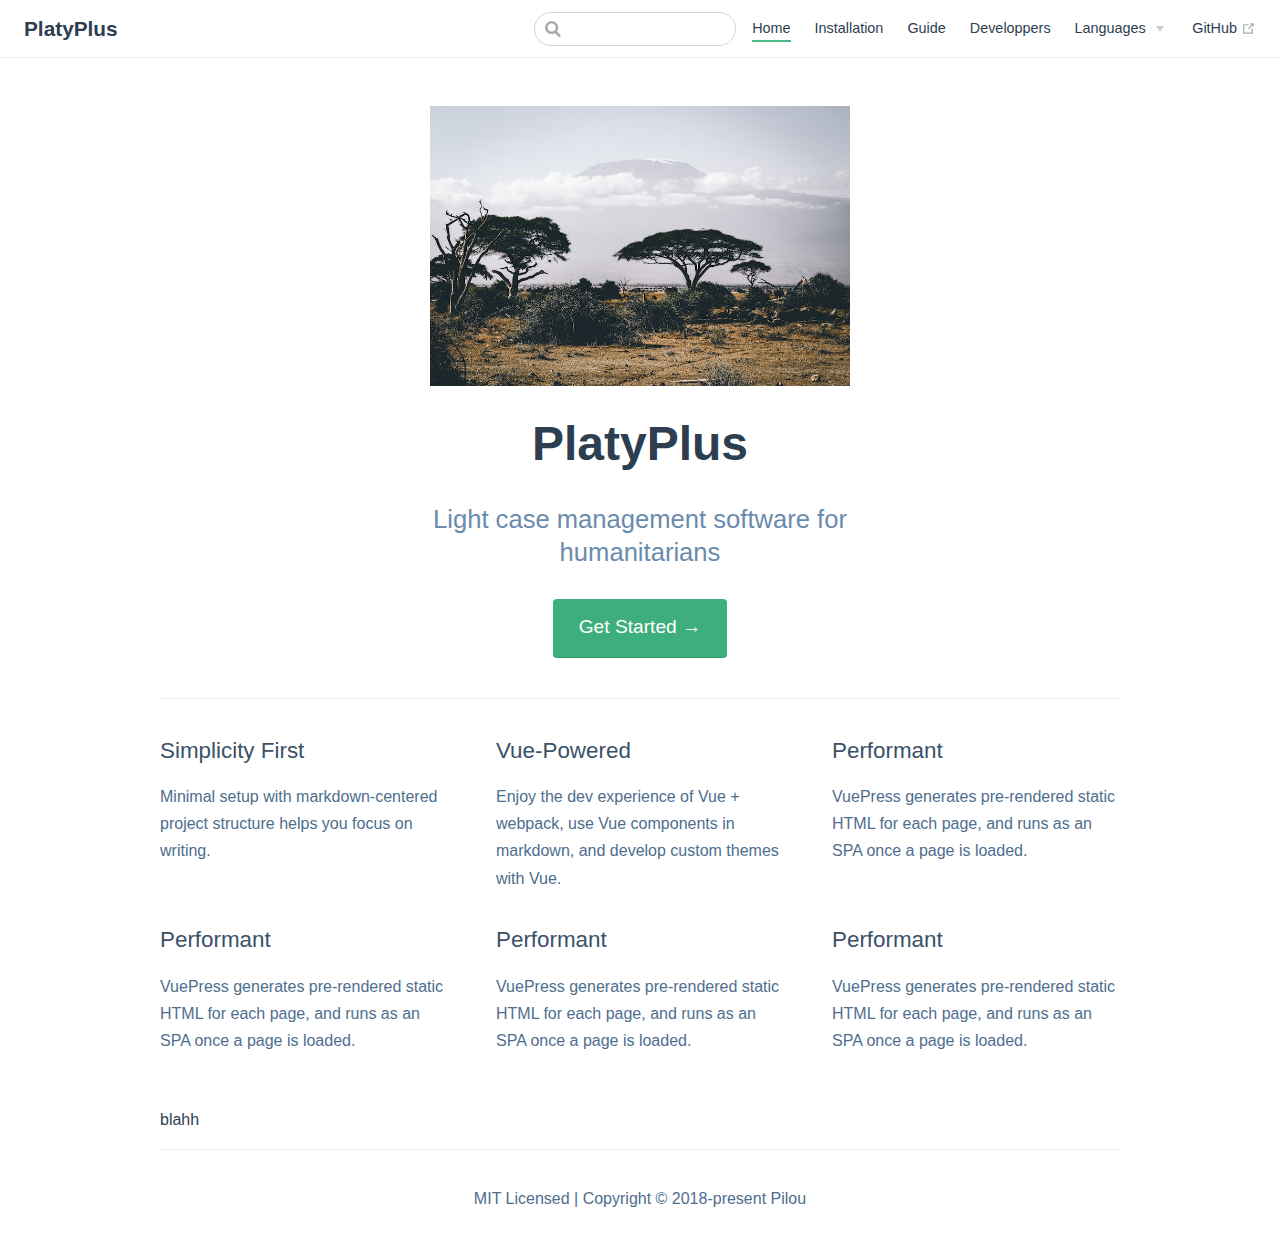
<file: index.html>
<!DOCTYPE html>
<html lang="en-US">
  <head>
    <meta charset="utf-8">
    <meta name="viewport" content="width=device-width,initial-scale=1">
    <title>PlatyPlus</title>
    <meta name="description" content="Platyplus documentation">
    
    <meta name="keywords"><meta content="my SEO keywords">
    <link rel="preload" href="/assets/css/0.styles.4b189ea6.css" as="style"><link rel="preload" href="/assets/js/app.182d53c4.js" as="script"><link rel="preload" href="/assets/js/3.6ce33c1e.js" as="script"><link rel="preload" href="/assets/js/6.6515a4de.js" as="script"><link rel="prefetch" href="/assets/js/10.962658ef.js"><link rel="prefetch" href="/assets/js/11.d2d63bf4.js"><link rel="prefetch" href="/assets/js/12.b4a25540.js"><link rel="prefetch" href="/assets/js/13.57060928.js"><link rel="prefetch" href="/assets/js/14.542d9903.js"><link rel="prefetch" href="/assets/js/15.75240c6d.js"><link rel="prefetch" href="/assets/js/16.a61ce536.js"><link rel="prefetch" href="/assets/js/4.11afba38.js"><link rel="prefetch" href="/assets/js/5.b9f835c3.js"><link rel="prefetch" href="/assets/js/7.262b1d03.js"><link rel="prefetch" href="/assets/js/8.c9618100.js"><link rel="prefetch" href="/assets/js/9.6a427941.js"><link rel="prefetch" href="/assets/js/vendors~docsearch.ecde484d.js">
    <link rel="stylesheet" href="/assets/css/0.styles.4b189ea6.css">
  </head>
  <body>
    <div id="app" data-server-rendered="true"><div class="theme-container no-sidebar"><header class="navbar"><div class="sidebar-button"><svg xmlns="http://www.w3.org/2000/svg" aria-hidden="true" role="img" viewBox="0 0 448 512" class="icon"><path fill="currentColor" d="M436 124H12c-6.627 0-12-5.373-12-12V80c0-6.627 5.373-12 12-12h424c6.627 0 12 5.373 12 12v32c0 6.627-5.373 12-12 12zm0 160H12c-6.627 0-12-5.373-12-12v-32c0-6.627 5.373-12 12-12h424c6.627 0 12 5.373 12 12v32c0 6.627-5.373 12-12 12zm0 160H12c-6.627 0-12-5.373-12-12v-32c0-6.627 5.373-12 12-12h424c6.627 0 12 5.373 12 12v32c0 6.627-5.373 12-12 12z"></path></svg></div> <a href="/" class="home-link router-link-exact-active router-link-active"><!----> <span class="site-name">PlatyPlus</span></a> <div class="links"><form id="search-form" role="search" class="algolia-search-wrapper search-box"><input id="algolia-search-input" class="search-query"></form> <nav class="nav-links can-hide"><div class="nav-item"><a href="/" class="nav-link router-link-exact-active router-link-active">Home</a></div><div class="nav-item"><a href="/installation/" class="nav-link">Installation</a></div><div class="nav-item"><a href="/guide/" class="nav-link">Guide</a></div><div class="nav-item"><a href="/dev/" class="nav-link">Developpers</a></div><div class="nav-item"><div class="dropdown-wrapper"><a class="dropdown-title"><span class="title">Languages</span> <span class="arrow right"></span></a> <ul class="nav-dropdown" style="display:none;"><li class="dropdown-item"><!----> <a href="/" class="nav-link router-link-exact-active router-link-active">English</a></li><li class="dropdown-item"><!----> <a href="/fr/" class="nav-link">Français</a></li></ul></div></div> <a href="https://github.com/platyplus/platyplus" target="_blank" rel="noopener noreferrer" class="repo-link">
    GitHub
    <svg xmlns="http://www.w3.org/2000/svg" aria-hidden="true" x="0px" y="0px" viewBox="0 0 100 100" width="15" height="15" class="icon outbound"><path fill="currentColor" d="M18.8,85.1h56l0,0c2.2,0,4-1.8,4-4v-32h-8v28h-48v-48h28v-8h-32l0,0c-2.2,0-4,1.8-4,4v56C14.8,83.3,16.6,85.1,18.8,85.1z"></path> <polygon fill="currentColor" points="45.7,48.7 51.3,54.3 77.2,28.5 77.2,37.2 85.2,37.2 85.2,14.9 62.8,14.9 62.8,22.9 71.5,22.9"></polygon></svg></a></nav></div></header> <div class="sidebar-mask"></div> <aside class="sidebar"><nav class="nav-links"><div class="nav-item"><a href="/" class="nav-link router-link-exact-active router-link-active">Home</a></div><div class="nav-item"><a href="/installation/" class="nav-link">Installation</a></div><div class="nav-item"><a href="/guide/" class="nav-link">Guide</a></div><div class="nav-item"><a href="/dev/" class="nav-link">Developpers</a></div><div class="nav-item"><div class="dropdown-wrapper"><a class="dropdown-title"><span class="title">Languages</span> <span class="arrow right"></span></a> <ul class="nav-dropdown" style="display:none;"><li class="dropdown-item"><!----> <a href="/" class="nav-link router-link-exact-active router-link-active">English</a></li><li class="dropdown-item"><!----> <a href="/fr/" class="nav-link">Français</a></li></ul></div></div> <a href="https://github.com/platyplus/platyplus" target="_blank" rel="noopener noreferrer" class="repo-link">
    GitHub
    <svg xmlns="http://www.w3.org/2000/svg" aria-hidden="true" x="0px" y="0px" viewBox="0 0 100 100" width="15" height="15" class="icon outbound"><path fill="currentColor" d="M18.8,85.1h56l0,0c2.2,0,4-1.8,4-4v-32h-8v28h-48v-48h28v-8h-32l0,0c-2.2,0-4,1.8-4,4v56C14.8,83.3,16.6,85.1,18.8,85.1z"></path> <polygon fill="currentColor" points="45.7,48.7 51.3,54.3 77.2,28.5 77.2,37.2 85.2,37.2 85.2,14.9 62.8,14.9 62.8,22.9 71.5,22.9"></polygon></svg></a></nav>  <ul class="sidebar-links"><li><a href="/" class="active sidebar-link">Home</a></li><li><a href="/installation/" class="sidebar-link">Installation</a></li><li><a href="/guide/" class="sidebar-link">User guide</a></li><li><section class="sidebar-group depth-0"><a href="/dev/" class="sidebar-heading clickable"><span>Developpers</span> <!----></a> <ul class="sidebar-links sidebar-group-items"><li><a href="/dev/installation.html" class="sidebar-link">Installation</a></li><li><a href="/dev/schema.html" class="sidebar-link">Database schema</a></li><li><a href="/dev/store.html" class="sidebar-link">Store</a></li></ul></section></li></ul> </aside> <main aria-labelledby="main-title" class="home"><header class="hero"><img src="hero.jpg" alt="hero"> <h1 id="main-title">PlatyPlus</h1> <p class="description">
      Light case management software for humanitarians
    </p> <p class="action"><a href="/installation/" class="nav-link action-button">Get Started →</a></p></header> <div class="features"><div class="feature"><h2>Simplicity First</h2> <p>Minimal setup with markdown-centered project structure helps you focus on writing.</p></div><div class="feature"><h2>Vue-Powered</h2> <p>Enjoy the dev experience of Vue + webpack, use Vue components in markdown, and develop custom themes with Vue.</p></div><div class="feature"><h2>Performant</h2> <p>VuePress generates pre-rendered static HTML for each page, and runs as an SPA once a page is loaded.</p></div><div class="feature"><h2>Performant</h2> <p>VuePress generates pre-rendered static HTML for each page, and runs as an SPA once a page is loaded.</p></div><div class="feature"><h2>Performant</h2> <p>VuePress generates pre-rendered static HTML for each page, and runs as an SPA once a page is loaded.</p></div><div class="feature"><h2>Performant</h2> <p>VuePress generates pre-rendered static HTML for each page, and runs as an SPA once a page is loaded.</p></div></div> <div class="theme-default-content custom content__default"><p>blahh</p></div> <div class="footer">
    MIT Licensed | Copyright © 2018-present Pilou
  </div></main></div><div class="global-ui"><SWUpdatePopup></SWUpdatePopup><!----></div></div>
    <script src="/assets/js/app.182d53c4.js" defer></script><script src="/assets/js/3.6ce33c1e.js" defer></script><script src="/assets/js/6.6515a4de.js" defer></script>
  </body>
</html>
</file>
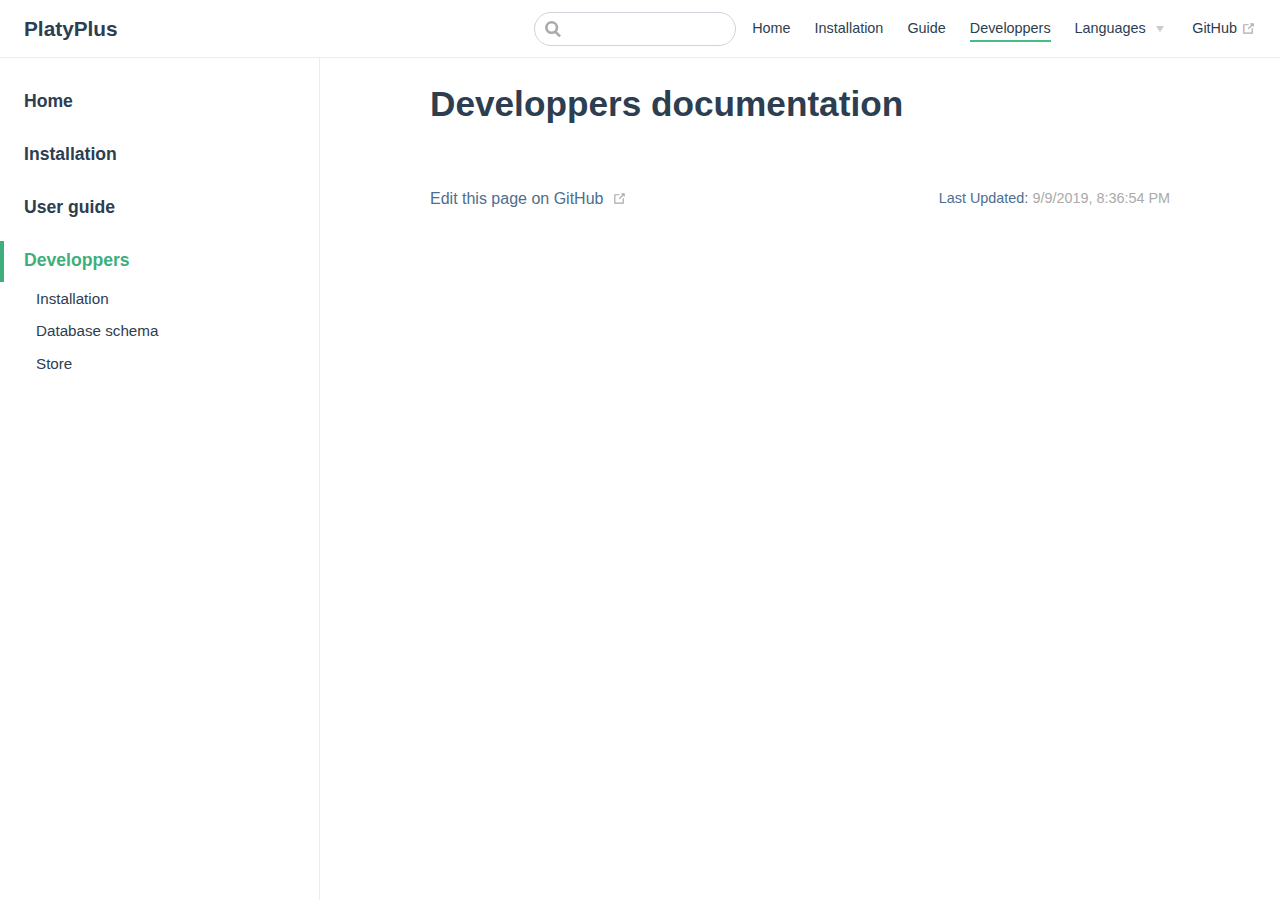
<file: dev/index.html>
<!DOCTYPE html>
<html lang="en-US">
  <head>
    <meta charset="utf-8">
    <meta name="viewport" content="width=device-width,initial-scale=1">
    <title>Developpers | PlatyPlus</title>
    <meta name="description" content="Platyplus documentation">
    
    
    <link rel="preload" href="/assets/css/0.styles.4b189ea6.css" as="style"><link rel="preload" href="/assets/js/app.182d53c4.js" as="script"><link rel="preload" href="/assets/js/3.6ce33c1e.js" as="script"><link rel="preload" href="/assets/js/7.262b1d03.js" as="script"><link rel="prefetch" href="/assets/js/10.962658ef.js"><link rel="prefetch" href="/assets/js/11.d2d63bf4.js"><link rel="prefetch" href="/assets/js/12.b4a25540.js"><link rel="prefetch" href="/assets/js/13.57060928.js"><link rel="prefetch" href="/assets/js/14.542d9903.js"><link rel="prefetch" href="/assets/js/15.75240c6d.js"><link rel="prefetch" href="/assets/js/16.a61ce536.js"><link rel="prefetch" href="/assets/js/4.11afba38.js"><link rel="prefetch" href="/assets/js/5.b9f835c3.js"><link rel="prefetch" href="/assets/js/6.6515a4de.js"><link rel="prefetch" href="/assets/js/8.c9618100.js"><link rel="prefetch" href="/assets/js/9.6a427941.js"><link rel="prefetch" href="/assets/js/vendors~docsearch.ecde484d.js">
    <link rel="stylesheet" href="/assets/css/0.styles.4b189ea6.css">
  </head>
  <body>
    <div id="app" data-server-rendered="true"><div class="theme-container"><header class="navbar"><div class="sidebar-button"><svg xmlns="http://www.w3.org/2000/svg" aria-hidden="true" role="img" viewBox="0 0 448 512" class="icon"><path fill="currentColor" d="M436 124H12c-6.627 0-12-5.373-12-12V80c0-6.627 5.373-12 12-12h424c6.627 0 12 5.373 12 12v32c0 6.627-5.373 12-12 12zm0 160H12c-6.627 0-12-5.373-12-12v-32c0-6.627 5.373-12 12-12h424c6.627 0 12 5.373 12 12v32c0 6.627-5.373 12-12 12zm0 160H12c-6.627 0-12-5.373-12-12v-32c0-6.627 5.373-12 12-12h424c6.627 0 12 5.373 12 12v32c0 6.627-5.373 12-12 12z"></path></svg></div> <a href="/" class="home-link router-link-active"><!----> <span class="site-name">PlatyPlus</span></a> <div class="links"><form id="search-form" role="search" class="algolia-search-wrapper search-box"><input id="algolia-search-input" class="search-query"></form> <nav class="nav-links can-hide"><div class="nav-item"><a href="/" class="nav-link">Home</a></div><div class="nav-item"><a href="/installation/" class="nav-link">Installation</a></div><div class="nav-item"><a href="/guide/" class="nav-link">Guide</a></div><div class="nav-item"><a href="/dev/" class="nav-link router-link-exact-active router-link-active">Developpers</a></div><div class="nav-item"><div class="dropdown-wrapper"><a class="dropdown-title"><span class="title">Languages</span> <span class="arrow right"></span></a> <ul class="nav-dropdown" style="display:none;"><li class="dropdown-item"><!----> <a href="/dev/" class="nav-link router-link-exact-active router-link-active">English</a></li><li class="dropdown-item"><!----> <a href="/fr/dev/" class="nav-link">Français</a></li></ul></div></div> <a href="https://github.com/platyplus/platyplus" target="_blank" rel="noopener noreferrer" class="repo-link">
    GitHub
    <svg xmlns="http://www.w3.org/2000/svg" aria-hidden="true" x="0px" y="0px" viewBox="0 0 100 100" width="15" height="15" class="icon outbound"><path fill="currentColor" d="M18.8,85.1h56l0,0c2.2,0,4-1.8,4-4v-32h-8v28h-48v-48h28v-8h-32l0,0c-2.2,0-4,1.8-4,4v56C14.8,83.3,16.6,85.1,18.8,85.1z"></path> <polygon fill="currentColor" points="45.7,48.7 51.3,54.3 77.2,28.5 77.2,37.2 85.2,37.2 85.2,14.9 62.8,14.9 62.8,22.9 71.5,22.9"></polygon></svg></a></nav></div></header> <div class="sidebar-mask"></div> <aside class="sidebar"><nav class="nav-links"><div class="nav-item"><a href="/" class="nav-link">Home</a></div><div class="nav-item"><a href="/installation/" class="nav-link">Installation</a></div><div class="nav-item"><a href="/guide/" class="nav-link">Guide</a></div><div class="nav-item"><a href="/dev/" class="nav-link router-link-exact-active router-link-active">Developpers</a></div><div class="nav-item"><div class="dropdown-wrapper"><a class="dropdown-title"><span class="title">Languages</span> <span class="arrow right"></span></a> <ul class="nav-dropdown" style="display:none;"><li class="dropdown-item"><!----> <a href="/dev/" class="nav-link router-link-exact-active router-link-active">English</a></li><li class="dropdown-item"><!----> <a href="/fr/dev/" class="nav-link">Français</a></li></ul></div></div> <a href="https://github.com/platyplus/platyplus" target="_blank" rel="noopener noreferrer" class="repo-link">
    GitHub
    <svg xmlns="http://www.w3.org/2000/svg" aria-hidden="true" x="0px" y="0px" viewBox="0 0 100 100" width="15" height="15" class="icon outbound"><path fill="currentColor" d="M18.8,85.1h56l0,0c2.2,0,4-1.8,4-4v-32h-8v28h-48v-48h28v-8h-32l0,0c-2.2,0-4,1.8-4,4v56C14.8,83.3,16.6,85.1,18.8,85.1z"></path> <polygon fill="currentColor" points="45.7,48.7 51.3,54.3 77.2,28.5 77.2,37.2 85.2,37.2 85.2,14.9 62.8,14.9 62.8,22.9 71.5,22.9"></polygon></svg></a></nav>  <ul class="sidebar-links"><li><a href="/" class="sidebar-link">Home</a></li><li><a href="/installation/" class="sidebar-link">Installation</a></li><li><a href="/guide/" class="sidebar-link">User guide</a></li><li><section class="sidebar-group depth-0"><a href="/dev/" class="sidebar-heading clickable router-link-exact-active router-link-active active"><span>Developpers</span> <!----></a> <ul class="sidebar-links sidebar-group-items"><li><a href="/dev/installation.html" class="sidebar-link">Installation</a></li><li><a href="/dev/schema.html" class="sidebar-link">Database schema</a></li><li><a href="/dev/store.html" class="sidebar-link">Store</a></li></ul></section></li></ul> </aside> <main class="page"> <div class="theme-default-content content__default"><h1 id="developpers-documentation"><a href="#developpers-documentation" aria-hidden="true" class="header-anchor">#</a> Developpers documentation</h1></div> <footer class="page-edit"><div class="edit-link"><a href="https://github.com/platyplus/platyplus/edit/master/docs/dev/README.md" target="_blank" rel="noopener noreferrer">Edit this page on GitHub</a> <svg xmlns="http://www.w3.org/2000/svg" aria-hidden="true" x="0px" y="0px" viewBox="0 0 100 100" width="15" height="15" class="icon outbound"><path fill="currentColor" d="M18.8,85.1h56l0,0c2.2,0,4-1.8,4-4v-32h-8v28h-48v-48h28v-8h-32l0,0c-2.2,0-4,1.8-4,4v56C14.8,83.3,16.6,85.1,18.8,85.1z"></path> <polygon fill="currentColor" points="45.7,48.7 51.3,54.3 77.2,28.5 77.2,37.2 85.2,37.2 85.2,14.9 62.8,14.9 62.8,22.9 71.5,22.9"></polygon></svg></div> <div class="last-updated"><span class="prefix">Last Updated: </span> <span class="time">9/9/2019, 8:36:54 PM</span></div></footer> <!----> </main></div><div class="global-ui"><SWUpdatePopup></SWUpdatePopup><!----></div></div>
    <script src="/assets/js/app.182d53c4.js" defer></script><script src="/assets/js/3.6ce33c1e.js" defer></script><script src="/assets/js/7.262b1d03.js" defer></script>
  </body>
</html>
</file>
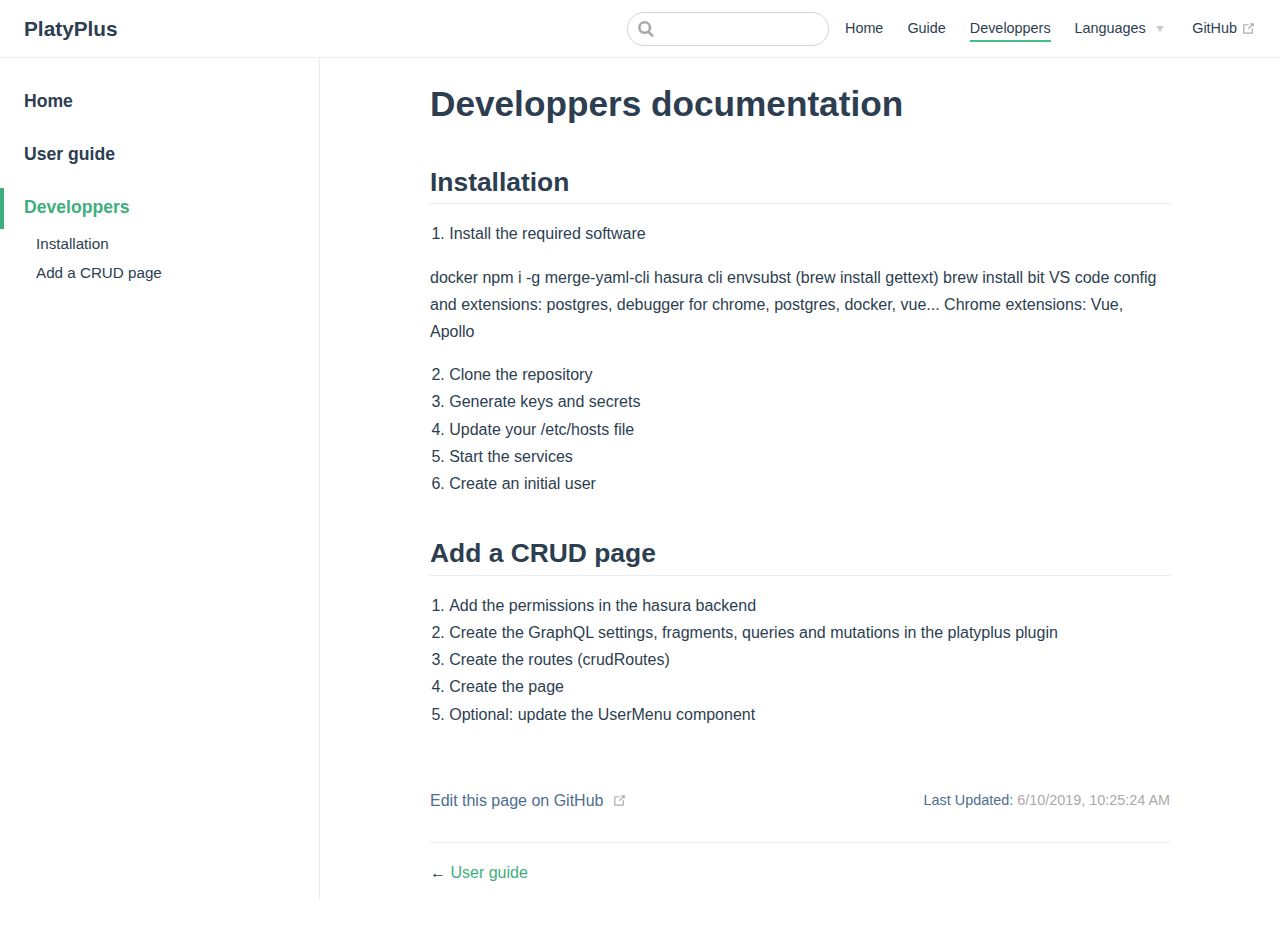
<file: developpers/index.html>
<!DOCTYPE html>
<html lang="en-US">
  <head>
    <meta charset="utf-8">
    <meta name="viewport" content="width=device-width,initial-scale=1">
    <title>Developpers | PlatyPlus</title>
    <meta name="description" content="Platyplus documentation">
    
    
    <link rel="preload" href="/assets/css/0.styles.9b1616df.css" as="style"><link rel="preload" href="/assets/js/app.f4e1cf6b.js" as="script"><link rel="preload" href="/assets/js/3.d8875d9e.js" as="script"><link rel="preload" href="/assets/js/7.95c368e9.js" as="script"><link rel="prefetch" href="/assets/js/10.ffbf8541.js"><link rel="prefetch" href="/assets/js/11.b8af6c1b.js"><link rel="prefetch" href="/assets/js/12.ef36da34.js"><link rel="prefetch" href="/assets/js/13.372e3d40.js"><link rel="prefetch" href="/assets/js/4.959b20b7.js"><link rel="prefetch" href="/assets/js/5.e12ce3e3.js"><link rel="prefetch" href="/assets/js/6.3548701e.js"><link rel="prefetch" href="/assets/js/8.7ee9b8b1.js"><link rel="prefetch" href="/assets/js/9.7263699d.js"><link rel="prefetch" href="/assets/js/vendors~docsearch.365e4674.js">
    <link rel="stylesheet" href="/assets/css/0.styles.9b1616df.css">
  </head>
  <body>
    <div id="app" data-server-rendered="true"><div class="theme-container"><header class="navbar"><div class="sidebar-button"><svg xmlns="http://www.w3.org/2000/svg" aria-hidden="true" role="img" viewBox="0 0 448 512" class="icon"><path fill="currentColor" d="M436 124H12c-6.627 0-12-5.373-12-12V80c0-6.627 5.373-12 12-12h424c6.627 0 12 5.373 12 12v32c0 6.627-5.373 12-12 12zm0 160H12c-6.627 0-12-5.373-12-12v-32c0-6.627 5.373-12 12-12h424c6.627 0 12 5.373 12 12v32c0 6.627-5.373 12-12 12zm0 160H12c-6.627 0-12-5.373-12-12v-32c0-6.627 5.373-12 12-12h424c6.627 0 12 5.373 12 12v32c0 6.627-5.373 12-12 12z"></path></svg></div> <a href="/" class="home-link router-link-active"><!----> <span class="site-name">PlatyPlus</span></a> <div class="links"><form id="search-form" role="search" class="algolia-search-wrapper search-box"><input id="algolia-search-input" class="search-query"></form> <nav class="nav-links can-hide"><div class="nav-item"><a href="/" class="nav-link">Home</a></div><div class="nav-item"><a href="/guide/" class="nav-link">Guide</a></div><div class="nav-item"><a href="/developpers/" class="nav-link router-link-exact-active router-link-active">Developpers</a></div><div class="nav-item"><div class="dropdown-wrapper"><a class="dropdown-title"><span class="title">Languages</span> <span class="arrow right"></span></a> <ul class="nav-dropdown" style="display:none;"><li class="dropdown-item"><!----> <a href="/developpers/" class="nav-link router-link-exact-active router-link-active">English</a></li><li class="dropdown-item"><!----> <a href="/fr/developpers/" class="nav-link">Français</a></li></ul></div></div> <a href="https://github.com/platyplus/platyplus" target="_blank" rel="noopener noreferrer" class="repo-link">
    GitHub
    <svg xmlns="http://www.w3.org/2000/svg" aria-hidden="true" x="0px" y="0px" viewBox="0 0 100 100" width="15" height="15" class="icon outbound"><path fill="currentColor" d="M18.8,85.1h56l0,0c2.2,0,4-1.8,4-4v-32h-8v28h-48v-48h28v-8h-32l0,0c-2.2,0-4,1.8-4,4v56C14.8,83.3,16.6,85.1,18.8,85.1z"></path> <polygon fill="currentColor" points="45.7,48.7 51.3,54.3 77.2,28.5 77.2,37.2 85.2,37.2 85.2,14.9 62.8,14.9 62.8,22.9 71.5,22.9"></polygon></svg></a></nav></div></header> <div class="sidebar-mask"></div> <aside class="sidebar"><nav class="nav-links"><div class="nav-item"><a href="/" class="nav-link">Home</a></div><div class="nav-item"><a href="/guide/" class="nav-link">Guide</a></div><div class="nav-item"><a href="/developpers/" class="nav-link router-link-exact-active router-link-active">Developpers</a></div><div class="nav-item"><div class="dropdown-wrapper"><a class="dropdown-title"><span class="title">Languages</span> <span class="arrow right"></span></a> <ul class="nav-dropdown" style="display:none;"><li class="dropdown-item"><!----> <a href="/developpers/" class="nav-link router-link-exact-active router-link-active">English</a></li><li class="dropdown-item"><!----> <a href="/fr/developpers/" class="nav-link">Français</a></li></ul></div></div> <a href="https://github.com/platyplus/platyplus" target="_blank" rel="noopener noreferrer" class="repo-link">
    GitHub
    <svg xmlns="http://www.w3.org/2000/svg" aria-hidden="true" x="0px" y="0px" viewBox="0 0 100 100" width="15" height="15" class="icon outbound"><path fill="currentColor" d="M18.8,85.1h56l0,0c2.2,0,4-1.8,4-4v-32h-8v28h-48v-48h28v-8h-32l0,0c-2.2,0-4,1.8-4,4v56C14.8,83.3,16.6,85.1,18.8,85.1z"></path> <polygon fill="currentColor" points="45.7,48.7 51.3,54.3 77.2,28.5 77.2,37.2 85.2,37.2 85.2,14.9 62.8,14.9 62.8,22.9 71.5,22.9"></polygon></svg></a></nav>  <ul class="sidebar-links"><li><a href="/" class="sidebar-link">Home</a></li><li><a href="/guide/" class="sidebar-link">User guide</a></li><li><a href="/developpers/" class="active sidebar-link">Developpers</a><ul class="sidebar-sub-headers"><li class="sidebar-sub-header"><a href="/developpers/#installation" class="sidebar-link">Installation</a></li><li class="sidebar-sub-header"><a href="/developpers/#add-a-crud-page" class="sidebar-link">Add a CRUD page</a></li></ul></li></ul> </aside> <main class="page"> <div class="theme-default-content content__default"><h1 id="developpers-documentation"><a href="#developpers-documentation" aria-hidden="true" class="header-anchor">#</a> Developpers documentation</h1> <h2 id="installation"><a href="#installation" aria-hidden="true" class="header-anchor">#</a> Installation</h2> <ol><li>Install the required software</li></ol> <p>docker
npm i -g merge-yaml-cli
hasura cli
envsubst (brew install gettext)
brew install bit
VS code config and extensions: postgres, debugger for chrome, postgres, docker, vue...
Chrome extensions: Vue, Apollo</p> <ol start="2"><li>Clone the repository</li> <li>Generate keys and secrets</li> <li>Update your /etc/hosts file</li> <li>Start the services</li> <li>Create an initial user</li></ol> <h2 id="add-a-crud-page"><a href="#add-a-crud-page" aria-hidden="true" class="header-anchor">#</a> Add a CRUD page</h2> <ol><li>Add the permissions in the hasura backend</li> <li>Create the GraphQL settings, fragments, queries and mutations in the platyplus plugin</li> <li>Create the routes (crudRoutes)</li> <li>Create the page</li> <li>Optional: update the UserMenu component</li></ol></div> <footer class="page-edit"><div class="edit-link"><a href="https://github.com/platyplus/platyplus/edit/master/docs/developpers/README.md" target="_blank" rel="noopener noreferrer">Edit this page on GitHub</a> <svg xmlns="http://www.w3.org/2000/svg" aria-hidden="true" x="0px" y="0px" viewBox="0 0 100 100" width="15" height="15" class="icon outbound"><path fill="currentColor" d="M18.8,85.1h56l0,0c2.2,0,4-1.8,4-4v-32h-8v28h-48v-48h28v-8h-32l0,0c-2.2,0-4,1.8-4,4v56C14.8,83.3,16.6,85.1,18.8,85.1z"></path> <polygon fill="currentColor" points="45.7,48.7 51.3,54.3 77.2,28.5 77.2,37.2 85.2,37.2 85.2,14.9 62.8,14.9 62.8,22.9 71.5,22.9"></polygon></svg></div> <div class="last-updated"><span class="prefix">Last Updated: </span> <span class="time">6/10/2019, 10:25:24 AM</span></div></footer> <div class="page-nav"><p class="inner"><span class="prev">
        ←
        <a href="/guide/" class="prev">
          User guide
        </a></span> <!----></p></div> </main></div><div class="global-ui"><SWUpdatePopup></SWUpdatePopup><!----></div></div>
    <script src="/assets/js/app.f4e1cf6b.js" defer></script><script src="/assets/js/3.d8875d9e.js" defer></script><script src="/assets/js/7.95c368e9.js" defer></script>
  </body>
</html>
</file>
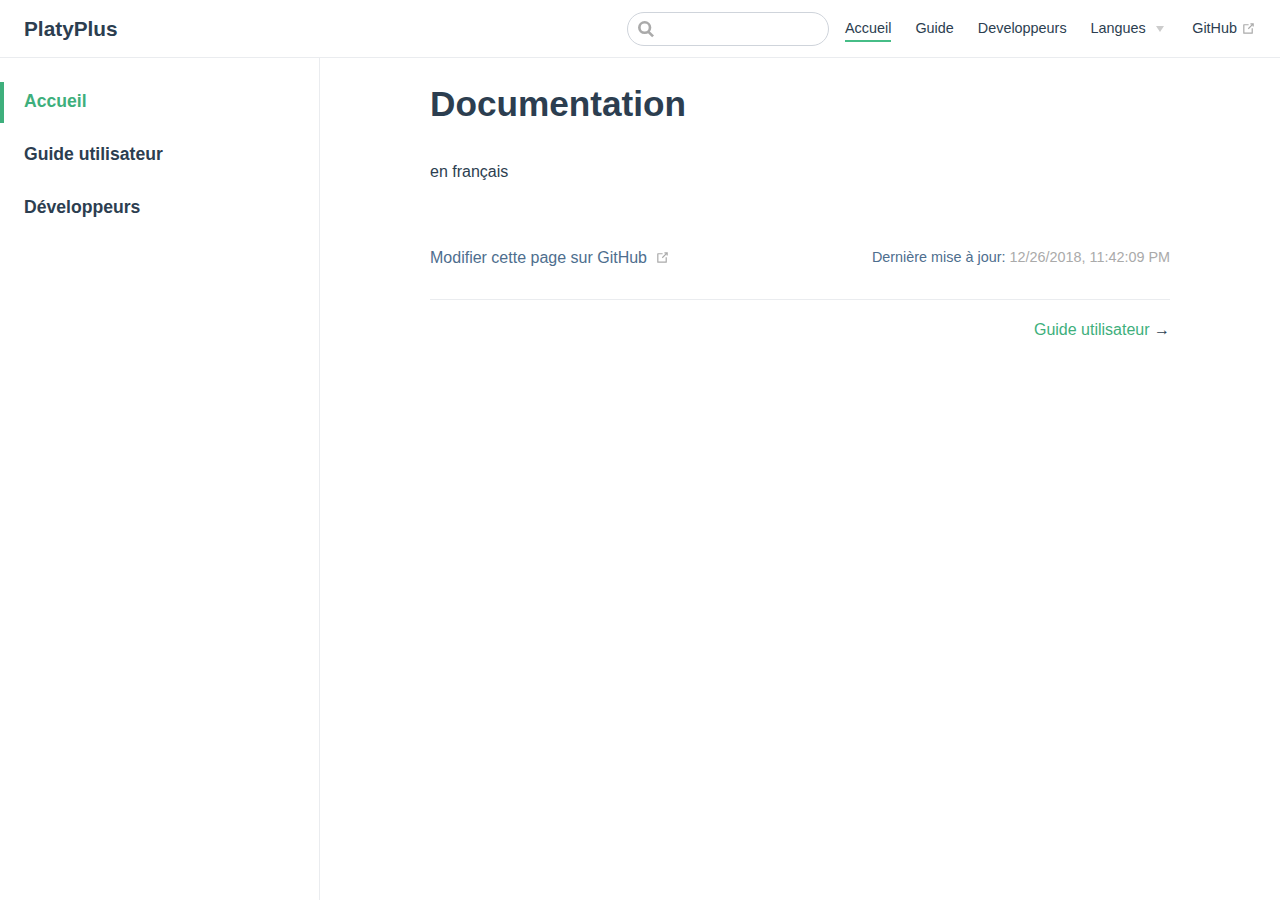
<file: fr/index.html>
<!DOCTYPE html>
<html lang="fr-FR">
  <head>
    <meta charset="utf-8">
    <meta name="viewport" content="width=device-width,initial-scale=1">
    <title>Accueil | PlatyPlus</title>
    <meta name="description" content="Documentation de Platyplu">
    
    
    <link rel="preload" href="/assets/css/0.styles.4b189ea6.css" as="style"><link rel="preload" href="/assets/js/app.182d53c4.js" as="script"><link rel="preload" href="/assets/js/3.6ce33c1e.js" as="script"><link rel="preload" href="/assets/js/11.d2d63bf4.js" as="script"><link rel="prefetch" href="/assets/js/10.962658ef.js"><link rel="prefetch" href="/assets/js/12.b4a25540.js"><link rel="prefetch" href="/assets/js/13.57060928.js"><link rel="prefetch" href="/assets/js/14.542d9903.js"><link rel="prefetch" href="/assets/js/15.75240c6d.js"><link rel="prefetch" href="/assets/js/16.a61ce536.js"><link rel="prefetch" href="/assets/js/4.11afba38.js"><link rel="prefetch" href="/assets/js/5.b9f835c3.js"><link rel="prefetch" href="/assets/js/6.6515a4de.js"><link rel="prefetch" href="/assets/js/7.262b1d03.js"><link rel="prefetch" href="/assets/js/8.c9618100.js"><link rel="prefetch" href="/assets/js/9.6a427941.js"><link rel="prefetch" href="/assets/js/vendors~docsearch.ecde484d.js">
    <link rel="stylesheet" href="/assets/css/0.styles.4b189ea6.css">
  </head>
  <body>
    <div id="app" data-server-rendered="true"><div class="theme-container"><header class="navbar"><div class="sidebar-button"><svg xmlns="http://www.w3.org/2000/svg" aria-hidden="true" role="img" viewBox="0 0 448 512" class="icon"><path fill="currentColor" d="M436 124H12c-6.627 0-12-5.373-12-12V80c0-6.627 5.373-12 12-12h424c6.627 0 12 5.373 12 12v32c0 6.627-5.373 12-12 12zm0 160H12c-6.627 0-12-5.373-12-12v-32c0-6.627 5.373-12 12-12h424c6.627 0 12 5.373 12 12v32c0 6.627-5.373 12-12 12zm0 160H12c-6.627 0-12-5.373-12-12v-32c0-6.627 5.373-12 12-12h424c6.627 0 12 5.373 12 12v32c0 6.627-5.373 12-12 12z"></path></svg></div> <a href="/fr/" class="home-link router-link-exact-active router-link-active"><!----> <span class="site-name">PlatyPlus</span></a> <div class="links"><form id="search-form" role="search" class="algolia-search-wrapper search-box"><input id="algolia-search-input" class="search-query"></form> <nav class="nav-links can-hide"><div class="nav-item"><a href="/fr/" class="nav-link router-link-exact-active router-link-active">Accueil</a></div><div class="nav-item"><a href="/fr/guide/" class="nav-link">Guide</a></div><div class="nav-item"><a href="/fr/dev/" class="nav-link">Developpeurs</a></div><div class="nav-item"><div class="dropdown-wrapper"><a class="dropdown-title"><span class="title">Langues</span> <span class="arrow right"></span></a> <ul class="nav-dropdown" style="display:none;"><li class="dropdown-item"><!----> <a href="/" class="nav-link">English</a></li><li class="dropdown-item"><!----> <a href="/fr/" class="nav-link router-link-exact-active router-link-active">Français</a></li></ul></div></div> <a href="https://github.com/platyplus/platyplus" target="_blank" rel="noopener noreferrer" class="repo-link">
    GitHub
    <svg xmlns="http://www.w3.org/2000/svg" aria-hidden="true" x="0px" y="0px" viewBox="0 0 100 100" width="15" height="15" class="icon outbound"><path fill="currentColor" d="M18.8,85.1h56l0,0c2.2,0,4-1.8,4-4v-32h-8v28h-48v-48h28v-8h-32l0,0c-2.2,0-4,1.8-4,4v56C14.8,83.3,16.6,85.1,18.8,85.1z"></path> <polygon fill="currentColor" points="45.7,48.7 51.3,54.3 77.2,28.5 77.2,37.2 85.2,37.2 85.2,14.9 62.8,14.9 62.8,22.9 71.5,22.9"></polygon></svg></a></nav></div></header> <div class="sidebar-mask"></div> <aside class="sidebar"><nav class="nav-links"><div class="nav-item"><a href="/fr/" class="nav-link router-link-exact-active router-link-active">Accueil</a></div><div class="nav-item"><a href="/fr/guide/" class="nav-link">Guide</a></div><div class="nav-item"><a href="/fr/dev/" class="nav-link">Developpeurs</a></div><div class="nav-item"><div class="dropdown-wrapper"><a class="dropdown-title"><span class="title">Langues</span> <span class="arrow right"></span></a> <ul class="nav-dropdown" style="display:none;"><li class="dropdown-item"><!----> <a href="/" class="nav-link">English</a></li><li class="dropdown-item"><!----> <a href="/fr/" class="nav-link router-link-exact-active router-link-active">Français</a></li></ul></div></div> <a href="https://github.com/platyplus/platyplus" target="_blank" rel="noopener noreferrer" class="repo-link">
    GitHub
    <svg xmlns="http://www.w3.org/2000/svg" aria-hidden="true" x="0px" y="0px" viewBox="0 0 100 100" width="15" height="15" class="icon outbound"><path fill="currentColor" d="M18.8,85.1h56l0,0c2.2,0,4-1.8,4-4v-32h-8v28h-48v-48h28v-8h-32l0,0c-2.2,0-4,1.8-4,4v56C14.8,83.3,16.6,85.1,18.8,85.1z"></path> <polygon fill="currentColor" points="45.7,48.7 51.3,54.3 77.2,28.5 77.2,37.2 85.2,37.2 85.2,14.9 62.8,14.9 62.8,22.9 71.5,22.9"></polygon></svg></a></nav>  <ul class="sidebar-links"><li><a href="/fr/" class="active sidebar-link">Accueil</a></li><li><a href="/fr/guide/" class="sidebar-link">Guide utilisateur</a></li><li><a href="/fr/dev/" class="sidebar-link">Développeurs</a></li></ul> </aside> <main class="page"> <div class="theme-default-content content__default"><h1 id="documentation"><a href="#documentation" aria-hidden="true" class="header-anchor">#</a> Documentation</h1> <p>en français</p></div> <footer class="page-edit"><div class="edit-link"><a href="https://github.com/platyplus/platyplus/edit/master/docs/fr/README.md" target="_blank" rel="noopener noreferrer">Modifier cette page sur GitHub</a> <svg xmlns="http://www.w3.org/2000/svg" aria-hidden="true" x="0px" y="0px" viewBox="0 0 100 100" width="15" height="15" class="icon outbound"><path fill="currentColor" d="M18.8,85.1h56l0,0c2.2,0,4-1.8,4-4v-32h-8v28h-48v-48h28v-8h-32l0,0c-2.2,0-4,1.8-4,4v56C14.8,83.3,16.6,85.1,18.8,85.1z"></path> <polygon fill="currentColor" points="45.7,48.7 51.3,54.3 77.2,28.5 77.2,37.2 85.2,37.2 85.2,14.9 62.8,14.9 62.8,22.9 71.5,22.9"></polygon></svg></div> <div class="last-updated"><span class="prefix">Dernière mise à jour: </span> <span class="time">12/26/2018, 11:42:09 PM</span></div></footer> <div class="page-nav"><p class="inner"><!----> <span class="next"><a href="/fr/guide/">
          Guide utilisateur
        </a>
        →
      </span></p></div> </main></div><div class="global-ui"><SWUpdatePopup></SWUpdatePopup><!----></div></div>
    <script src="/assets/js/app.182d53c4.js" defer></script><script src="/assets/js/3.6ce33c1e.js" defer></script><script src="/assets/js/11.d2d63bf4.js" defer></script>
  </body>
</html>
</file>
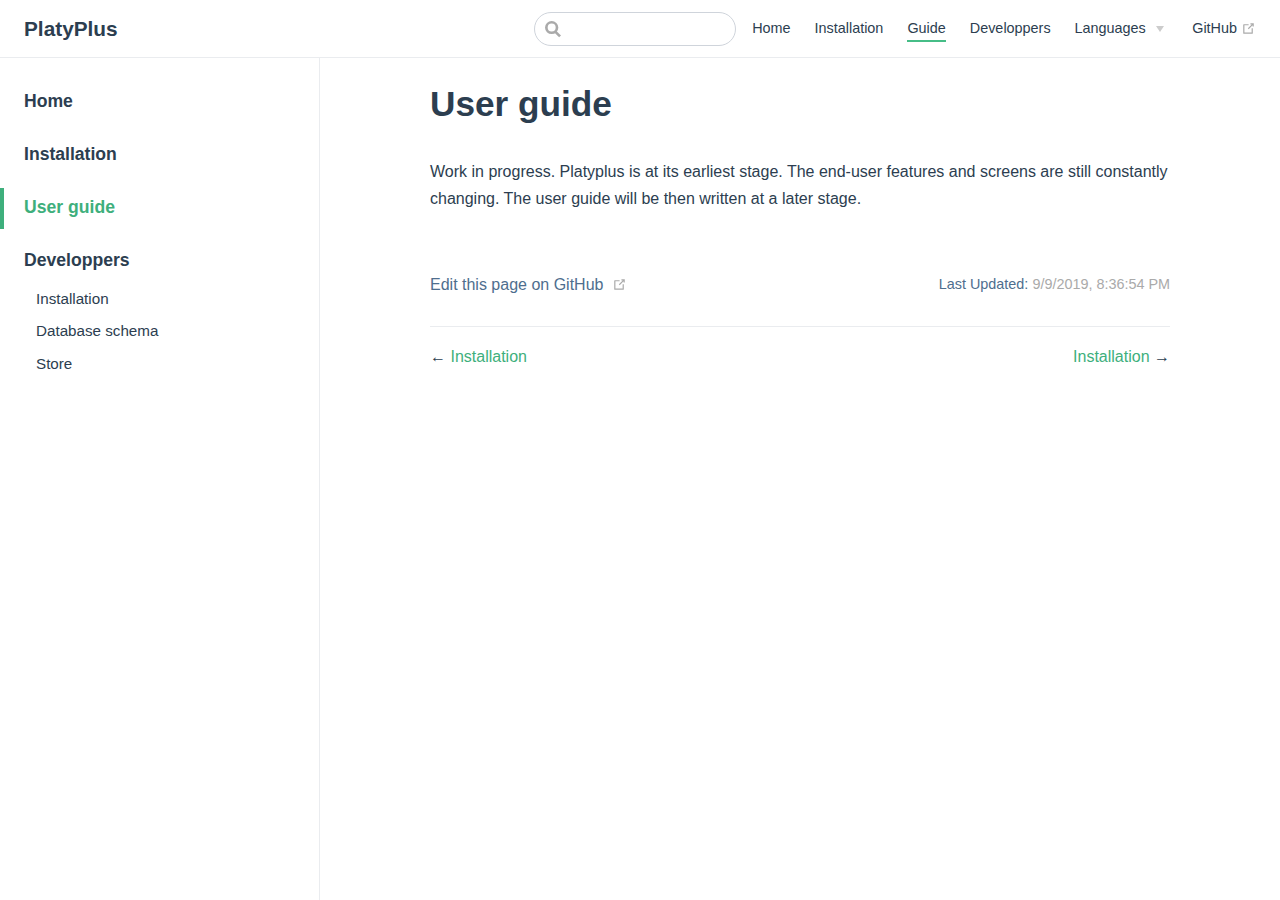
<file: guide/index.html>
<!DOCTYPE html>
<html lang="en-US">
  <head>
    <meta charset="utf-8">
    <meta name="viewport" content="width=device-width,initial-scale=1">
    <title>User guide | PlatyPlus</title>
    <meta name="description" content="Platyplus documentation">
    
    
    <link rel="preload" href="/assets/css/0.styles.4b189ea6.css" as="style"><link rel="preload" href="/assets/js/app.182d53c4.js" as="script"><link rel="preload" href="/assets/js/3.6ce33c1e.js" as="script"><link rel="preload" href="/assets/js/14.542d9903.js" as="script"><link rel="prefetch" href="/assets/js/10.962658ef.js"><link rel="prefetch" href="/assets/js/11.d2d63bf4.js"><link rel="prefetch" href="/assets/js/12.b4a25540.js"><link rel="prefetch" href="/assets/js/13.57060928.js"><link rel="prefetch" href="/assets/js/15.75240c6d.js"><link rel="prefetch" href="/assets/js/16.a61ce536.js"><link rel="prefetch" href="/assets/js/4.11afba38.js"><link rel="prefetch" href="/assets/js/5.b9f835c3.js"><link rel="prefetch" href="/assets/js/6.6515a4de.js"><link rel="prefetch" href="/assets/js/7.262b1d03.js"><link rel="prefetch" href="/assets/js/8.c9618100.js"><link rel="prefetch" href="/assets/js/9.6a427941.js"><link rel="prefetch" href="/assets/js/vendors~docsearch.ecde484d.js">
    <link rel="stylesheet" href="/assets/css/0.styles.4b189ea6.css">
  </head>
  <body>
    <div id="app" data-server-rendered="true"><div class="theme-container"><header class="navbar"><div class="sidebar-button"><svg xmlns="http://www.w3.org/2000/svg" aria-hidden="true" role="img" viewBox="0 0 448 512" class="icon"><path fill="currentColor" d="M436 124H12c-6.627 0-12-5.373-12-12V80c0-6.627 5.373-12 12-12h424c6.627 0 12 5.373 12 12v32c0 6.627-5.373 12-12 12zm0 160H12c-6.627 0-12-5.373-12-12v-32c0-6.627 5.373-12 12-12h424c6.627 0 12 5.373 12 12v32c0 6.627-5.373 12-12 12zm0 160H12c-6.627 0-12-5.373-12-12v-32c0-6.627 5.373-12 12-12h424c6.627 0 12 5.373 12 12v32c0 6.627-5.373 12-12 12z"></path></svg></div> <a href="/" class="home-link router-link-active"><!----> <span class="site-name">PlatyPlus</span></a> <div class="links"><form id="search-form" role="search" class="algolia-search-wrapper search-box"><input id="algolia-search-input" class="search-query"></form> <nav class="nav-links can-hide"><div class="nav-item"><a href="/" class="nav-link">Home</a></div><div class="nav-item"><a href="/installation/" class="nav-link">Installation</a></div><div class="nav-item"><a href="/guide/" class="nav-link router-link-exact-active router-link-active">Guide</a></div><div class="nav-item"><a href="/dev/" class="nav-link">Developpers</a></div><div class="nav-item"><div class="dropdown-wrapper"><a class="dropdown-title"><span class="title">Languages</span> <span class="arrow right"></span></a> <ul class="nav-dropdown" style="display:none;"><li class="dropdown-item"><!----> <a href="/guide/" class="nav-link router-link-exact-active router-link-active">English</a></li><li class="dropdown-item"><!----> <a href="/fr/guide/" class="nav-link">Français</a></li></ul></div></div> <a href="https://github.com/platyplus/platyplus" target="_blank" rel="noopener noreferrer" class="repo-link">
    GitHub
    <svg xmlns="http://www.w3.org/2000/svg" aria-hidden="true" x="0px" y="0px" viewBox="0 0 100 100" width="15" height="15" class="icon outbound"><path fill="currentColor" d="M18.8,85.1h56l0,0c2.2,0,4-1.8,4-4v-32h-8v28h-48v-48h28v-8h-32l0,0c-2.2,0-4,1.8-4,4v56C14.8,83.3,16.6,85.1,18.8,85.1z"></path> <polygon fill="currentColor" points="45.7,48.7 51.3,54.3 77.2,28.5 77.2,37.2 85.2,37.2 85.2,14.9 62.8,14.9 62.8,22.9 71.5,22.9"></polygon></svg></a></nav></div></header> <div class="sidebar-mask"></div> <aside class="sidebar"><nav class="nav-links"><div class="nav-item"><a href="/" class="nav-link">Home</a></div><div class="nav-item"><a href="/installation/" class="nav-link">Installation</a></div><div class="nav-item"><a href="/guide/" class="nav-link router-link-exact-active router-link-active">Guide</a></div><div class="nav-item"><a href="/dev/" class="nav-link">Developpers</a></div><div class="nav-item"><div class="dropdown-wrapper"><a class="dropdown-title"><span class="title">Languages</span> <span class="arrow right"></span></a> <ul class="nav-dropdown" style="display:none;"><li class="dropdown-item"><!----> <a href="/guide/" class="nav-link router-link-exact-active router-link-active">English</a></li><li class="dropdown-item"><!----> <a href="/fr/guide/" class="nav-link">Français</a></li></ul></div></div> <a href="https://github.com/platyplus/platyplus" target="_blank" rel="noopener noreferrer" class="repo-link">
    GitHub
    <svg xmlns="http://www.w3.org/2000/svg" aria-hidden="true" x="0px" y="0px" viewBox="0 0 100 100" width="15" height="15" class="icon outbound"><path fill="currentColor" d="M18.8,85.1h56l0,0c2.2,0,4-1.8,4-4v-32h-8v28h-48v-48h28v-8h-32l0,0c-2.2,0-4,1.8-4,4v56C14.8,83.3,16.6,85.1,18.8,85.1z"></path> <polygon fill="currentColor" points="45.7,48.7 51.3,54.3 77.2,28.5 77.2,37.2 85.2,37.2 85.2,14.9 62.8,14.9 62.8,22.9 71.5,22.9"></polygon></svg></a></nav>  <ul class="sidebar-links"><li><a href="/" class="sidebar-link">Home</a></li><li><a href="/installation/" class="sidebar-link">Installation</a></li><li><a href="/guide/" class="active sidebar-link">User guide</a></li><li><section class="sidebar-group depth-0"><a href="/dev/" class="sidebar-heading clickable"><span>Developpers</span> <!----></a> <ul class="sidebar-links sidebar-group-items"><li><a href="/dev/installation.html" class="sidebar-link">Installation</a></li><li><a href="/dev/schema.html" class="sidebar-link">Database schema</a></li><li><a href="/dev/store.html" class="sidebar-link">Store</a></li></ul></section></li></ul> </aside> <main class="page"> <div class="theme-default-content content__default"><h1 id="user-guide"><a href="#user-guide" aria-hidden="true" class="header-anchor">#</a> User guide</h1> <p>Work in progress. Platyplus is at its earliest stage. The end-user features and screens are still constantly changing. The user guide will be then written at a later stage.</p></div> <footer class="page-edit"><div class="edit-link"><a href="https://github.com/platyplus/platyplus/edit/master/docs/guide/README.md" target="_blank" rel="noopener noreferrer">Edit this page on GitHub</a> <svg xmlns="http://www.w3.org/2000/svg" aria-hidden="true" x="0px" y="0px" viewBox="0 0 100 100" width="15" height="15" class="icon outbound"><path fill="currentColor" d="M18.8,85.1h56l0,0c2.2,0,4-1.8,4-4v-32h-8v28h-48v-48h28v-8h-32l0,0c-2.2,0-4,1.8-4,4v56C14.8,83.3,16.6,85.1,18.8,85.1z"></path> <polygon fill="currentColor" points="45.7,48.7 51.3,54.3 77.2,28.5 77.2,37.2 85.2,37.2 85.2,14.9 62.8,14.9 62.8,22.9 71.5,22.9"></polygon></svg></div> <div class="last-updated"><span class="prefix">Last Updated: </span> <span class="time">9/9/2019, 8:36:54 PM</span></div></footer> <div class="page-nav"><p class="inner"><span class="prev">
        ←
        <a href="/installation/" class="prev">
          Installation
        </a></span> <span class="next"><a href="/dev/installation.html">
          Installation
        </a>
        →
      </span></p></div> </main></div><div class="global-ui"><SWUpdatePopup></SWUpdatePopup><!----></div></div>
    <script src="/assets/js/app.182d53c4.js" defer></script><script src="/assets/js/3.6ce33c1e.js" defer></script><script src="/assets/js/14.542d9903.js" defer></script>
  </body>
</html>
</file>
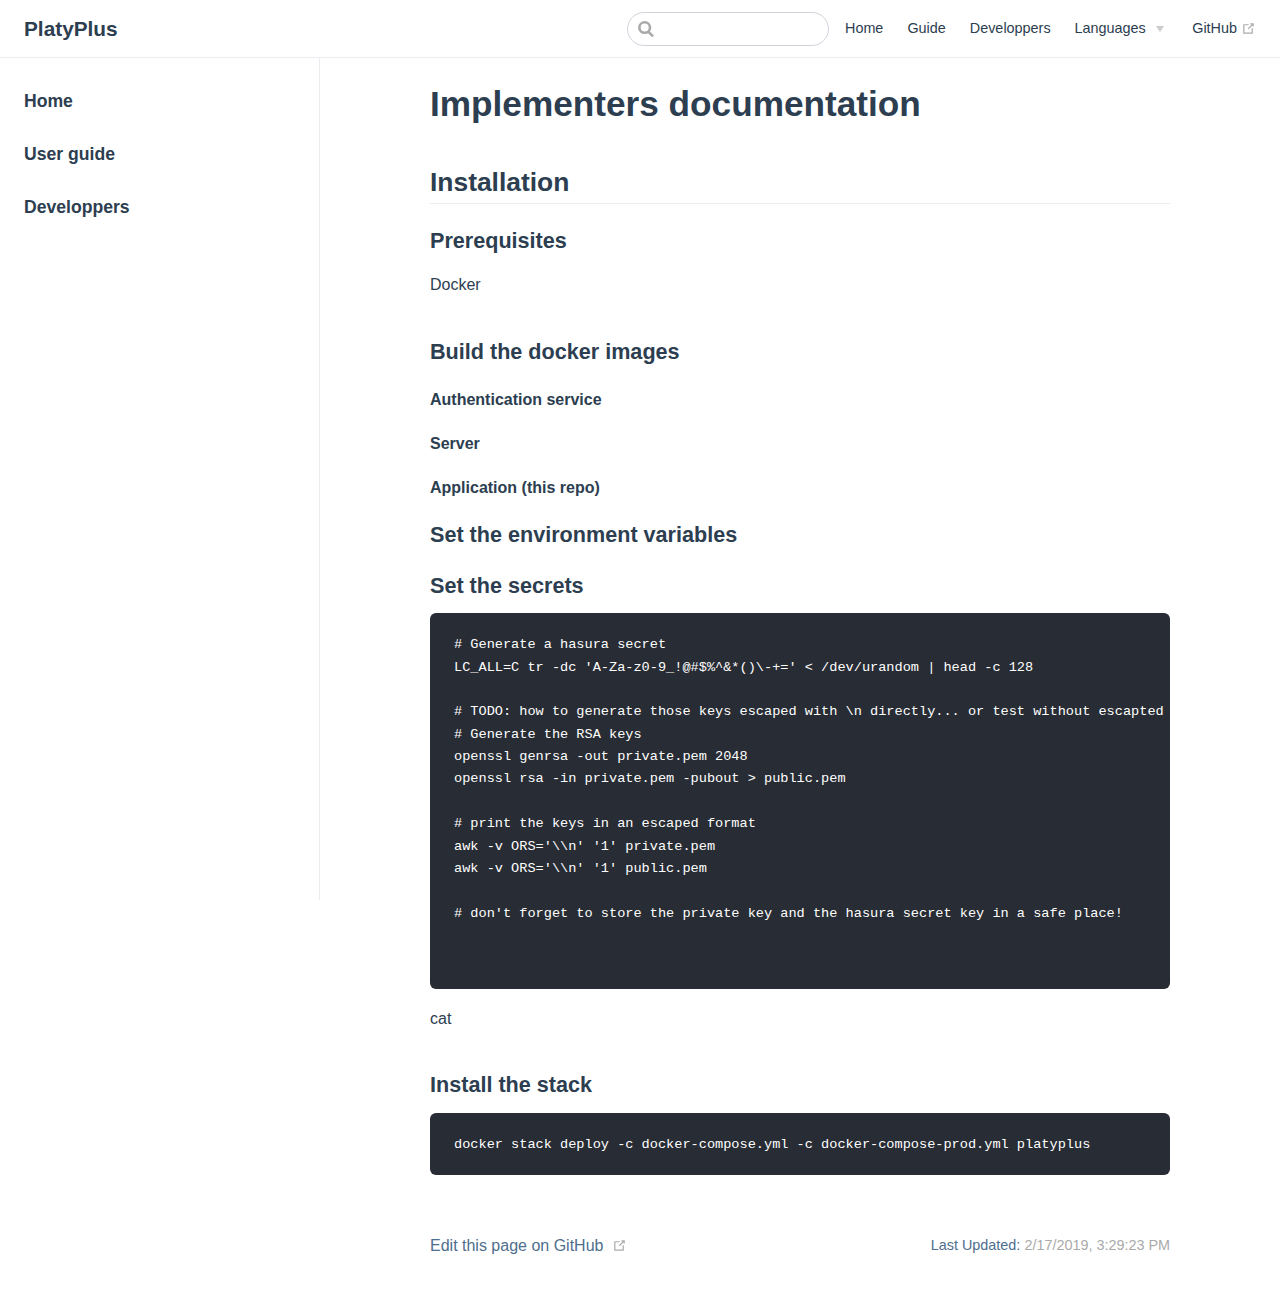
<file: implementers/index.html>
<!DOCTYPE html>
<html lang="en-US">
  <head>
    <meta charset="utf-8">
    <meta name="viewport" content="width=device-width,initial-scale=1">
    <title>Implementers | PlatyPlus</title>
    <meta name="description" content="Platyplus documentation">
    
    
    <link rel="preload" href="/assets/css/0.styles.9b1616df.css" as="style"><link rel="preload" href="/assets/js/app.f4e1cf6b.js" as="script"><link rel="preload" href="/assets/js/3.d8875d9e.js" as="script"><link rel="preload" href="/assets/js/12.ef36da34.js" as="script"><link rel="prefetch" href="/assets/js/10.ffbf8541.js"><link rel="prefetch" href="/assets/js/11.b8af6c1b.js"><link rel="prefetch" href="/assets/js/13.372e3d40.js"><link rel="prefetch" href="/assets/js/4.959b20b7.js"><link rel="prefetch" href="/assets/js/5.e12ce3e3.js"><link rel="prefetch" href="/assets/js/6.3548701e.js"><link rel="prefetch" href="/assets/js/7.95c368e9.js"><link rel="prefetch" href="/assets/js/8.7ee9b8b1.js"><link rel="prefetch" href="/assets/js/9.7263699d.js"><link rel="prefetch" href="/assets/js/vendors~docsearch.365e4674.js">
    <link rel="stylesheet" href="/assets/css/0.styles.9b1616df.css">
  </head>
  <body>
    <div id="app" data-server-rendered="true"><div class="theme-container"><header class="navbar"><div class="sidebar-button"><svg xmlns="http://www.w3.org/2000/svg" aria-hidden="true" role="img" viewBox="0 0 448 512" class="icon"><path fill="currentColor" d="M436 124H12c-6.627 0-12-5.373-12-12V80c0-6.627 5.373-12 12-12h424c6.627 0 12 5.373 12 12v32c0 6.627-5.373 12-12 12zm0 160H12c-6.627 0-12-5.373-12-12v-32c0-6.627 5.373-12 12-12h424c6.627 0 12 5.373 12 12v32c0 6.627-5.373 12-12 12zm0 160H12c-6.627 0-12-5.373-12-12v-32c0-6.627 5.373-12 12-12h424c6.627 0 12 5.373 12 12v32c0 6.627-5.373 12-12 12z"></path></svg></div> <a href="/" class="home-link router-link-active"><!----> <span class="site-name">PlatyPlus</span></a> <div class="links"><form id="search-form" role="search" class="algolia-search-wrapper search-box"><input id="algolia-search-input" class="search-query"></form> <nav class="nav-links can-hide"><div class="nav-item"><a href="/" class="nav-link">Home</a></div><div class="nav-item"><a href="/guide/" class="nav-link">Guide</a></div><div class="nav-item"><a href="/developpers/" class="nav-link">Developpers</a></div><div class="nav-item"><div class="dropdown-wrapper"><a class="dropdown-title"><span class="title">Languages</span> <span class="arrow right"></span></a> <ul class="nav-dropdown" style="display:none;"><li class="dropdown-item"><!----> <a href="/implementers/" class="nav-link router-link-exact-active router-link-active">English</a></li><li class="dropdown-item"><!----> <a href="/fr/" class="nav-link">Français</a></li></ul></div></div> <a href="https://github.com/platyplus/platyplus" target="_blank" rel="noopener noreferrer" class="repo-link">
    GitHub
    <svg xmlns="http://www.w3.org/2000/svg" aria-hidden="true" x="0px" y="0px" viewBox="0 0 100 100" width="15" height="15" class="icon outbound"><path fill="currentColor" d="M18.8,85.1h56l0,0c2.2,0,4-1.8,4-4v-32h-8v28h-48v-48h28v-8h-32l0,0c-2.2,0-4,1.8-4,4v56C14.8,83.3,16.6,85.1,18.8,85.1z"></path> <polygon fill="currentColor" points="45.7,48.7 51.3,54.3 77.2,28.5 77.2,37.2 85.2,37.2 85.2,14.9 62.8,14.9 62.8,22.9 71.5,22.9"></polygon></svg></a></nav></div></header> <div class="sidebar-mask"></div> <aside class="sidebar"><nav class="nav-links"><div class="nav-item"><a href="/" class="nav-link">Home</a></div><div class="nav-item"><a href="/guide/" class="nav-link">Guide</a></div><div class="nav-item"><a href="/developpers/" class="nav-link">Developpers</a></div><div class="nav-item"><div class="dropdown-wrapper"><a class="dropdown-title"><span class="title">Languages</span> <span class="arrow right"></span></a> <ul class="nav-dropdown" style="display:none;"><li class="dropdown-item"><!----> <a href="/implementers/" class="nav-link router-link-exact-active router-link-active">English</a></li><li class="dropdown-item"><!----> <a href="/fr/" class="nav-link">Français</a></li></ul></div></div> <a href="https://github.com/platyplus/platyplus" target="_blank" rel="noopener noreferrer" class="repo-link">
    GitHub
    <svg xmlns="http://www.w3.org/2000/svg" aria-hidden="true" x="0px" y="0px" viewBox="0 0 100 100" width="15" height="15" class="icon outbound"><path fill="currentColor" d="M18.8,85.1h56l0,0c2.2,0,4-1.8,4-4v-32h-8v28h-48v-48h28v-8h-32l0,0c-2.2,0-4,1.8-4,4v56C14.8,83.3,16.6,85.1,18.8,85.1z"></path> <polygon fill="currentColor" points="45.7,48.7 51.3,54.3 77.2,28.5 77.2,37.2 85.2,37.2 85.2,14.9 62.8,14.9 62.8,22.9 71.5,22.9"></polygon></svg></a></nav>  <ul class="sidebar-links"><li><a href="/" class="sidebar-link">Home</a></li><li><a href="/guide/" class="sidebar-link">User guide</a></li><li><a href="/developpers/" class="sidebar-link">Developpers</a></li></ul> </aside> <main class="page"> <div class="theme-default-content content__default"><h1 id="implementers-documentation"><a href="#implementers-documentation" aria-hidden="true" class="header-anchor">#</a> Implementers documentation</h1> <h2 id="installation"><a href="#installation" aria-hidden="true" class="header-anchor">#</a> Installation</h2> <h3 id="prerequisites"><a href="#prerequisites" aria-hidden="true" class="header-anchor">#</a> Prerequisites</h3> <p>Docker</p> <h3 id="build-the-docker-images"><a href="#build-the-docker-images" aria-hidden="true" class="header-anchor">#</a> Build the docker images</h3> <h4 id="authentication-service"><a href="#authentication-service" aria-hidden="true" class="header-anchor">#</a> Authentication service</h4> <h4 id="server"><a href="#server" aria-hidden="true" class="header-anchor">#</a> Server</h4> <h4 id="application-this-repo"><a href="#application-this-repo" aria-hidden="true" class="header-anchor">#</a> Application (this repo)</h4> <h3 id="set-the-environment-variables"><a href="#set-the-environment-variables" aria-hidden="true" class="header-anchor">#</a> Set the environment variables</h3> <h3 id="set-the-secrets"><a href="#set-the-secrets" aria-hidden="true" class="header-anchor">#</a> Set the secrets</h3> <div class="language- extra-class"><pre class="language-text"><code># Generate a hasura secret
LC_ALL=C tr -dc 'A-Za-z0-9_!@#$%^&amp;*()\-+=' &lt; /dev/urandom | head -c 128

# TODO: how to generate those keys escaped with \n directly... or test without escapted in hasura
# Generate the RSA keys
openssl genrsa -out private.pem 2048
openssl rsa -in private.pem -pubout &gt; public.pem

# print the keys in an escaped format
awk -v ORS='\\n' '1' private.pem
awk -v ORS='\\n' '1' public.pem

# don't forget to store the private key and the hasura secret key in a safe place!


</code></pre></div><p>cat</p> <h3 id="install-the-stack"><a href="#install-the-stack" aria-hidden="true" class="header-anchor">#</a> Install the stack</h3> <div class="language- extra-class"><pre class="language-text"><code>docker stack deploy -c docker-compose.yml -c docker-compose-prod.yml platyplus
</code></pre></div></div> <footer class="page-edit"><div class="edit-link"><a href="https://github.com/platyplus/platyplus/edit/master/docs/implementers/README.md" target="_blank" rel="noopener noreferrer">Edit this page on GitHub</a> <svg xmlns="http://www.w3.org/2000/svg" aria-hidden="true" x="0px" y="0px" viewBox="0 0 100 100" width="15" height="15" class="icon outbound"><path fill="currentColor" d="M18.8,85.1h56l0,0c2.2,0,4-1.8,4-4v-32h-8v28h-48v-48h28v-8h-32l0,0c-2.2,0-4,1.8-4,4v56C14.8,83.3,16.6,85.1,18.8,85.1z"></path> <polygon fill="currentColor" points="45.7,48.7 51.3,54.3 77.2,28.5 77.2,37.2 85.2,37.2 85.2,14.9 62.8,14.9 62.8,22.9 71.5,22.9"></polygon></svg></div> <div class="last-updated"><span class="prefix">Last Updated: </span> <span class="time">2/17/2019, 3:29:23 PM</span></div></footer> <!----> </main></div><div class="global-ui"><SWUpdatePopup></SWUpdatePopup><!----></div></div>
    <script src="/assets/js/app.f4e1cf6b.js" defer></script><script src="/assets/js/3.d8875d9e.js" defer></script><script src="/assets/js/12.ef36da34.js" defer></script>
  </body>
</html>
</file>
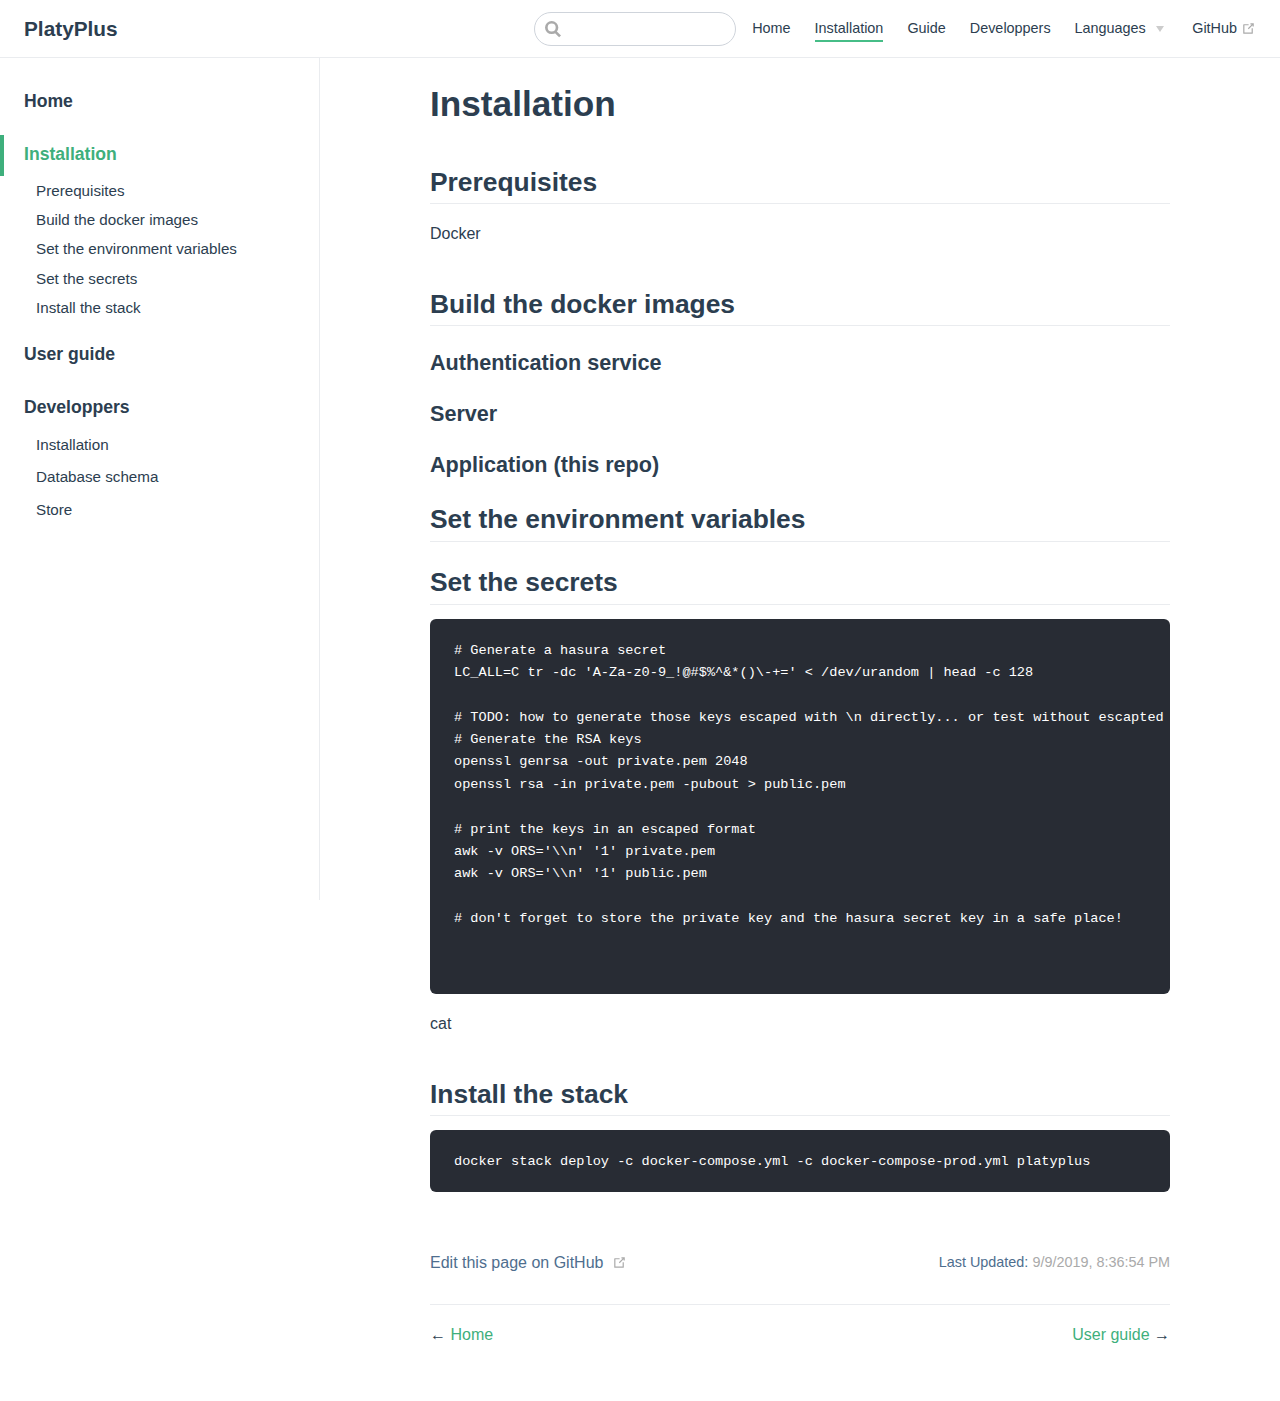
<file: installation/index.html>
<!DOCTYPE html>
<html lang="en-US">
  <head>
    <meta charset="utf-8">
    <meta name="viewport" content="width=device-width,initial-scale=1">
    <title>Installation | PlatyPlus</title>
    <meta name="description" content="Platyplus documentation">
    
    
    <link rel="preload" href="/assets/css/0.styles.4b189ea6.css" as="style"><link rel="preload" href="/assets/js/app.182d53c4.js" as="script"><link rel="preload" href="/assets/js/3.6ce33c1e.js" as="script"><link rel="preload" href="/assets/js/15.75240c6d.js" as="script"><link rel="prefetch" href="/assets/js/10.962658ef.js"><link rel="prefetch" href="/assets/js/11.d2d63bf4.js"><link rel="prefetch" href="/assets/js/12.b4a25540.js"><link rel="prefetch" href="/assets/js/13.57060928.js"><link rel="prefetch" href="/assets/js/14.542d9903.js"><link rel="prefetch" href="/assets/js/16.a61ce536.js"><link rel="prefetch" href="/assets/js/4.11afba38.js"><link rel="prefetch" href="/assets/js/5.b9f835c3.js"><link rel="prefetch" href="/assets/js/6.6515a4de.js"><link rel="prefetch" href="/assets/js/7.262b1d03.js"><link rel="prefetch" href="/assets/js/8.c9618100.js"><link rel="prefetch" href="/assets/js/9.6a427941.js"><link rel="prefetch" href="/assets/js/vendors~docsearch.ecde484d.js">
    <link rel="stylesheet" href="/assets/css/0.styles.4b189ea6.css">
  </head>
  <body>
    <div id="app" data-server-rendered="true"><div class="theme-container"><header class="navbar"><div class="sidebar-button"><svg xmlns="http://www.w3.org/2000/svg" aria-hidden="true" role="img" viewBox="0 0 448 512" class="icon"><path fill="currentColor" d="M436 124H12c-6.627 0-12-5.373-12-12V80c0-6.627 5.373-12 12-12h424c6.627 0 12 5.373 12 12v32c0 6.627-5.373 12-12 12zm0 160H12c-6.627 0-12-5.373-12-12v-32c0-6.627 5.373-12 12-12h424c6.627 0 12 5.373 12 12v32c0 6.627-5.373 12-12 12zm0 160H12c-6.627 0-12-5.373-12-12v-32c0-6.627 5.373-12 12-12h424c6.627 0 12 5.373 12 12v32c0 6.627-5.373 12-12 12z"></path></svg></div> <a href="/" class="home-link router-link-active"><!----> <span class="site-name">PlatyPlus</span></a> <div class="links"><form id="search-form" role="search" class="algolia-search-wrapper search-box"><input id="algolia-search-input" class="search-query"></form> <nav class="nav-links can-hide"><div class="nav-item"><a href="/" class="nav-link">Home</a></div><div class="nav-item"><a href="/installation/" class="nav-link router-link-exact-active router-link-active">Installation</a></div><div class="nav-item"><a href="/guide/" class="nav-link">Guide</a></div><div class="nav-item"><a href="/dev/" class="nav-link">Developpers</a></div><div class="nav-item"><div class="dropdown-wrapper"><a class="dropdown-title"><span class="title">Languages</span> <span class="arrow right"></span></a> <ul class="nav-dropdown" style="display:none;"><li class="dropdown-item"><!----> <a href="/installation/" class="nav-link router-link-exact-active router-link-active">English</a></li><li class="dropdown-item"><!----> <a href="/fr/" class="nav-link">Français</a></li></ul></div></div> <a href="https://github.com/platyplus/platyplus" target="_blank" rel="noopener noreferrer" class="repo-link">
    GitHub
    <svg xmlns="http://www.w3.org/2000/svg" aria-hidden="true" x="0px" y="0px" viewBox="0 0 100 100" width="15" height="15" class="icon outbound"><path fill="currentColor" d="M18.8,85.1h56l0,0c2.2,0,4-1.8,4-4v-32h-8v28h-48v-48h28v-8h-32l0,0c-2.2,0-4,1.8-4,4v56C14.8,83.3,16.6,85.1,18.8,85.1z"></path> <polygon fill="currentColor" points="45.7,48.7 51.3,54.3 77.2,28.5 77.2,37.2 85.2,37.2 85.2,14.9 62.8,14.9 62.8,22.9 71.5,22.9"></polygon></svg></a></nav></div></header> <div class="sidebar-mask"></div> <aside class="sidebar"><nav class="nav-links"><div class="nav-item"><a href="/" class="nav-link">Home</a></div><div class="nav-item"><a href="/installation/" class="nav-link router-link-exact-active router-link-active">Installation</a></div><div class="nav-item"><a href="/guide/" class="nav-link">Guide</a></div><div class="nav-item"><a href="/dev/" class="nav-link">Developpers</a></div><div class="nav-item"><div class="dropdown-wrapper"><a class="dropdown-title"><span class="title">Languages</span> <span class="arrow right"></span></a> <ul class="nav-dropdown" style="display:none;"><li class="dropdown-item"><!----> <a href="/installation/" class="nav-link router-link-exact-active router-link-active">English</a></li><li class="dropdown-item"><!----> <a href="/fr/" class="nav-link">Français</a></li></ul></div></div> <a href="https://github.com/platyplus/platyplus" target="_blank" rel="noopener noreferrer" class="repo-link">
    GitHub
    <svg xmlns="http://www.w3.org/2000/svg" aria-hidden="true" x="0px" y="0px" viewBox="0 0 100 100" width="15" height="15" class="icon outbound"><path fill="currentColor" d="M18.8,85.1h56l0,0c2.2,0,4-1.8,4-4v-32h-8v28h-48v-48h28v-8h-32l0,0c-2.2,0-4,1.8-4,4v56C14.8,83.3,16.6,85.1,18.8,85.1z"></path> <polygon fill="currentColor" points="45.7,48.7 51.3,54.3 77.2,28.5 77.2,37.2 85.2,37.2 85.2,14.9 62.8,14.9 62.8,22.9 71.5,22.9"></polygon></svg></a></nav>  <ul class="sidebar-links"><li><a href="/" class="sidebar-link">Home</a></li><li><a href="/installation/" class="active sidebar-link">Installation</a><ul class="sidebar-sub-headers"><li class="sidebar-sub-header"><a href="/installation/#prerequisites" class="sidebar-link">Prerequisites</a></li><li class="sidebar-sub-header"><a href="/installation/#build-the-docker-images" class="sidebar-link">Build the docker images</a></li><li class="sidebar-sub-header"><a href="/installation/#set-the-environment-variables" class="sidebar-link">Set the environment variables</a></li><li class="sidebar-sub-header"><a href="/installation/#set-the-secrets" class="sidebar-link">Set the secrets</a></li><li class="sidebar-sub-header"><a href="/installation/#install-the-stack" class="sidebar-link">Install the stack</a></li></ul></li><li><a href="/guide/" class="sidebar-link">User guide</a></li><li><section class="sidebar-group depth-0"><a href="/dev/" class="sidebar-heading clickable"><span>Developpers</span> <!----></a> <ul class="sidebar-links sidebar-group-items"><li><a href="/dev/installation.html" class="sidebar-link">Installation</a></li><li><a href="/dev/schema.html" class="sidebar-link">Database schema</a></li><li><a href="/dev/store.html" class="sidebar-link">Store</a></li></ul></section></li></ul> </aside> <main class="page"> <div class="theme-default-content content__default"><h1 id="installation"><a href="#installation" aria-hidden="true" class="header-anchor">#</a> Installation</h1> <h2 id="prerequisites"><a href="#prerequisites" aria-hidden="true" class="header-anchor">#</a> Prerequisites</h2> <p>Docker</p> <h2 id="build-the-docker-images"><a href="#build-the-docker-images" aria-hidden="true" class="header-anchor">#</a> Build the docker images</h2> <h3 id="authentication-service"><a href="#authentication-service" aria-hidden="true" class="header-anchor">#</a> Authentication service</h3> <h3 id="server"><a href="#server" aria-hidden="true" class="header-anchor">#</a> Server</h3> <h3 id="application-this-repo"><a href="#application-this-repo" aria-hidden="true" class="header-anchor">#</a> Application (this repo)</h3> <h2 id="set-the-environment-variables"><a href="#set-the-environment-variables" aria-hidden="true" class="header-anchor">#</a> Set the environment variables</h2> <h2 id="set-the-secrets"><a href="#set-the-secrets" aria-hidden="true" class="header-anchor">#</a> Set the secrets</h2> <div class="language- extra-class"><pre class="language-text"><code># Generate a hasura secret
LC_ALL=C tr -dc 'A-Za-z0-9_!@#$%^&amp;*()\-+=' &lt; /dev/urandom | head -c 128

# TODO: how to generate those keys escaped with \n directly... or test without escapted in hasura
# Generate the RSA keys
openssl genrsa -out private.pem 2048
openssl rsa -in private.pem -pubout &gt; public.pem

# print the keys in an escaped format
awk -v ORS='\\n' '1' private.pem
awk -v ORS='\\n' '1' public.pem

# don't forget to store the private key and the hasura secret key in a safe place!


</code></pre></div><p>cat</p> <h2 id="install-the-stack"><a href="#install-the-stack" aria-hidden="true" class="header-anchor">#</a> Install the stack</h2> <div class="language- extra-class"><pre class="language-text"><code>docker stack deploy -c docker-compose.yml -c docker-compose-prod.yml platyplus
</code></pre></div></div> <footer class="page-edit"><div class="edit-link"><a href="https://github.com/platyplus/platyplus/edit/master/docs/installation/README.md" target="_blank" rel="noopener noreferrer">Edit this page on GitHub</a> <svg xmlns="http://www.w3.org/2000/svg" aria-hidden="true" x="0px" y="0px" viewBox="0 0 100 100" width="15" height="15" class="icon outbound"><path fill="currentColor" d="M18.8,85.1h56l0,0c2.2,0,4-1.8,4-4v-32h-8v28h-48v-48h28v-8h-32l0,0c-2.2,0-4,1.8-4,4v56C14.8,83.3,16.6,85.1,18.8,85.1z"></path> <polygon fill="currentColor" points="45.7,48.7 51.3,54.3 77.2,28.5 77.2,37.2 85.2,37.2 85.2,14.9 62.8,14.9 62.8,22.9 71.5,22.9"></polygon></svg></div> <div class="last-updated"><span class="prefix">Last Updated: </span> <span class="time">9/9/2019, 8:36:54 PM</span></div></footer> <div class="page-nav"><p class="inner"><span class="prev">
        ←
        <a href="/" class="prev router-link-active">
          Home
        </a></span> <span class="next"><a href="/guide/">
          User guide
        </a>
        →
      </span></p></div> </main></div><div class="global-ui"><SWUpdatePopup></SWUpdatePopup><!----></div></div>
    <script src="/assets/js/app.182d53c4.js" defer></script><script src="/assets/js/3.6ce33c1e.js" defer></script><script src="/assets/js/15.75240c6d.js" defer></script>
  </body>
</html>
</file>
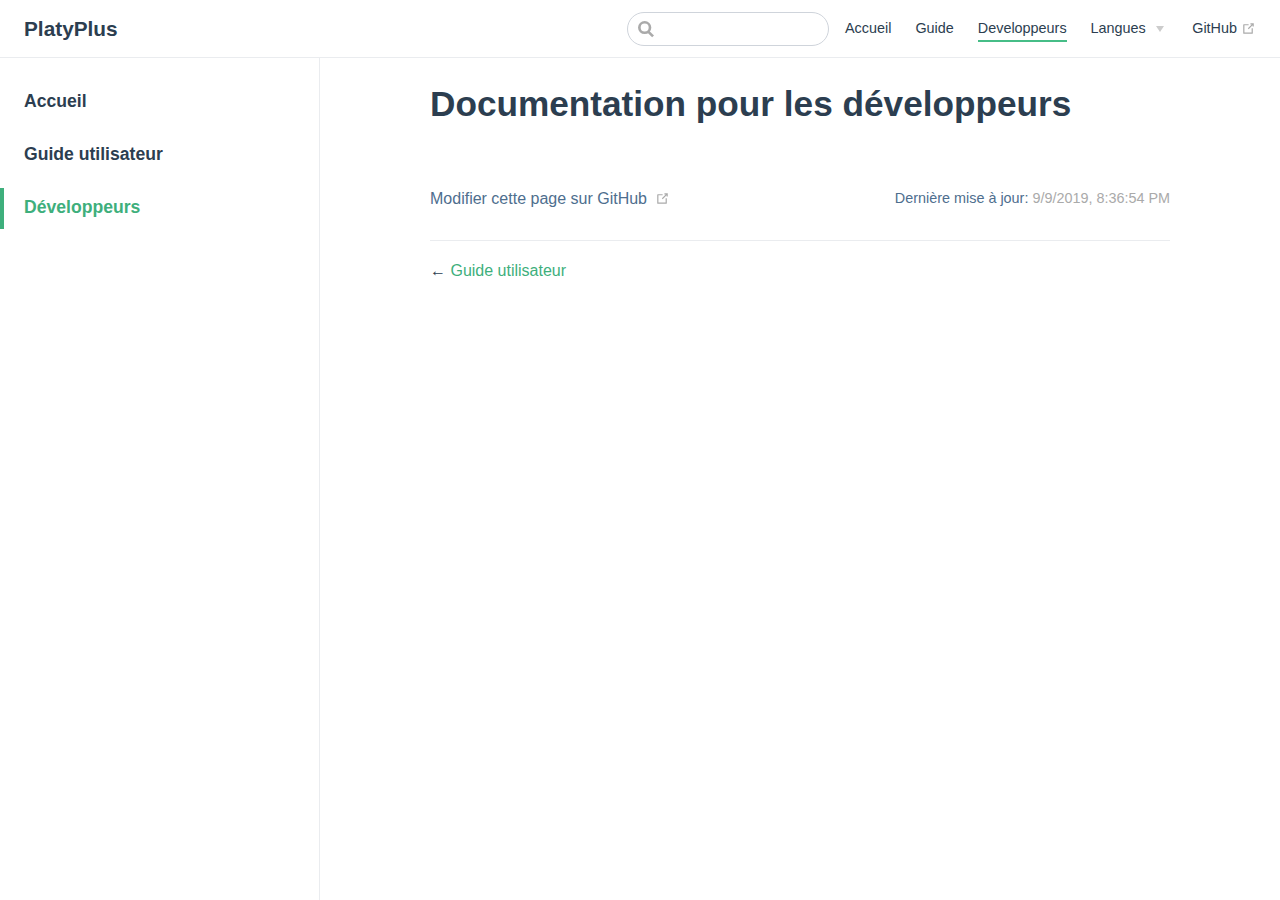
<file: fr/dev/index.html>
<!DOCTYPE html>
<html lang="fr-FR">
  <head>
    <meta charset="utf-8">
    <meta name="viewport" content="width=device-width,initial-scale=1">
    <title>Développeurs | PlatyPlus</title>
    <meta name="description" content="Documentation de Platyplu">
    
    
    <link rel="preload" href="/assets/css/0.styles.4b189ea6.css" as="style"><link rel="preload" href="/assets/js/app.182d53c4.js" as="script"><link rel="preload" href="/assets/js/3.6ce33c1e.js" as="script"><link rel="preload" href="/assets/js/12.b4a25540.js" as="script"><link rel="prefetch" href="/assets/js/10.962658ef.js"><link rel="prefetch" href="/assets/js/11.d2d63bf4.js"><link rel="prefetch" href="/assets/js/13.57060928.js"><link rel="prefetch" href="/assets/js/14.542d9903.js"><link rel="prefetch" href="/assets/js/15.75240c6d.js"><link rel="prefetch" href="/assets/js/16.a61ce536.js"><link rel="prefetch" href="/assets/js/4.11afba38.js"><link rel="prefetch" href="/assets/js/5.b9f835c3.js"><link rel="prefetch" href="/assets/js/6.6515a4de.js"><link rel="prefetch" href="/assets/js/7.262b1d03.js"><link rel="prefetch" href="/assets/js/8.c9618100.js"><link rel="prefetch" href="/assets/js/9.6a427941.js"><link rel="prefetch" href="/assets/js/vendors~docsearch.ecde484d.js">
    <link rel="stylesheet" href="/assets/css/0.styles.4b189ea6.css">
  </head>
  <body>
    <div id="app" data-server-rendered="true"><div class="theme-container"><header class="navbar"><div class="sidebar-button"><svg xmlns="http://www.w3.org/2000/svg" aria-hidden="true" role="img" viewBox="0 0 448 512" class="icon"><path fill="currentColor" d="M436 124H12c-6.627 0-12-5.373-12-12V80c0-6.627 5.373-12 12-12h424c6.627 0 12 5.373 12 12v32c0 6.627-5.373 12-12 12zm0 160H12c-6.627 0-12-5.373-12-12v-32c0-6.627 5.373-12 12-12h424c6.627 0 12 5.373 12 12v32c0 6.627-5.373 12-12 12zm0 160H12c-6.627 0-12-5.373-12-12v-32c0-6.627 5.373-12 12-12h424c6.627 0 12 5.373 12 12v32c0 6.627-5.373 12-12 12z"></path></svg></div> <a href="/fr/" class="home-link router-link-active"><!----> <span class="site-name">PlatyPlus</span></a> <div class="links"><form id="search-form" role="search" class="algolia-search-wrapper search-box"><input id="algolia-search-input" class="search-query"></form> <nav class="nav-links can-hide"><div class="nav-item"><a href="/fr/" class="nav-link">Accueil</a></div><div class="nav-item"><a href="/fr/guide/" class="nav-link">Guide</a></div><div class="nav-item"><a href="/fr/dev/" class="nav-link router-link-exact-active router-link-active">Developpeurs</a></div><div class="nav-item"><div class="dropdown-wrapper"><a class="dropdown-title"><span class="title">Langues</span> <span class="arrow right"></span></a> <ul class="nav-dropdown" style="display:none;"><li class="dropdown-item"><!----> <a href="/dev/" class="nav-link">English</a></li><li class="dropdown-item"><!----> <a href="/fr/dev/" class="nav-link router-link-exact-active router-link-active">Français</a></li></ul></div></div> <a href="https://github.com/platyplus/platyplus" target="_blank" rel="noopener noreferrer" class="repo-link">
    GitHub
    <svg xmlns="http://www.w3.org/2000/svg" aria-hidden="true" x="0px" y="0px" viewBox="0 0 100 100" width="15" height="15" class="icon outbound"><path fill="currentColor" d="M18.8,85.1h56l0,0c2.2,0,4-1.8,4-4v-32h-8v28h-48v-48h28v-8h-32l0,0c-2.2,0-4,1.8-4,4v56C14.8,83.3,16.6,85.1,18.8,85.1z"></path> <polygon fill="currentColor" points="45.7,48.7 51.3,54.3 77.2,28.5 77.2,37.2 85.2,37.2 85.2,14.9 62.8,14.9 62.8,22.9 71.5,22.9"></polygon></svg></a></nav></div></header> <div class="sidebar-mask"></div> <aside class="sidebar"><nav class="nav-links"><div class="nav-item"><a href="/fr/" class="nav-link">Accueil</a></div><div class="nav-item"><a href="/fr/guide/" class="nav-link">Guide</a></div><div class="nav-item"><a href="/fr/dev/" class="nav-link router-link-exact-active router-link-active">Developpeurs</a></div><div class="nav-item"><div class="dropdown-wrapper"><a class="dropdown-title"><span class="title">Langues</span> <span class="arrow right"></span></a> <ul class="nav-dropdown" style="display:none;"><li class="dropdown-item"><!----> <a href="/dev/" class="nav-link">English</a></li><li class="dropdown-item"><!----> <a href="/fr/dev/" class="nav-link router-link-exact-active router-link-active">Français</a></li></ul></div></div> <a href="https://github.com/platyplus/platyplus" target="_blank" rel="noopener noreferrer" class="repo-link">
    GitHub
    <svg xmlns="http://www.w3.org/2000/svg" aria-hidden="true" x="0px" y="0px" viewBox="0 0 100 100" width="15" height="15" class="icon outbound"><path fill="currentColor" d="M18.8,85.1h56l0,0c2.2,0,4-1.8,4-4v-32h-8v28h-48v-48h28v-8h-32l0,0c-2.2,0-4,1.8-4,4v56C14.8,83.3,16.6,85.1,18.8,85.1z"></path> <polygon fill="currentColor" points="45.7,48.7 51.3,54.3 77.2,28.5 77.2,37.2 85.2,37.2 85.2,14.9 62.8,14.9 62.8,22.9 71.5,22.9"></polygon></svg></a></nav>  <ul class="sidebar-links"><li><a href="/fr/" class="sidebar-link">Accueil</a></li><li><a href="/fr/guide/" class="sidebar-link">Guide utilisateur</a></li><li><a href="/fr/dev/" class="active sidebar-link">Développeurs</a></li></ul> </aside> <main class="page"> <div class="theme-default-content content__default"><h1 id="documentation-pour-les-developpeurs"><a href="#documentation-pour-les-developpeurs" aria-hidden="true" class="header-anchor">#</a> Documentation pour les développeurs</h1></div> <footer class="page-edit"><div class="edit-link"><a href="https://github.com/platyplus/platyplus/edit/master/docs/fr/dev/README.md" target="_blank" rel="noopener noreferrer">Modifier cette page sur GitHub</a> <svg xmlns="http://www.w3.org/2000/svg" aria-hidden="true" x="0px" y="0px" viewBox="0 0 100 100" width="15" height="15" class="icon outbound"><path fill="currentColor" d="M18.8,85.1h56l0,0c2.2,0,4-1.8,4-4v-32h-8v28h-48v-48h28v-8h-32l0,0c-2.2,0-4,1.8-4,4v56C14.8,83.3,16.6,85.1,18.8,85.1z"></path> <polygon fill="currentColor" points="45.7,48.7 51.3,54.3 77.2,28.5 77.2,37.2 85.2,37.2 85.2,14.9 62.8,14.9 62.8,22.9 71.5,22.9"></polygon></svg></div> <div class="last-updated"><span class="prefix">Dernière mise à jour: </span> <span class="time">9/9/2019, 8:36:54 PM</span></div></footer> <div class="page-nav"><p class="inner"><span class="prev">
        ←
        <a href="/fr/guide/" class="prev">
          Guide utilisateur
        </a></span> <!----></p></div> </main></div><div class="global-ui"><SWUpdatePopup></SWUpdatePopup><!----></div></div>
    <script src="/assets/js/app.182d53c4.js" defer></script><script src="/assets/js/3.6ce33c1e.js" defer></script><script src="/assets/js/12.b4a25540.js" defer></script>
  </body>
</html>
</file>
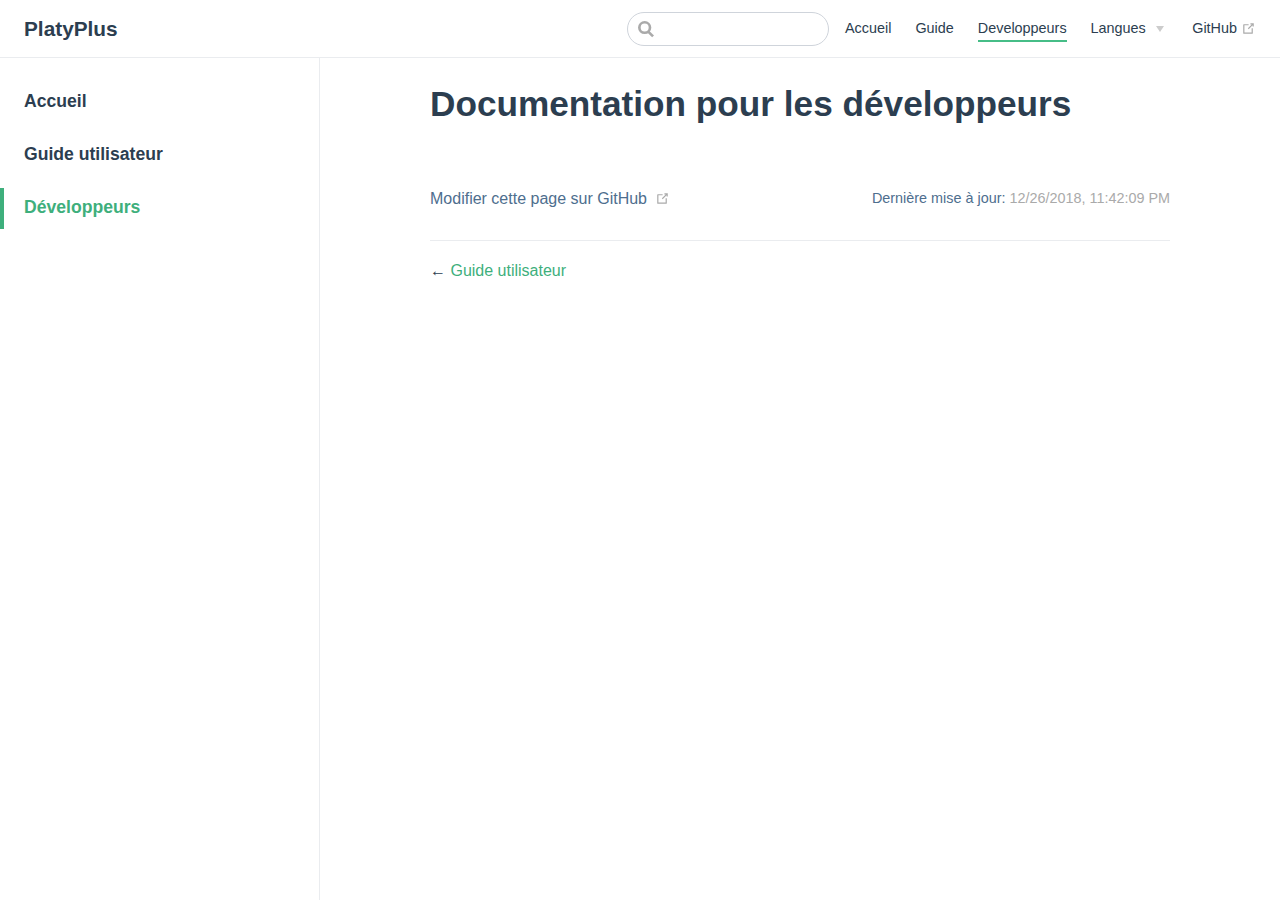
<file: fr/developpers/index.html>
<!DOCTYPE html>
<html lang="fr-FR">
  <head>
    <meta charset="utf-8">
    <meta name="viewport" content="width=device-width,initial-scale=1">
    <title>Développeurs | PlatyPlus</title>
    <meta name="description" content="Documentation de Platyplu">
    
    
    <link rel="preload" href="/assets/css/0.styles.9b1616df.css" as="style"><link rel="preload" href="/assets/js/app.f4e1cf6b.js" as="script"><link rel="preload" href="/assets/js/3.d8875d9e.js" as="script"><link rel="preload" href="/assets/js/9.7263699d.js" as="script"><link rel="prefetch" href="/assets/js/10.ffbf8541.js"><link rel="prefetch" href="/assets/js/11.b8af6c1b.js"><link rel="prefetch" href="/assets/js/12.ef36da34.js"><link rel="prefetch" href="/assets/js/13.372e3d40.js"><link rel="prefetch" href="/assets/js/4.959b20b7.js"><link rel="prefetch" href="/assets/js/5.e12ce3e3.js"><link rel="prefetch" href="/assets/js/6.3548701e.js"><link rel="prefetch" href="/assets/js/7.95c368e9.js"><link rel="prefetch" href="/assets/js/8.7ee9b8b1.js"><link rel="prefetch" href="/assets/js/vendors~docsearch.365e4674.js">
    <link rel="stylesheet" href="/assets/css/0.styles.9b1616df.css">
  </head>
  <body>
    <div id="app" data-server-rendered="true"><div class="theme-container"><header class="navbar"><div class="sidebar-button"><svg xmlns="http://www.w3.org/2000/svg" aria-hidden="true" role="img" viewBox="0 0 448 512" class="icon"><path fill="currentColor" d="M436 124H12c-6.627 0-12-5.373-12-12V80c0-6.627 5.373-12 12-12h424c6.627 0 12 5.373 12 12v32c0 6.627-5.373 12-12 12zm0 160H12c-6.627 0-12-5.373-12-12v-32c0-6.627 5.373-12 12-12h424c6.627 0 12 5.373 12 12v32c0 6.627-5.373 12-12 12zm0 160H12c-6.627 0-12-5.373-12-12v-32c0-6.627 5.373-12 12-12h424c6.627 0 12 5.373 12 12v32c0 6.627-5.373 12-12 12z"></path></svg></div> <a href="/fr/" class="home-link router-link-active"><!----> <span class="site-name">PlatyPlus</span></a> <div class="links"><form id="search-form" role="search" class="algolia-search-wrapper search-box"><input id="algolia-search-input" class="search-query"></form> <nav class="nav-links can-hide"><div class="nav-item"><a href="/fr/" class="nav-link">Accueil</a></div><div class="nav-item"><a href="/fr/guide/" class="nav-link">Guide</a></div><div class="nav-item"><a href="/fr/developpers/" class="nav-link router-link-exact-active router-link-active">Developpeurs</a></div><div class="nav-item"><div class="dropdown-wrapper"><a class="dropdown-title"><span class="title">Langues</span> <span class="arrow right"></span></a> <ul class="nav-dropdown" style="display:none;"><li class="dropdown-item"><!----> <a href="/developpers/" class="nav-link">English</a></li><li class="dropdown-item"><!----> <a href="/fr/developpers/" class="nav-link router-link-exact-active router-link-active">Français</a></li></ul></div></div> <a href="https://github.com/platyplus/platyplus" target="_blank" rel="noopener noreferrer" class="repo-link">
    GitHub
    <svg xmlns="http://www.w3.org/2000/svg" aria-hidden="true" x="0px" y="0px" viewBox="0 0 100 100" width="15" height="15" class="icon outbound"><path fill="currentColor" d="M18.8,85.1h56l0,0c2.2,0,4-1.8,4-4v-32h-8v28h-48v-48h28v-8h-32l0,0c-2.2,0-4,1.8-4,4v56C14.8,83.3,16.6,85.1,18.8,85.1z"></path> <polygon fill="currentColor" points="45.7,48.7 51.3,54.3 77.2,28.5 77.2,37.2 85.2,37.2 85.2,14.9 62.8,14.9 62.8,22.9 71.5,22.9"></polygon></svg></a></nav></div></header> <div class="sidebar-mask"></div> <aside class="sidebar"><nav class="nav-links"><div class="nav-item"><a href="/fr/" class="nav-link">Accueil</a></div><div class="nav-item"><a href="/fr/guide/" class="nav-link">Guide</a></div><div class="nav-item"><a href="/fr/developpers/" class="nav-link router-link-exact-active router-link-active">Developpeurs</a></div><div class="nav-item"><div class="dropdown-wrapper"><a class="dropdown-title"><span class="title">Langues</span> <span class="arrow right"></span></a> <ul class="nav-dropdown" style="display:none;"><li class="dropdown-item"><!----> <a href="/developpers/" class="nav-link">English</a></li><li class="dropdown-item"><!----> <a href="/fr/developpers/" class="nav-link router-link-exact-active router-link-active">Français</a></li></ul></div></div> <a href="https://github.com/platyplus/platyplus" target="_blank" rel="noopener noreferrer" class="repo-link">
    GitHub
    <svg xmlns="http://www.w3.org/2000/svg" aria-hidden="true" x="0px" y="0px" viewBox="0 0 100 100" width="15" height="15" class="icon outbound"><path fill="currentColor" d="M18.8,85.1h56l0,0c2.2,0,4-1.8,4-4v-32h-8v28h-48v-48h28v-8h-32l0,0c-2.2,0-4,1.8-4,4v56C14.8,83.3,16.6,85.1,18.8,85.1z"></path> <polygon fill="currentColor" points="45.7,48.7 51.3,54.3 77.2,28.5 77.2,37.2 85.2,37.2 85.2,14.9 62.8,14.9 62.8,22.9 71.5,22.9"></polygon></svg></a></nav>  <ul class="sidebar-links"><li><a href="/fr/" class="sidebar-link">Accueil</a></li><li><a href="/fr/guide/" class="sidebar-link">Guide utilisateur</a></li><li><a href="/fr/developpers/" class="active sidebar-link">Développeurs</a></li></ul> </aside> <main class="page"> <div class="theme-default-content content__default"><h1 id="documentation-pour-les-developpeurs"><a href="#documentation-pour-les-developpeurs" aria-hidden="true" class="header-anchor">#</a> Documentation pour les développeurs</h1></div> <footer class="page-edit"><div class="edit-link"><a href="https://github.com/platyplus/platyplus/edit/master/docs/fr/developpers/README.md" target="_blank" rel="noopener noreferrer">Modifier cette page sur GitHub</a> <svg xmlns="http://www.w3.org/2000/svg" aria-hidden="true" x="0px" y="0px" viewBox="0 0 100 100" width="15" height="15" class="icon outbound"><path fill="currentColor" d="M18.8,85.1h56l0,0c2.2,0,4-1.8,4-4v-32h-8v28h-48v-48h28v-8h-32l0,0c-2.2,0-4,1.8-4,4v56C14.8,83.3,16.6,85.1,18.8,85.1z"></path> <polygon fill="currentColor" points="45.7,48.7 51.3,54.3 77.2,28.5 77.2,37.2 85.2,37.2 85.2,14.9 62.8,14.9 62.8,22.9 71.5,22.9"></polygon></svg></div> <div class="last-updated"><span class="prefix">Dernière mise à jour: </span> <span class="time">12/26/2018, 11:42:09 PM</span></div></footer> <div class="page-nav"><p class="inner"><span class="prev">
        ←
        <a href="/fr/guide/" class="prev">
          Guide utilisateur
        </a></span> <!----></p></div> </main></div><div class="global-ui"><SWUpdatePopup></SWUpdatePopup><!----></div></div>
    <script src="/assets/js/app.f4e1cf6b.js" defer></script><script src="/assets/js/3.d8875d9e.js" defer></script><script src="/assets/js/9.7263699d.js" defer></script>
  </body>
</html>
</file>
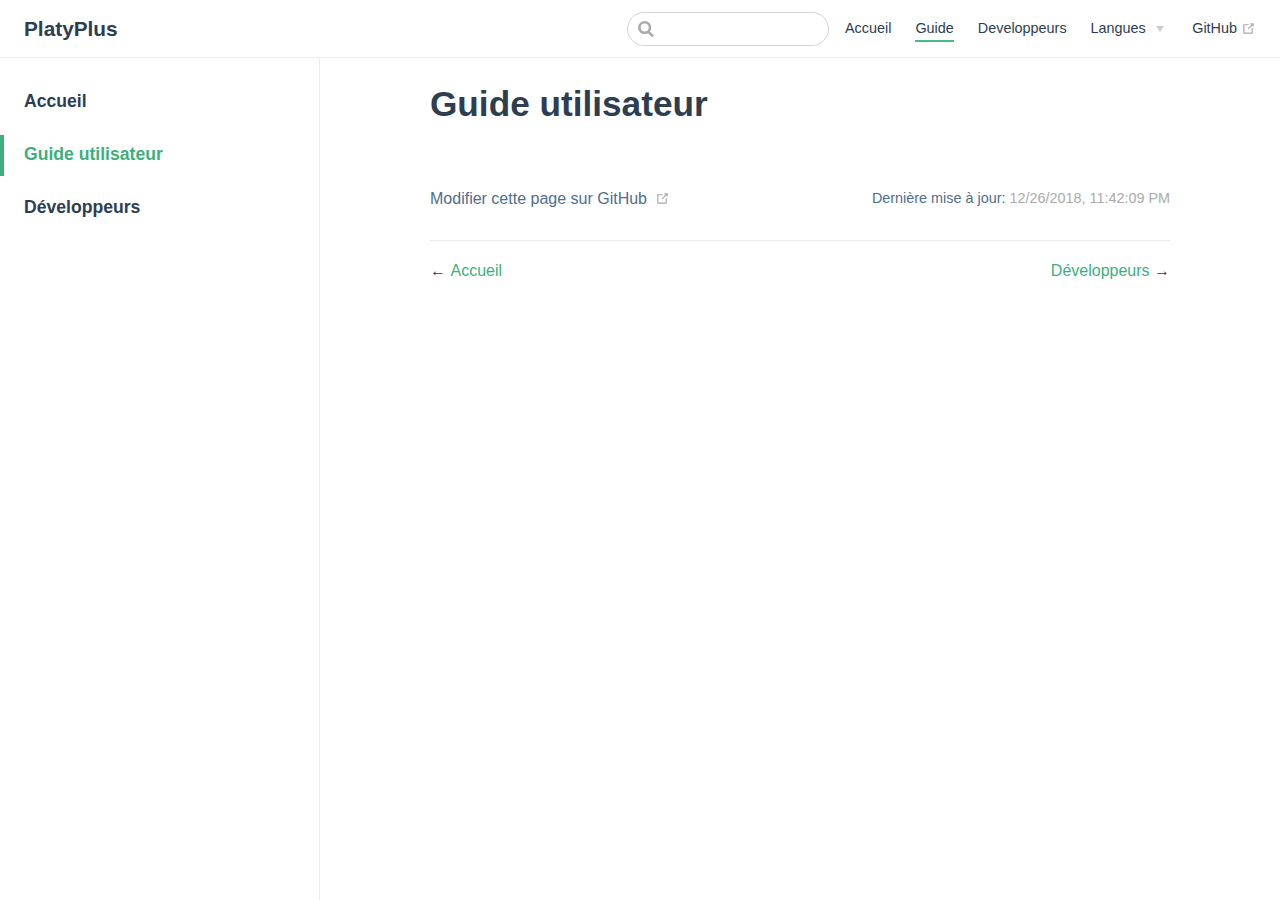
<file: fr/guide/index.html>
<!DOCTYPE html>
<html lang="fr-FR">
  <head>
    <meta charset="utf-8">
    <meta name="viewport" content="width=device-width,initial-scale=1">
    <title>Guide utilisateur | PlatyPlus</title>
    <meta name="description" content="Documentation de Platyplu">
    
    
    <link rel="preload" href="/assets/css/0.styles.4b189ea6.css" as="style"><link rel="preload" href="/assets/js/app.182d53c4.js" as="script"><link rel="preload" href="/assets/js/3.6ce33c1e.js" as="script"><link rel="preload" href="/assets/js/13.57060928.js" as="script"><link rel="prefetch" href="/assets/js/10.962658ef.js"><link rel="prefetch" href="/assets/js/11.d2d63bf4.js"><link rel="prefetch" href="/assets/js/12.b4a25540.js"><link rel="prefetch" href="/assets/js/14.542d9903.js"><link rel="prefetch" href="/assets/js/15.75240c6d.js"><link rel="prefetch" href="/assets/js/16.a61ce536.js"><link rel="prefetch" href="/assets/js/4.11afba38.js"><link rel="prefetch" href="/assets/js/5.b9f835c3.js"><link rel="prefetch" href="/assets/js/6.6515a4de.js"><link rel="prefetch" href="/assets/js/7.262b1d03.js"><link rel="prefetch" href="/assets/js/8.c9618100.js"><link rel="prefetch" href="/assets/js/9.6a427941.js"><link rel="prefetch" href="/assets/js/vendors~docsearch.ecde484d.js">
    <link rel="stylesheet" href="/assets/css/0.styles.4b189ea6.css">
  </head>
  <body>
    <div id="app" data-server-rendered="true"><div class="theme-container"><header class="navbar"><div class="sidebar-button"><svg xmlns="http://www.w3.org/2000/svg" aria-hidden="true" role="img" viewBox="0 0 448 512" class="icon"><path fill="currentColor" d="M436 124H12c-6.627 0-12-5.373-12-12V80c0-6.627 5.373-12 12-12h424c6.627 0 12 5.373 12 12v32c0 6.627-5.373 12-12 12zm0 160H12c-6.627 0-12-5.373-12-12v-32c0-6.627 5.373-12 12-12h424c6.627 0 12 5.373 12 12v32c0 6.627-5.373 12-12 12zm0 160H12c-6.627 0-12-5.373-12-12v-32c0-6.627 5.373-12 12-12h424c6.627 0 12 5.373 12 12v32c0 6.627-5.373 12-12 12z"></path></svg></div> <a href="/fr/" class="home-link router-link-active"><!----> <span class="site-name">PlatyPlus</span></a> <div class="links"><form id="search-form" role="search" class="algolia-search-wrapper search-box"><input id="algolia-search-input" class="search-query"></form> <nav class="nav-links can-hide"><div class="nav-item"><a href="/fr/" class="nav-link">Accueil</a></div><div class="nav-item"><a href="/fr/guide/" class="nav-link router-link-exact-active router-link-active">Guide</a></div><div class="nav-item"><a href="/fr/dev/" class="nav-link">Developpeurs</a></div><div class="nav-item"><div class="dropdown-wrapper"><a class="dropdown-title"><span class="title">Langues</span> <span class="arrow right"></span></a> <ul class="nav-dropdown" style="display:none;"><li class="dropdown-item"><!----> <a href="/guide/" class="nav-link">English</a></li><li class="dropdown-item"><!----> <a href="/fr/guide/" class="nav-link router-link-exact-active router-link-active">Français</a></li></ul></div></div> <a href="https://github.com/platyplus/platyplus" target="_blank" rel="noopener noreferrer" class="repo-link">
    GitHub
    <svg xmlns="http://www.w3.org/2000/svg" aria-hidden="true" x="0px" y="0px" viewBox="0 0 100 100" width="15" height="15" class="icon outbound"><path fill="currentColor" d="M18.8,85.1h56l0,0c2.2,0,4-1.8,4-4v-32h-8v28h-48v-48h28v-8h-32l0,0c-2.2,0-4,1.8-4,4v56C14.8,83.3,16.6,85.1,18.8,85.1z"></path> <polygon fill="currentColor" points="45.7,48.7 51.3,54.3 77.2,28.5 77.2,37.2 85.2,37.2 85.2,14.9 62.8,14.9 62.8,22.9 71.5,22.9"></polygon></svg></a></nav></div></header> <div class="sidebar-mask"></div> <aside class="sidebar"><nav class="nav-links"><div class="nav-item"><a href="/fr/" class="nav-link">Accueil</a></div><div class="nav-item"><a href="/fr/guide/" class="nav-link router-link-exact-active router-link-active">Guide</a></div><div class="nav-item"><a href="/fr/dev/" class="nav-link">Developpeurs</a></div><div class="nav-item"><div class="dropdown-wrapper"><a class="dropdown-title"><span class="title">Langues</span> <span class="arrow right"></span></a> <ul class="nav-dropdown" style="display:none;"><li class="dropdown-item"><!----> <a href="/guide/" class="nav-link">English</a></li><li class="dropdown-item"><!----> <a href="/fr/guide/" class="nav-link router-link-exact-active router-link-active">Français</a></li></ul></div></div> <a href="https://github.com/platyplus/platyplus" target="_blank" rel="noopener noreferrer" class="repo-link">
    GitHub
    <svg xmlns="http://www.w3.org/2000/svg" aria-hidden="true" x="0px" y="0px" viewBox="0 0 100 100" width="15" height="15" class="icon outbound"><path fill="currentColor" d="M18.8,85.1h56l0,0c2.2,0,4-1.8,4-4v-32h-8v28h-48v-48h28v-8h-32l0,0c-2.2,0-4,1.8-4,4v56C14.8,83.3,16.6,85.1,18.8,85.1z"></path> <polygon fill="currentColor" points="45.7,48.7 51.3,54.3 77.2,28.5 77.2,37.2 85.2,37.2 85.2,14.9 62.8,14.9 62.8,22.9 71.5,22.9"></polygon></svg></a></nav>  <ul class="sidebar-links"><li><a href="/fr/" class="sidebar-link">Accueil</a></li><li><a href="/fr/guide/" class="active sidebar-link">Guide utilisateur</a></li><li><a href="/fr/dev/" class="sidebar-link">Développeurs</a></li></ul> </aside> <main class="page"> <div class="theme-default-content content__default"><h1 id="guide-utilisateur"><a href="#guide-utilisateur" aria-hidden="true" class="header-anchor">#</a> Guide utilisateur</h1></div> <footer class="page-edit"><div class="edit-link"><a href="https://github.com/platyplus/platyplus/edit/master/docs/fr/guide/README.md" target="_blank" rel="noopener noreferrer">Modifier cette page sur GitHub</a> <svg xmlns="http://www.w3.org/2000/svg" aria-hidden="true" x="0px" y="0px" viewBox="0 0 100 100" width="15" height="15" class="icon outbound"><path fill="currentColor" d="M18.8,85.1h56l0,0c2.2,0,4-1.8,4-4v-32h-8v28h-48v-48h28v-8h-32l0,0c-2.2,0-4,1.8-4,4v56C14.8,83.3,16.6,85.1,18.8,85.1z"></path> <polygon fill="currentColor" points="45.7,48.7 51.3,54.3 77.2,28.5 77.2,37.2 85.2,37.2 85.2,14.9 62.8,14.9 62.8,22.9 71.5,22.9"></polygon></svg></div> <div class="last-updated"><span class="prefix">Dernière mise à jour: </span> <span class="time">12/26/2018, 11:42:09 PM</span></div></footer> <div class="page-nav"><p class="inner"><span class="prev">
        ←
        <a href="/fr/" class="prev router-link-active">
          Accueil
        </a></span> <span class="next"><a href="/fr/dev/">
          Développeurs
        </a>
        →
      </span></p></div> </main></div><div class="global-ui"><SWUpdatePopup></SWUpdatePopup><!----></div></div>
    <script src="/assets/js/app.182d53c4.js" defer></script><script src="/assets/js/3.6ce33c1e.js" defer></script><script src="/assets/js/13.57060928.js" defer></script>
  </body>
</html>
</file>
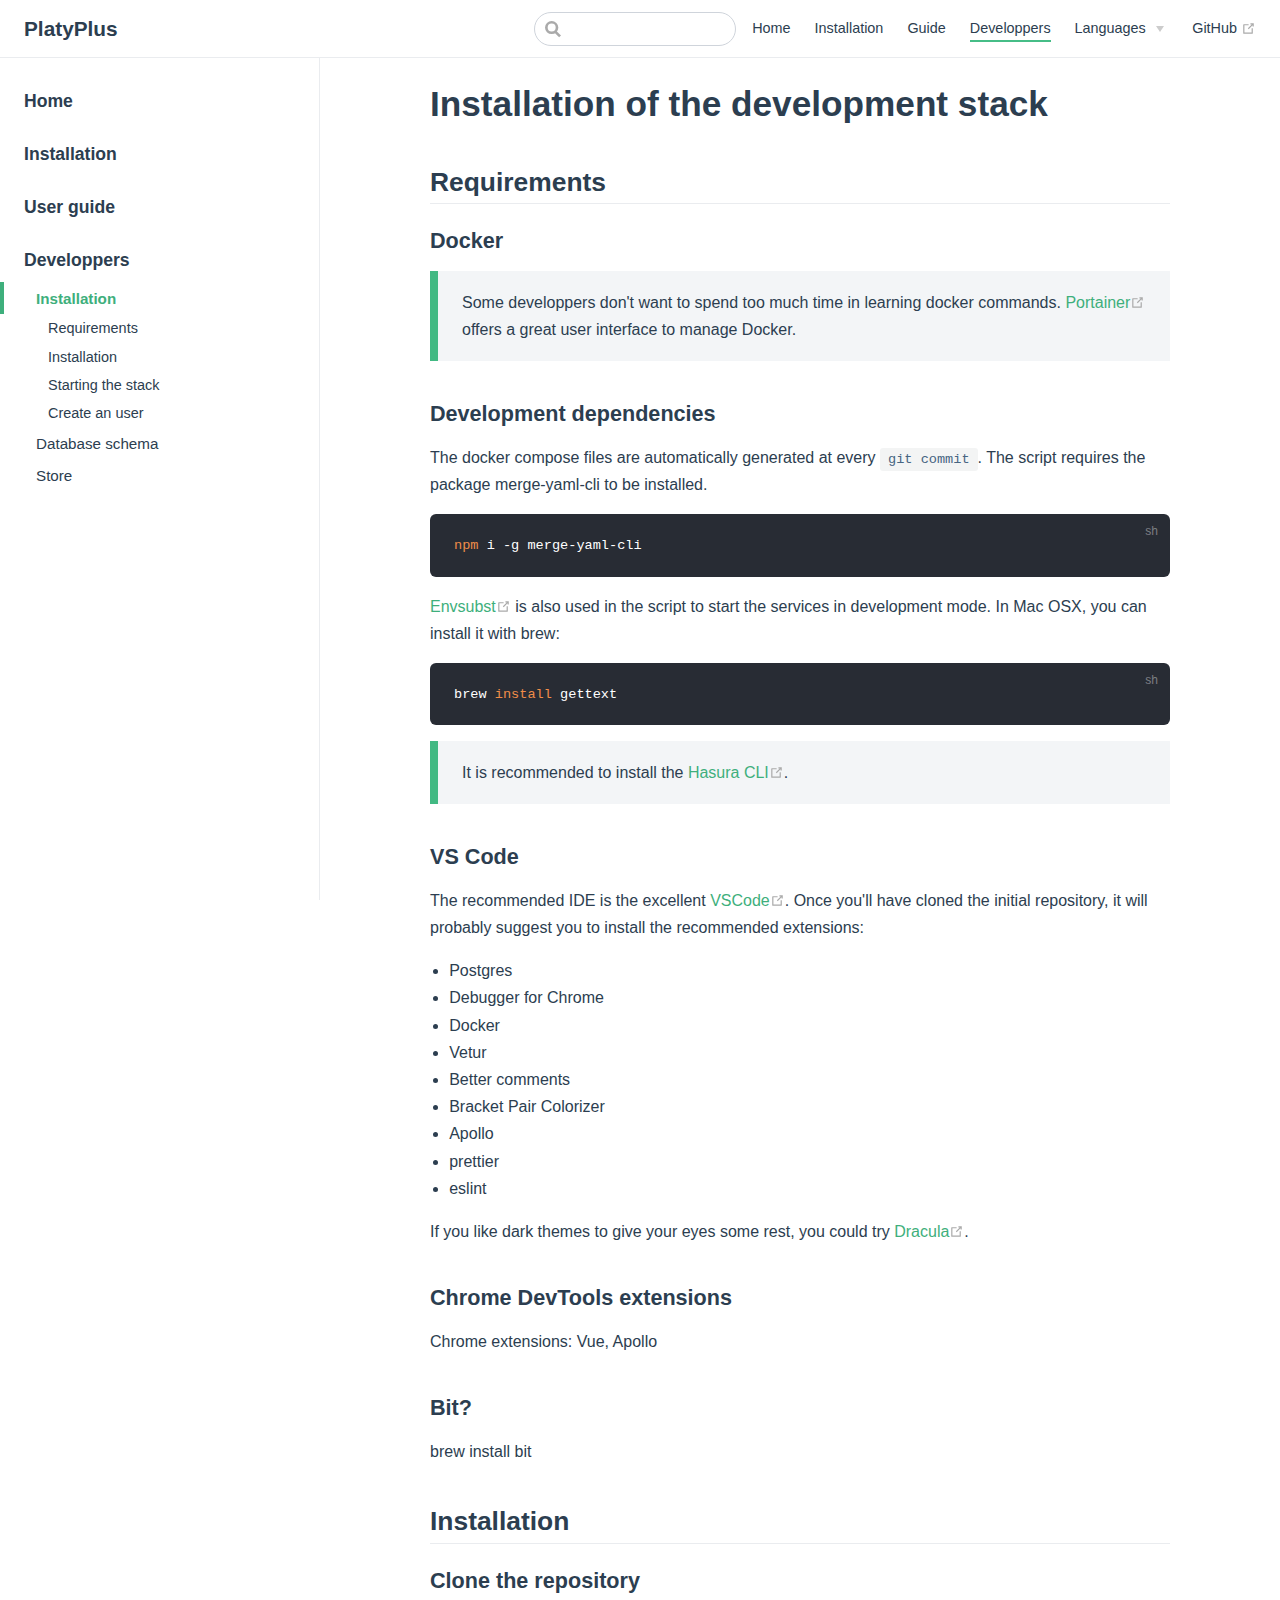
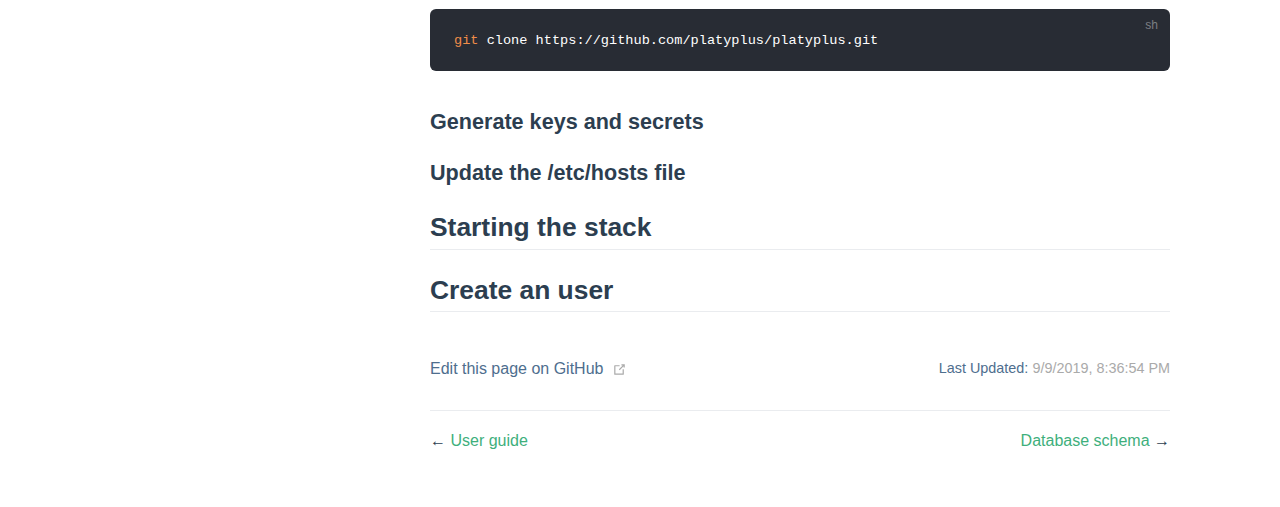
<file: dev/installation.html>
<!DOCTYPE html>
<html lang="en-US">
  <head>
    <meta charset="utf-8">
    <meta name="viewport" content="width=device-width,initial-scale=1">
    <title>Installation | PlatyPlus</title>
    <meta name="description" content="Platyplus documentation">
    
    
    <link rel="preload" href="/assets/css/0.styles.4b189ea6.css" as="style"><link rel="preload" href="/assets/js/app.182d53c4.js" as="script"><link rel="preload" href="/assets/js/3.6ce33c1e.js" as="script"><link rel="preload" href="/assets/js/8.c9618100.js" as="script"><link rel="prefetch" href="/assets/js/10.962658ef.js"><link rel="prefetch" href="/assets/js/11.d2d63bf4.js"><link rel="prefetch" href="/assets/js/12.b4a25540.js"><link rel="prefetch" href="/assets/js/13.57060928.js"><link rel="prefetch" href="/assets/js/14.542d9903.js"><link rel="prefetch" href="/assets/js/15.75240c6d.js"><link rel="prefetch" href="/assets/js/16.a61ce536.js"><link rel="prefetch" href="/assets/js/4.11afba38.js"><link rel="prefetch" href="/assets/js/5.b9f835c3.js"><link rel="prefetch" href="/assets/js/6.6515a4de.js"><link rel="prefetch" href="/assets/js/7.262b1d03.js"><link rel="prefetch" href="/assets/js/9.6a427941.js"><link rel="prefetch" href="/assets/js/vendors~docsearch.ecde484d.js">
    <link rel="stylesheet" href="/assets/css/0.styles.4b189ea6.css">
  </head>
  <body>
    <div id="app" data-server-rendered="true"><div class="theme-container"><header class="navbar"><div class="sidebar-button"><svg xmlns="http://www.w3.org/2000/svg" aria-hidden="true" role="img" viewBox="0 0 448 512" class="icon"><path fill="currentColor" d="M436 124H12c-6.627 0-12-5.373-12-12V80c0-6.627 5.373-12 12-12h424c6.627 0 12 5.373 12 12v32c0 6.627-5.373 12-12 12zm0 160H12c-6.627 0-12-5.373-12-12v-32c0-6.627 5.373-12 12-12h424c6.627 0 12 5.373 12 12v32c0 6.627-5.373 12-12 12zm0 160H12c-6.627 0-12-5.373-12-12v-32c0-6.627 5.373-12 12-12h424c6.627 0 12 5.373 12 12v32c0 6.627-5.373 12-12 12z"></path></svg></div> <a href="/" class="home-link router-link-active"><!----> <span class="site-name">PlatyPlus</span></a> <div class="links"><form id="search-form" role="search" class="algolia-search-wrapper search-box"><input id="algolia-search-input" class="search-query"></form> <nav class="nav-links can-hide"><div class="nav-item"><a href="/" class="nav-link">Home</a></div><div class="nav-item"><a href="/installation/" class="nav-link">Installation</a></div><div class="nav-item"><a href="/guide/" class="nav-link">Guide</a></div><div class="nav-item"><a href="/dev/" class="nav-link router-link-active">Developpers</a></div><div class="nav-item"><div class="dropdown-wrapper"><a class="dropdown-title"><span class="title">Languages</span> <span class="arrow right"></span></a> <ul class="nav-dropdown" style="display:none;"><li class="dropdown-item"><!----> <a href="/dev/installation.html" class="nav-link router-link-exact-active router-link-active">English</a></li><li class="dropdown-item"><!----> <a href="/fr/" class="nav-link">Français</a></li></ul></div></div> <a href="https://github.com/platyplus/platyplus" target="_blank" rel="noopener noreferrer" class="repo-link">
    GitHub
    <svg xmlns="http://www.w3.org/2000/svg" aria-hidden="true" x="0px" y="0px" viewBox="0 0 100 100" width="15" height="15" class="icon outbound"><path fill="currentColor" d="M18.8,85.1h56l0,0c2.2,0,4-1.8,4-4v-32h-8v28h-48v-48h28v-8h-32l0,0c-2.2,0-4,1.8-4,4v56C14.8,83.3,16.6,85.1,18.8,85.1z"></path> <polygon fill="currentColor" points="45.7,48.7 51.3,54.3 77.2,28.5 77.2,37.2 85.2,37.2 85.2,14.9 62.8,14.9 62.8,22.9 71.5,22.9"></polygon></svg></a></nav></div></header> <div class="sidebar-mask"></div> <aside class="sidebar"><nav class="nav-links"><div class="nav-item"><a href="/" class="nav-link">Home</a></div><div class="nav-item"><a href="/installation/" class="nav-link">Installation</a></div><div class="nav-item"><a href="/guide/" class="nav-link">Guide</a></div><div class="nav-item"><a href="/dev/" class="nav-link router-link-active">Developpers</a></div><div class="nav-item"><div class="dropdown-wrapper"><a class="dropdown-title"><span class="title">Languages</span> <span class="arrow right"></span></a> <ul class="nav-dropdown" style="display:none;"><li class="dropdown-item"><!----> <a href="/dev/installation.html" class="nav-link router-link-exact-active router-link-active">English</a></li><li class="dropdown-item"><!----> <a href="/fr/" class="nav-link">Français</a></li></ul></div></div> <a href="https://github.com/platyplus/platyplus" target="_blank" rel="noopener noreferrer" class="repo-link">
    GitHub
    <svg xmlns="http://www.w3.org/2000/svg" aria-hidden="true" x="0px" y="0px" viewBox="0 0 100 100" width="15" height="15" class="icon outbound"><path fill="currentColor" d="M18.8,85.1h56l0,0c2.2,0,4-1.8,4-4v-32h-8v28h-48v-48h28v-8h-32l0,0c-2.2,0-4,1.8-4,4v56C14.8,83.3,16.6,85.1,18.8,85.1z"></path> <polygon fill="currentColor" points="45.7,48.7 51.3,54.3 77.2,28.5 77.2,37.2 85.2,37.2 85.2,14.9 62.8,14.9 62.8,22.9 71.5,22.9"></polygon></svg></a></nav>  <ul class="sidebar-links"><li><a href="/" class="sidebar-link">Home</a></li><li><a href="/installation/" class="sidebar-link">Installation</a></li><li><a href="/guide/" class="sidebar-link">User guide</a></li><li><section class="sidebar-group depth-0"><a href="/dev/" class="sidebar-heading clickable router-link-active open"><span>Developpers</span> <!----></a> <ul class="sidebar-links sidebar-group-items"><li><a href="/dev/installation.html" class="active sidebar-link">Installation</a><ul class="sidebar-sub-headers"><li class="sidebar-sub-header"><a href="/dev/installation.html#requirements" class="sidebar-link">Requirements</a></li><li class="sidebar-sub-header"><a href="/dev/installation.html#installation" class="sidebar-link">Installation</a></li><li class="sidebar-sub-header"><a href="/dev/installation.html#starting-the-stack" class="sidebar-link">Starting the stack</a></li><li class="sidebar-sub-header"><a href="/dev/installation.html#create-an-user" class="sidebar-link">Create an user</a></li></ul></li><li><a href="/dev/schema.html" class="sidebar-link">Database schema</a></li><li><a href="/dev/store.html" class="sidebar-link">Store</a></li></ul></section></li></ul> </aside> <main class="page"> <div class="theme-default-content content__default"><h1 id="installation-of-the-development-stack"><a href="#installation-of-the-development-stack" aria-hidden="true" class="header-anchor">#</a> Installation of the development stack</h1> <h2 id="requirements"><a href="#requirements" aria-hidden="true" class="header-anchor">#</a> Requirements</h2> <h3 id="docker"><a href="#docker" aria-hidden="true" class="header-anchor">#</a> Docker</h3> <div class="tip custom-block"><p>Some developpers don't want to spend too much time in learning docker commands. <a href="https://www.portainer.io/" target="_blank" rel="noopener noreferrer">Portainer<svg xmlns="http://www.w3.org/2000/svg" aria-hidden="true" x="0px" y="0px" viewBox="0 0 100 100" width="15" height="15" class="icon outbound"><path fill="currentColor" d="M18.8,85.1h56l0,0c2.2,0,4-1.8,4-4v-32h-8v28h-48v-48h28v-8h-32l0,0c-2.2,0-4,1.8-4,4v56C14.8,83.3,16.6,85.1,18.8,85.1z"></path> <polygon fill="currentColor" points="45.7,48.7 51.3,54.3 77.2,28.5 77.2,37.2 85.2,37.2 85.2,14.9 62.8,14.9 62.8,22.9 71.5,22.9"></polygon></svg></a> offers a great user interface to manage Docker.</p></div> <h3 id="development-dependencies"><a href="#development-dependencies" aria-hidden="true" class="header-anchor">#</a> Development dependencies</h3> <p>The docker compose files are automatically generated at every <code>git commit</code>. The script requires the package merge-yaml-cli to be installed.</p> <div class="language-sh extra-class"><pre class="language-sh"><code><span class="token function">npm</span> i -g merge-yaml-cli
</code></pre></div><p><a href="https://www.gnu.org/software/gettext/manual/html_node/envsubst-Invocation.html" target="_blank" rel="noopener noreferrer">Envsubst<svg xmlns="http://www.w3.org/2000/svg" aria-hidden="true" x="0px" y="0px" viewBox="0 0 100 100" width="15" height="15" class="icon outbound"><path fill="currentColor" d="M18.8,85.1h56l0,0c2.2,0,4-1.8,4-4v-32h-8v28h-48v-48h28v-8h-32l0,0c-2.2,0-4,1.8-4,4v56C14.8,83.3,16.6,85.1,18.8,85.1z"></path> <polygon fill="currentColor" points="45.7,48.7 51.3,54.3 77.2,28.5 77.2,37.2 85.2,37.2 85.2,14.9 62.8,14.9 62.8,22.9 71.5,22.9"></polygon></svg></a> is also used in the script to start the services in development mode.
In Mac OSX, you can install it with brew:</p> <div class="language-sh extra-class"><pre class="language-sh"><code>brew <span class="token function">install</span> gettext
</code></pre></div><div class="tip custom-block"><p>It is recommended to install the <a href="https://docs.hasura.io/1.0/graphql/manual/hasura-cli/install-hasura-cli.html" target="_blank" rel="noopener noreferrer">Hasura CLI<svg xmlns="http://www.w3.org/2000/svg" aria-hidden="true" x="0px" y="0px" viewBox="0 0 100 100" width="15" height="15" class="icon outbound"><path fill="currentColor" d="M18.8,85.1h56l0,0c2.2,0,4-1.8,4-4v-32h-8v28h-48v-48h28v-8h-32l0,0c-2.2,0-4,1.8-4,4v56C14.8,83.3,16.6,85.1,18.8,85.1z"></path> <polygon fill="currentColor" points="45.7,48.7 51.3,54.3 77.2,28.5 77.2,37.2 85.2,37.2 85.2,14.9 62.8,14.9 62.8,22.9 71.5,22.9"></polygon></svg></a>.</p></div> <h3 id="vs-code"><a href="#vs-code" aria-hidden="true" class="header-anchor">#</a> VS Code</h3> <p>The recommended IDE is the excellent <a href="https://code.visualstudio.com" target="_blank" rel="noopener noreferrer">VSCode<svg xmlns="http://www.w3.org/2000/svg" aria-hidden="true" x="0px" y="0px" viewBox="0 0 100 100" width="15" height="15" class="icon outbound"><path fill="currentColor" d="M18.8,85.1h56l0,0c2.2,0,4-1.8,4-4v-32h-8v28h-48v-48h28v-8h-32l0,0c-2.2,0-4,1.8-4,4v56C14.8,83.3,16.6,85.1,18.8,85.1z"></path> <polygon fill="currentColor" points="45.7,48.7 51.3,54.3 77.2,28.5 77.2,37.2 85.2,37.2 85.2,14.9 62.8,14.9 62.8,22.9 71.5,22.9"></polygon></svg></a>. Once you'll have cloned the initial repository, it will probably suggest you to install the recommended extensions:</p> <ul><li>Postgres</li> <li>Debugger for Chrome</li> <li>Docker</li> <li>Vetur</li> <li>Better comments</li> <li>Bracket Pair Colorizer</li> <li>Apollo</li> <li>prettier</li> <li>eslint</li></ul> <p>If you like dark themes to give your eyes some rest, you could try <a href="https://marketplace.visualstudio.com/items?itemName=dracula-theme.theme-dracula" target="_blank" rel="noopener noreferrer">Dracula<svg xmlns="http://www.w3.org/2000/svg" aria-hidden="true" x="0px" y="0px" viewBox="0 0 100 100" width="15" height="15" class="icon outbound"><path fill="currentColor" d="M18.8,85.1h56l0,0c2.2,0,4-1.8,4-4v-32h-8v28h-48v-48h28v-8h-32l0,0c-2.2,0-4,1.8-4,4v56C14.8,83.3,16.6,85.1,18.8,85.1z"></path> <polygon fill="currentColor" points="45.7,48.7 51.3,54.3 77.2,28.5 77.2,37.2 85.2,37.2 85.2,14.9 62.8,14.9 62.8,22.9 71.5,22.9"></polygon></svg></a>.</p> <h3 id="chrome-devtools-extensions"><a href="#chrome-devtools-extensions" aria-hidden="true" class="header-anchor">#</a> Chrome DevTools extensions</h3> <p>Chrome extensions: Vue, Apollo</p> <h3 id="bit"><a href="#bit" aria-hidden="true" class="header-anchor">#</a> Bit?</h3> <p>brew install bit</p> <h2 id="installation"><a href="#installation" aria-hidden="true" class="header-anchor">#</a> Installation</h2> <h3 id="clone-the-repository"><a href="#clone-the-repository" aria-hidden="true" class="header-anchor">#</a> Clone the repository</h3> <div class="language-sh extra-class"><pre class="language-sh"><code><span class="token function">git</span> clone https://github.com/platyplus/platyplus.git
</code></pre></div><h3 id="generate-keys-and-secrets"><a href="#generate-keys-and-secrets" aria-hidden="true" class="header-anchor">#</a> Generate keys and secrets</h3> <h3 id="update-the-etc-hosts-file"><a href="#update-the-etc-hosts-file" aria-hidden="true" class="header-anchor">#</a> Update the /etc/hosts file</h3> <h2 id="starting-the-stack"><a href="#starting-the-stack" aria-hidden="true" class="header-anchor">#</a> Starting the stack</h2> <h2 id="create-an-user"><a href="#create-an-user" aria-hidden="true" class="header-anchor">#</a> Create an user</h2></div> <footer class="page-edit"><div class="edit-link"><a href="https://github.com/platyplus/platyplus/edit/master/docs/dev/installation.md" target="_blank" rel="noopener noreferrer">Edit this page on GitHub</a> <svg xmlns="http://www.w3.org/2000/svg" aria-hidden="true" x="0px" y="0px" viewBox="0 0 100 100" width="15" height="15" class="icon outbound"><path fill="currentColor" d="M18.8,85.1h56l0,0c2.2,0,4-1.8,4-4v-32h-8v28h-48v-48h28v-8h-32l0,0c-2.2,0-4,1.8-4,4v56C14.8,83.3,16.6,85.1,18.8,85.1z"></path> <polygon fill="currentColor" points="45.7,48.7 51.3,54.3 77.2,28.5 77.2,37.2 85.2,37.2 85.2,14.9 62.8,14.9 62.8,22.9 71.5,22.9"></polygon></svg></div> <div class="last-updated"><span class="prefix">Last Updated: </span> <span class="time">9/9/2019, 8:36:54 PM</span></div></footer> <div class="page-nav"><p class="inner"><span class="prev">
        ←
        <a href="/guide/" class="prev">
          User guide
        </a></span> <span class="next"><a href="/dev/schema.html">
          Database schema
        </a>
        →
      </span></p></div> </main></div><div class="global-ui"><SWUpdatePopup></SWUpdatePopup><!----></div></div>
    <script src="/assets/js/app.182d53c4.js" defer></script><script src="/assets/js/3.6ce33c1e.js" defer></script><script src="/assets/js/8.c9618100.js" defer></script>
  </body>
</html>
</file>
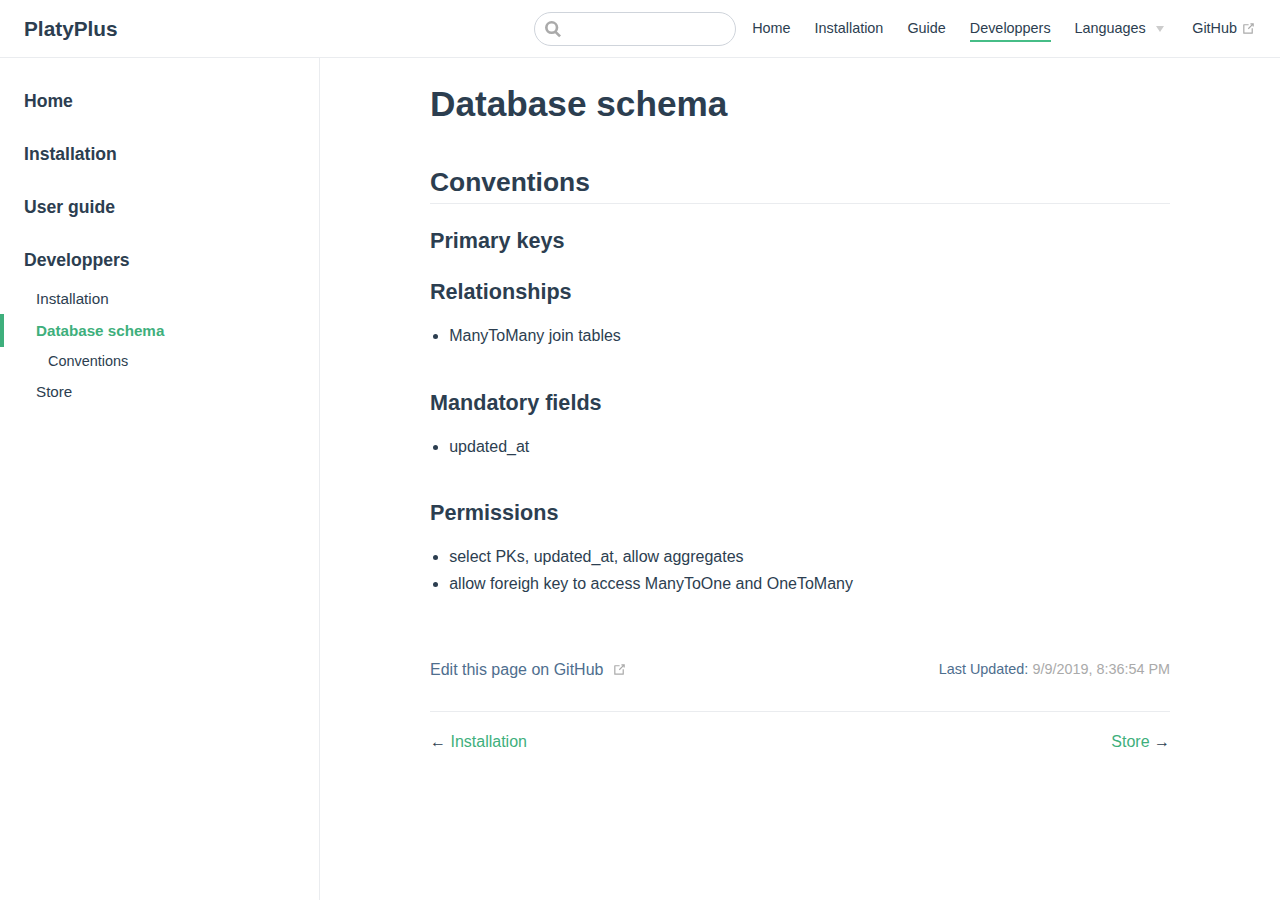
<file: dev/schema.html>
<!DOCTYPE html>
<html lang="en-US">
  <head>
    <meta charset="utf-8">
    <meta name="viewport" content="width=device-width,initial-scale=1">
    <title>Database schema | PlatyPlus</title>
    <meta name="description" content="Platyplus documentation">
    
    
    <link rel="preload" href="/assets/css/0.styles.4b189ea6.css" as="style"><link rel="preload" href="/assets/js/app.182d53c4.js" as="script"><link rel="preload" href="/assets/js/3.6ce33c1e.js" as="script"><link rel="preload" href="/assets/js/9.6a427941.js" as="script"><link rel="prefetch" href="/assets/js/10.962658ef.js"><link rel="prefetch" href="/assets/js/11.d2d63bf4.js"><link rel="prefetch" href="/assets/js/12.b4a25540.js"><link rel="prefetch" href="/assets/js/13.57060928.js"><link rel="prefetch" href="/assets/js/14.542d9903.js"><link rel="prefetch" href="/assets/js/15.75240c6d.js"><link rel="prefetch" href="/assets/js/16.a61ce536.js"><link rel="prefetch" href="/assets/js/4.11afba38.js"><link rel="prefetch" href="/assets/js/5.b9f835c3.js"><link rel="prefetch" href="/assets/js/6.6515a4de.js"><link rel="prefetch" href="/assets/js/7.262b1d03.js"><link rel="prefetch" href="/assets/js/8.c9618100.js"><link rel="prefetch" href="/assets/js/vendors~docsearch.ecde484d.js">
    <link rel="stylesheet" href="/assets/css/0.styles.4b189ea6.css">
  </head>
  <body>
    <div id="app" data-server-rendered="true"><div class="theme-container"><header class="navbar"><div class="sidebar-button"><svg xmlns="http://www.w3.org/2000/svg" aria-hidden="true" role="img" viewBox="0 0 448 512" class="icon"><path fill="currentColor" d="M436 124H12c-6.627 0-12-5.373-12-12V80c0-6.627 5.373-12 12-12h424c6.627 0 12 5.373 12 12v32c0 6.627-5.373 12-12 12zm0 160H12c-6.627 0-12-5.373-12-12v-32c0-6.627 5.373-12 12-12h424c6.627 0 12 5.373 12 12v32c0 6.627-5.373 12-12 12zm0 160H12c-6.627 0-12-5.373-12-12v-32c0-6.627 5.373-12 12-12h424c6.627 0 12 5.373 12 12v32c0 6.627-5.373 12-12 12z"></path></svg></div> <a href="/" class="home-link router-link-active"><!----> <span class="site-name">PlatyPlus</span></a> <div class="links"><form id="search-form" role="search" class="algolia-search-wrapper search-box"><input id="algolia-search-input" class="search-query"></form> <nav class="nav-links can-hide"><div class="nav-item"><a href="/" class="nav-link">Home</a></div><div class="nav-item"><a href="/installation/" class="nav-link">Installation</a></div><div class="nav-item"><a href="/guide/" class="nav-link">Guide</a></div><div class="nav-item"><a href="/dev/" class="nav-link router-link-active">Developpers</a></div><div class="nav-item"><div class="dropdown-wrapper"><a class="dropdown-title"><span class="title">Languages</span> <span class="arrow right"></span></a> <ul class="nav-dropdown" style="display:none;"><li class="dropdown-item"><!----> <a href="/dev/schema.html" class="nav-link router-link-exact-active router-link-active">English</a></li><li class="dropdown-item"><!----> <a href="/fr/" class="nav-link">Français</a></li></ul></div></div> <a href="https://github.com/platyplus/platyplus" target="_blank" rel="noopener noreferrer" class="repo-link">
    GitHub
    <svg xmlns="http://www.w3.org/2000/svg" aria-hidden="true" x="0px" y="0px" viewBox="0 0 100 100" width="15" height="15" class="icon outbound"><path fill="currentColor" d="M18.8,85.1h56l0,0c2.2,0,4-1.8,4-4v-32h-8v28h-48v-48h28v-8h-32l0,0c-2.2,0-4,1.8-4,4v56C14.8,83.3,16.6,85.1,18.8,85.1z"></path> <polygon fill="currentColor" points="45.7,48.7 51.3,54.3 77.2,28.5 77.2,37.2 85.2,37.2 85.2,14.9 62.8,14.9 62.8,22.9 71.5,22.9"></polygon></svg></a></nav></div></header> <div class="sidebar-mask"></div> <aside class="sidebar"><nav class="nav-links"><div class="nav-item"><a href="/" class="nav-link">Home</a></div><div class="nav-item"><a href="/installation/" class="nav-link">Installation</a></div><div class="nav-item"><a href="/guide/" class="nav-link">Guide</a></div><div class="nav-item"><a href="/dev/" class="nav-link router-link-active">Developpers</a></div><div class="nav-item"><div class="dropdown-wrapper"><a class="dropdown-title"><span class="title">Languages</span> <span class="arrow right"></span></a> <ul class="nav-dropdown" style="display:none;"><li class="dropdown-item"><!----> <a href="/dev/schema.html" class="nav-link router-link-exact-active router-link-active">English</a></li><li class="dropdown-item"><!----> <a href="/fr/" class="nav-link">Français</a></li></ul></div></div> <a href="https://github.com/platyplus/platyplus" target="_blank" rel="noopener noreferrer" class="repo-link">
    GitHub
    <svg xmlns="http://www.w3.org/2000/svg" aria-hidden="true" x="0px" y="0px" viewBox="0 0 100 100" width="15" height="15" class="icon outbound"><path fill="currentColor" d="M18.8,85.1h56l0,0c2.2,0,4-1.8,4-4v-32h-8v28h-48v-48h28v-8h-32l0,0c-2.2,0-4,1.8-4,4v56C14.8,83.3,16.6,85.1,18.8,85.1z"></path> <polygon fill="currentColor" points="45.7,48.7 51.3,54.3 77.2,28.5 77.2,37.2 85.2,37.2 85.2,14.9 62.8,14.9 62.8,22.9 71.5,22.9"></polygon></svg></a></nav>  <ul class="sidebar-links"><li><a href="/" class="sidebar-link">Home</a></li><li><a href="/installation/" class="sidebar-link">Installation</a></li><li><a href="/guide/" class="sidebar-link">User guide</a></li><li><section class="sidebar-group depth-0"><a href="/dev/" class="sidebar-heading clickable router-link-active open"><span>Developpers</span> <!----></a> <ul class="sidebar-links sidebar-group-items"><li><a href="/dev/installation.html" class="sidebar-link">Installation</a></li><li><a href="/dev/schema.html" class="active sidebar-link">Database schema</a><ul class="sidebar-sub-headers"><li class="sidebar-sub-header"><a href="/dev/schema.html#conventions" class="sidebar-link">Conventions</a></li></ul></li><li><a href="/dev/store.html" class="sidebar-link">Store</a></li></ul></section></li></ul> </aside> <main class="page"> <div class="theme-default-content content__default"><h1 id="database-schema"><a href="#database-schema" aria-hidden="true" class="header-anchor">#</a> Database schema</h1> <h2 id="conventions"><a href="#conventions" aria-hidden="true" class="header-anchor">#</a> Conventions</h2> <h3 id="primary-keys"><a href="#primary-keys" aria-hidden="true" class="header-anchor">#</a> Primary keys</h3> <h3 id="relationships"><a href="#relationships" aria-hidden="true" class="header-anchor">#</a> Relationships</h3> <ul><li>ManyToMany join tables</li></ul> <h3 id="mandatory-fields"><a href="#mandatory-fields" aria-hidden="true" class="header-anchor">#</a> Mandatory fields</h3> <ul><li>updated_at</li></ul> <h3 id="permissions"><a href="#permissions" aria-hidden="true" class="header-anchor">#</a> Permissions</h3> <ul><li>select PKs, updated_at, allow aggregates</li> <li>allow foreigh key to access ManyToOne and OneToMany</li></ul></div> <footer class="page-edit"><div class="edit-link"><a href="https://github.com/platyplus/platyplus/edit/master/docs/dev/schema.md" target="_blank" rel="noopener noreferrer">Edit this page on GitHub</a> <svg xmlns="http://www.w3.org/2000/svg" aria-hidden="true" x="0px" y="0px" viewBox="0 0 100 100" width="15" height="15" class="icon outbound"><path fill="currentColor" d="M18.8,85.1h56l0,0c2.2,0,4-1.8,4-4v-32h-8v28h-48v-48h28v-8h-32l0,0c-2.2,0-4,1.8-4,4v56C14.8,83.3,16.6,85.1,18.8,85.1z"></path> <polygon fill="currentColor" points="45.7,48.7 51.3,54.3 77.2,28.5 77.2,37.2 85.2,37.2 85.2,14.9 62.8,14.9 62.8,22.9 71.5,22.9"></polygon></svg></div> <div class="last-updated"><span class="prefix">Last Updated: </span> <span class="time">9/9/2019, 8:36:54 PM</span></div></footer> <div class="page-nav"><p class="inner"><span class="prev">
        ←
        <a href="/dev/installation.html" class="prev">
          Installation
        </a></span> <span class="next"><a href="/dev/store.html">
          Store
        </a>
        →
      </span></p></div> </main></div><div class="global-ui"><SWUpdatePopup></SWUpdatePopup><!----></div></div>
    <script src="/assets/js/app.182d53c4.js" defer></script><script src="/assets/js/3.6ce33c1e.js" defer></script><script src="/assets/js/9.6a427941.js" defer></script>
  </body>
</html>
</file>
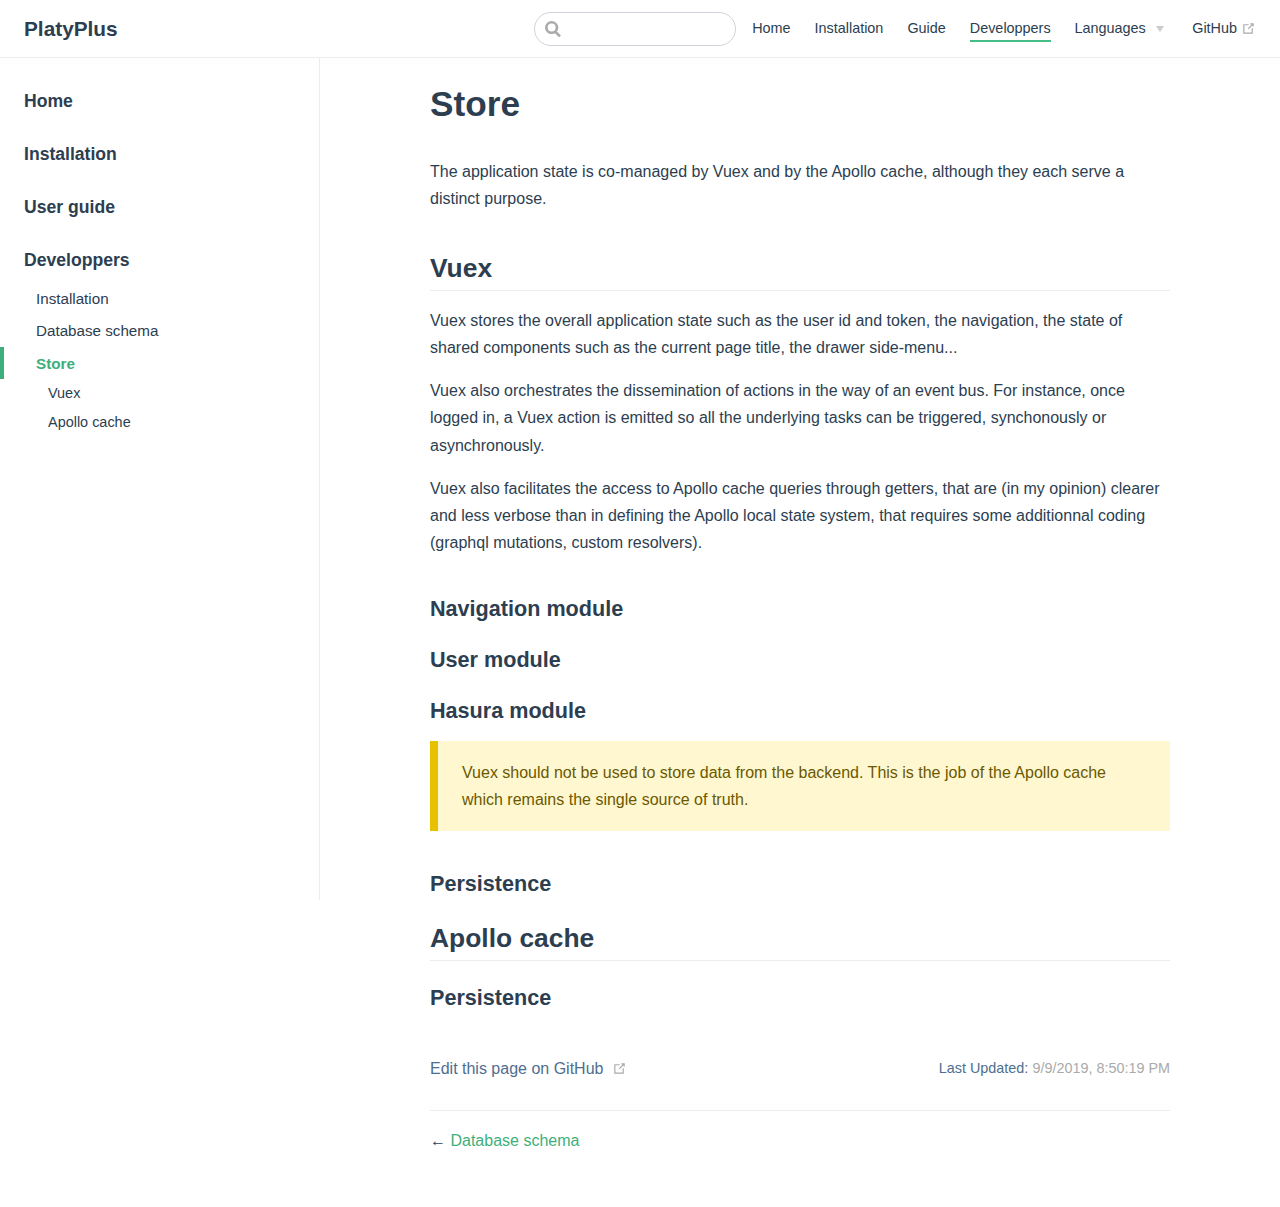
<file: dev/store.html>
<!DOCTYPE html>
<html lang="en-US">
  <head>
    <meta charset="utf-8">
    <meta name="viewport" content="width=device-width,initial-scale=1">
    <title>Store | PlatyPlus</title>
    <meta name="description" content="Platyplus documentation">
    
    
    <link rel="preload" href="/assets/css/0.styles.4b189ea6.css" as="style"><link rel="preload" href="/assets/js/app.182d53c4.js" as="script"><link rel="preload" href="/assets/js/3.6ce33c1e.js" as="script"><link rel="preload" href="/assets/js/10.962658ef.js" as="script"><link rel="prefetch" href="/assets/js/11.d2d63bf4.js"><link rel="prefetch" href="/assets/js/12.b4a25540.js"><link rel="prefetch" href="/assets/js/13.57060928.js"><link rel="prefetch" href="/assets/js/14.542d9903.js"><link rel="prefetch" href="/assets/js/15.75240c6d.js"><link rel="prefetch" href="/assets/js/16.a61ce536.js"><link rel="prefetch" href="/assets/js/4.11afba38.js"><link rel="prefetch" href="/assets/js/5.b9f835c3.js"><link rel="prefetch" href="/assets/js/6.6515a4de.js"><link rel="prefetch" href="/assets/js/7.262b1d03.js"><link rel="prefetch" href="/assets/js/8.c9618100.js"><link rel="prefetch" href="/assets/js/9.6a427941.js"><link rel="prefetch" href="/assets/js/vendors~docsearch.ecde484d.js">
    <link rel="stylesheet" href="/assets/css/0.styles.4b189ea6.css">
  </head>
  <body>
    <div id="app" data-server-rendered="true"><div class="theme-container"><header class="navbar"><div class="sidebar-button"><svg xmlns="http://www.w3.org/2000/svg" aria-hidden="true" role="img" viewBox="0 0 448 512" class="icon"><path fill="currentColor" d="M436 124H12c-6.627 0-12-5.373-12-12V80c0-6.627 5.373-12 12-12h424c6.627 0 12 5.373 12 12v32c0 6.627-5.373 12-12 12zm0 160H12c-6.627 0-12-5.373-12-12v-32c0-6.627 5.373-12 12-12h424c6.627 0 12 5.373 12 12v32c0 6.627-5.373 12-12 12zm0 160H12c-6.627 0-12-5.373-12-12v-32c0-6.627 5.373-12 12-12h424c6.627 0 12 5.373 12 12v32c0 6.627-5.373 12-12 12z"></path></svg></div> <a href="/" class="home-link router-link-active"><!----> <span class="site-name">PlatyPlus</span></a> <div class="links"><form id="search-form" role="search" class="algolia-search-wrapper search-box"><input id="algolia-search-input" class="search-query"></form> <nav class="nav-links can-hide"><div class="nav-item"><a href="/" class="nav-link">Home</a></div><div class="nav-item"><a href="/installation/" class="nav-link">Installation</a></div><div class="nav-item"><a href="/guide/" class="nav-link">Guide</a></div><div class="nav-item"><a href="/dev/" class="nav-link router-link-active">Developpers</a></div><div class="nav-item"><div class="dropdown-wrapper"><a class="dropdown-title"><span class="title">Languages</span> <span class="arrow right"></span></a> <ul class="nav-dropdown" style="display:none;"><li class="dropdown-item"><!----> <a href="/dev/store.html" class="nav-link router-link-exact-active router-link-active">English</a></li><li class="dropdown-item"><!----> <a href="/fr/" class="nav-link">Français</a></li></ul></div></div> <a href="https://github.com/platyplus/platyplus" target="_blank" rel="noopener noreferrer" class="repo-link">
    GitHub
    <svg xmlns="http://www.w3.org/2000/svg" aria-hidden="true" x="0px" y="0px" viewBox="0 0 100 100" width="15" height="15" class="icon outbound"><path fill="currentColor" d="M18.8,85.1h56l0,0c2.2,0,4-1.8,4-4v-32h-8v28h-48v-48h28v-8h-32l0,0c-2.2,0-4,1.8-4,4v56C14.8,83.3,16.6,85.1,18.8,85.1z"></path> <polygon fill="currentColor" points="45.7,48.7 51.3,54.3 77.2,28.5 77.2,37.2 85.2,37.2 85.2,14.9 62.8,14.9 62.8,22.9 71.5,22.9"></polygon></svg></a></nav></div></header> <div class="sidebar-mask"></div> <aside class="sidebar"><nav class="nav-links"><div class="nav-item"><a href="/" class="nav-link">Home</a></div><div class="nav-item"><a href="/installation/" class="nav-link">Installation</a></div><div class="nav-item"><a href="/guide/" class="nav-link">Guide</a></div><div class="nav-item"><a href="/dev/" class="nav-link router-link-active">Developpers</a></div><div class="nav-item"><div class="dropdown-wrapper"><a class="dropdown-title"><span class="title">Languages</span> <span class="arrow right"></span></a> <ul class="nav-dropdown" style="display:none;"><li class="dropdown-item"><!----> <a href="/dev/store.html" class="nav-link router-link-exact-active router-link-active">English</a></li><li class="dropdown-item"><!----> <a href="/fr/" class="nav-link">Français</a></li></ul></div></div> <a href="https://github.com/platyplus/platyplus" target="_blank" rel="noopener noreferrer" class="repo-link">
    GitHub
    <svg xmlns="http://www.w3.org/2000/svg" aria-hidden="true" x="0px" y="0px" viewBox="0 0 100 100" width="15" height="15" class="icon outbound"><path fill="currentColor" d="M18.8,85.1h56l0,0c2.2,0,4-1.8,4-4v-32h-8v28h-48v-48h28v-8h-32l0,0c-2.2,0-4,1.8-4,4v56C14.8,83.3,16.6,85.1,18.8,85.1z"></path> <polygon fill="currentColor" points="45.7,48.7 51.3,54.3 77.2,28.5 77.2,37.2 85.2,37.2 85.2,14.9 62.8,14.9 62.8,22.9 71.5,22.9"></polygon></svg></a></nav>  <ul class="sidebar-links"><li><a href="/" class="sidebar-link">Home</a></li><li><a href="/installation/" class="sidebar-link">Installation</a></li><li><a href="/guide/" class="sidebar-link">User guide</a></li><li><section class="sidebar-group depth-0"><a href="/dev/" class="sidebar-heading clickable router-link-active open"><span>Developpers</span> <!----></a> <ul class="sidebar-links sidebar-group-items"><li><a href="/dev/installation.html" class="sidebar-link">Installation</a></li><li><a href="/dev/schema.html" class="sidebar-link">Database schema</a></li><li><a href="/dev/store.html" class="active sidebar-link">Store</a><ul class="sidebar-sub-headers"><li class="sidebar-sub-header"><a href="/dev/store.html#vuex" class="sidebar-link">Vuex</a></li><li class="sidebar-sub-header"><a href="/dev/store.html#apollo-cache" class="sidebar-link">Apollo cache</a></li></ul></li></ul></section></li></ul> </aside> <main class="page"> <div class="theme-default-content content__default"><h1 id="store"><a href="#store" aria-hidden="true" class="header-anchor">#</a> Store</h1> <p>The application state is co-managed by Vuex and by the Apollo cache, although they each serve a distinct purpose.</p> <h2 id="vuex"><a href="#vuex" aria-hidden="true" class="header-anchor">#</a> Vuex</h2> <p>Vuex stores the overall application state such as the user id and token, the navigation, the state of shared components such as the current page title, the drawer side-menu...</p> <p>Vuex also orchestrates the dissemination of actions in the way of an event bus. For instance, once logged in, a Vuex action is emitted so all the underlying tasks can be triggered, synchonously or asynchronously.</p> <p>Vuex also facilitates the access to Apollo cache queries through getters, that are (in my opinion) clearer and less verbose than in defining the Apollo local state system, that requires some additionnal coding (graphql mutations, custom resolvers).</p> <h3 id="navigation-module"><a href="#navigation-module" aria-hidden="true" class="header-anchor">#</a> Navigation module</h3> <h3 id="user-module"><a href="#user-module" aria-hidden="true" class="header-anchor">#</a> User module</h3> <h3 id="hasura-module"><a href="#hasura-module" aria-hidden="true" class="header-anchor">#</a> Hasura module</h3> <div class="warning custom-block"><p>Vuex should not be used to store data from the backend. This is the job of the Apollo cache which remains the single source of truth.</p></div> <h3 id="persistence"><a href="#persistence" aria-hidden="true" class="header-anchor">#</a> Persistence</h3> <h2 id="apollo-cache"><a href="#apollo-cache" aria-hidden="true" class="header-anchor">#</a> Apollo cache</h2> <h3 id="persistence-2"><a href="#persistence-2" aria-hidden="true" class="header-anchor">#</a> Persistence</h3></div> <footer class="page-edit"><div class="edit-link"><a href="https://github.com/platyplus/platyplus/edit/master/docs/dev/store.md" target="_blank" rel="noopener noreferrer">Edit this page on GitHub</a> <svg xmlns="http://www.w3.org/2000/svg" aria-hidden="true" x="0px" y="0px" viewBox="0 0 100 100" width="15" height="15" class="icon outbound"><path fill="currentColor" d="M18.8,85.1h56l0,0c2.2,0,4-1.8,4-4v-32h-8v28h-48v-48h28v-8h-32l0,0c-2.2,0-4,1.8-4,4v56C14.8,83.3,16.6,85.1,18.8,85.1z"></path> <polygon fill="currentColor" points="45.7,48.7 51.3,54.3 77.2,28.5 77.2,37.2 85.2,37.2 85.2,14.9 62.8,14.9 62.8,22.9 71.5,22.9"></polygon></svg></div> <div class="last-updated"><span class="prefix">Last Updated: </span> <span class="time">9/9/2019, 8:50:19 PM</span></div></footer> <div class="page-nav"><p class="inner"><span class="prev">
        ←
        <a href="/dev/schema.html" class="prev">
          Database schema
        </a></span> <!----></p></div> </main></div><div class="global-ui"><SWUpdatePopup></SWUpdatePopup><!----></div></div>
    <script src="/assets/js/app.182d53c4.js" defer></script><script src="/assets/js/3.6ce33c1e.js" defer></script><script src="/assets/js/10.962658ef.js" defer></script>
  </body>
</html>
</file>
<file: assets/css/0.styles.4b189ea6.css>
.go-to-top[data-v-67a9666a]{cursor:pointer;position:fixed;bottom:2rem;right:2.5rem;width:2rem;color:#3eaf7c;z-index:1}.go-to-top[data-v-67a9666a]:hover{color:#72cda4}@media (max-width:959px){.go-to-top[data-v-67a9666a]{display:none}}.fade-enter-active[data-v-67a9666a],.fade-leave-active[data-v-67a9666a]{transition:opacity .3s}.fade-enter[data-v-67a9666a],.fade-leave-to[data-v-67a9666a]{opacity:0}#nprogress{pointer-events:none}#nprogress .bar{background:#3eaf7c;position:fixed;z-index:1031;top:0;left:0;width:100%;height:2px}#nprogress .peg{display:block;position:absolute;right:0;width:100px;height:100%;box-shadow:0 0 10px #3eaf7c,0 0 5px #3eaf7c;opacity:1;transform:rotate(3deg) translateY(-4px)}#nprogress .spinner{display:block;position:fixed;z-index:1031;top:15px;right:15px}#nprogress .spinner-icon{width:18px;height:18px;box-sizing:border-box;border-color:#3eaf7c transparent transparent #3eaf7c;border-style:solid;border-width:2px;border-radius:50%;-webkit-animation:nprogress-spinner .4s linear infinite;animation:nprogress-spinner .4s linear infinite}.nprogress-custom-parent{overflow:hidden;position:relative}.nprogress-custom-parent #nprogress .bar,.nprogress-custom-parent #nprogress .spinner{position:absolute}@-webkit-keyframes nprogress-spinner{0%{transform:rotate(0deg)}to{transform:rotate(1turn)}}@keyframes nprogress-spinner{0%{transform:rotate(0deg)}to{transform:rotate(1turn)}}.icon.outbound{color:#aaa;display:inline-block;vertical-align:middle;position:relative;top:-1px}.home{padding:3.6rem 2rem 0;max-width:960px;margin:0 auto;display:block}.home .hero{text-align:center}.home .hero img{max-width:100%;max-height:280px;display:block;margin:3rem auto 1.5rem}.home .hero h1{font-size:3rem}.home .hero .action,.home .hero .description,.home .hero h1{margin:1.8rem auto}.home .hero .description{max-width:35rem;font-size:1.6rem;line-height:1.3;color:#6a8bad}.home .hero .action-button{display:inline-block;font-size:1.2rem;color:#fff;background-color:#3eaf7c;padding:.8rem 1.6rem;border-radius:4px;transition:background-color .1s ease;box-sizing:border-box;border-bottom:1px solid #389d70}.home .hero .action-button:hover{background-color:#4abf8a}.home .features{border-top:1px solid #eaecef;padding:1.2rem 0;margin-top:2.5rem;display:flex;flex-wrap:wrap;align-items:flex-start;align-content:stretch;justify-content:space-between}.home .feature{flex-grow:1;flex-basis:30%;max-width:30%}.home .feature h2{font-size:1.4rem;font-weight:500;border-bottom:none;padding-bottom:0;color:#3a5169}.home .feature p{color:#4e6e8e}.home .footer{padding:2.5rem;border-top:1px solid #eaecef;text-align:center;color:#4e6e8e}@media (max-width:719px){.home .features{flex-direction:column}.home .feature{max-width:100%;padding:0 2.5rem}}@media (max-width:419px){.home{padding-left:1.5rem;padding-right:1.5rem}.home .hero img{max-height:210px;margin:2rem auto 1.2rem}.home .hero h1{font-size:2rem}.home .hero .action,.home .hero .description,.home .hero h1{margin:1.2rem auto}.home .hero .description{font-size:1.2rem}.home .hero .action-button{font-size:1rem;padding:.6rem 1.2rem}.home .feature h2{font-size:1.25rem}}.algolia-search-wrapper>span{vertical-align:middle}.algolia-search-wrapper .algolia-autocomplete{line-height:normal}.algolia-search-wrapper .algolia-autocomplete .ds-dropdown-menu{background-color:#fff;border:1px solid #999;border-radius:4px;font-size:16px;margin:6px 0 0;padding:4px;text-align:left}.algolia-search-wrapper .algolia-autocomplete .ds-dropdown-menu:before{border-color:#999}.algolia-search-wrapper .algolia-autocomplete .ds-dropdown-menu [class*=ds-dataset-]{border:none;padding:0}.algolia-search-wrapper .algolia-autocomplete .ds-dropdown-menu .ds-suggestions{margin-top:0}.algolia-search-wrapper .algolia-autocomplete .ds-dropdown-menu .ds-suggestion{border-bottom:1px solid #eaecef}.algolia-search-wrapper .algolia-autocomplete .algolia-docsearch-suggestion--highlight{color:#2c815b}.algolia-search-wrapper .algolia-autocomplete .algolia-docsearch-suggestion{border-color:#eaecef;padding:0}.algolia-search-wrapper .algolia-autocomplete .algolia-docsearch-suggestion .algolia-docsearch-suggestion--category-header{padding:5px 10px;margin-top:0;background:#3eaf7c;color:#fff;font-weight:600}.algolia-search-wrapper .algolia-autocomplete .algolia-docsearch-suggestion .algolia-docsearch-suggestion--category-header .algolia-docsearch-suggestion--highlight{background:hsla(0,0%,100%,.6)}.algolia-search-wrapper .algolia-autocomplete .algolia-docsearch-suggestion .algolia-docsearch-suggestion--wrapper{padding:0}.algolia-search-wrapper .algolia-autocomplete .algolia-docsearch-suggestion .algolia-docsearch-suggestion--title{font-weight:600;margin-bottom:0;color:#2c3e50}.algolia-search-wrapper .algolia-autocomplete .algolia-docsearch-suggestion .algolia-docsearch-suggestion--subcategory-column{vertical-align:top;padding:5px 7px 5px 5px;border-color:#eaecef;background:#f1f3f5}.algolia-search-wrapper .algolia-autocomplete .algolia-docsearch-suggestion .algolia-docsearch-suggestion--subcategory-column:after{display:none}.algolia-search-wrapper .algolia-autocomplete .algolia-docsearch-suggestion .algolia-docsearch-suggestion--subcategory-column-text{color:#555}.algolia-search-wrapper .algolia-autocomplete .algolia-docsearch-footer{border-color:#eaecef}.algolia-search-wrapper .algolia-autocomplete .ds-cursor .algolia-docsearch-suggestion--content{background-color:#e7edf3!important;color:#2c3e50}@media (min-width:719px){.algolia-search-wrapper .algolia-autocomplete .algolia-docsearch-suggestion .algolia-docsearch-suggestion--subcategory-column{float:none;width:150px;min-width:150px;display:table-cell}.algolia-search-wrapper .algolia-autocomplete .algolia-docsearch-suggestion .algolia-docsearch-suggestion--content{float:none;display:table-cell;width:100%;vertical-align:top}.algolia-search-wrapper .algolia-autocomplete .algolia-docsearch-suggestion .ds-dropdown-menu{min-width:515px!important}}@media (max-width:719px){.algolia-search-wrapper .ds-dropdown-menu{min-width:calc(100vw - 4rem)!important;max-width:calc(100vw - 4rem)!important}.algolia-search-wrapper .algolia-docsearch-suggestion--wrapper{padding:5px 7px 5px 5px!important}.algolia-search-wrapper .algolia-docsearch-suggestion--subcategory-column{padding:0!important;background:#fff!important}.algolia-search-wrapper .algolia-docsearch-suggestion--subcategory-column-text:after{content:" > ";font-size:10px;line-height:14.4px;display:inline-block;width:5px;margin:-3px 3px 0;vertical-align:middle}}.search-box{display:inline-block;position:relative;margin-right:1rem}.search-box input{cursor:text;width:10rem;height:2rem;color:#4e6e8e;display:inline-block;border:1px solid #cfd4db;border-radius:2rem;font-size:.9rem;line-height:2rem;padding:0 .5rem 0 2rem;outline:none;transition:all .2s ease;background:#fff url(/assets/img/search.83621669.svg) .6rem .5rem no-repeat;background-size:1rem}.search-box input:focus{cursor:auto;border-color:#3eaf7c}.search-box .suggestions{background:#fff;width:20rem;position:absolute;top:1.5rem;border:1px solid #cfd4db;border-radius:6px;padding:.4rem;list-style-type:none}.search-box .suggestions.align-right{right:0}.search-box .suggestion{line-height:1.4;padding:.4rem .6rem;border-radius:4px;cursor:pointer}.search-box .suggestion a{white-space:normal;color:#5d82a6}.search-box .suggestion a .page-title{font-weight:600}.search-box .suggestion a .header{font-size:.9em;margin-left:.25em}.search-box .suggestion.focused{background-color:#f3f4f5}.search-box .suggestion.focused a{color:#3eaf7c}@media (max-width:959px){.search-box input{cursor:pointer;width:0;border-color:transparent;position:relative}.search-box input:focus{cursor:text;left:0;width:10rem}}@media (-ms-high-contrast:none){.search-box input{height:2rem}}@media (max-width:959px) and (min-width:719px){.search-box .suggestions{left:0}}@media (max-width:719px){.search-box{margin-right:0}.search-box input{left:1rem}.search-box .suggestions{right:0}}@media (max-width:419px){.search-box .suggestions{width:calc(100vw - 4rem)}.search-box input:focus{width:8rem}}.sidebar-button{cursor:pointer;display:none;width:1.25rem;height:1.25rem;position:absolute;padding:.6rem;top:.6rem;left:1rem}.sidebar-button .icon{display:block;width:1.25rem;height:1.25rem}@media (max-width:719px){.sidebar-button{display:block}}.dropdown-enter,.dropdown-leave-to{height:0!important}.dropdown-wrapper{cursor:pointer}.dropdown-wrapper .dropdown-title{display:block}.dropdown-wrapper .dropdown-title:hover{border-color:transparent}.dropdown-wrapper .dropdown-title .arrow{vertical-align:middle;margin-top:-1px;margin-left:.4rem}.dropdown-wrapper .nav-dropdown .dropdown-item{color:inherit;line-height:1.7rem}.dropdown-wrapper .nav-dropdown .dropdown-item h4{margin:.45rem 0 0;border-top:1px solid #eee;padding:.45rem 1.5rem 0 1.25rem}.dropdown-wrapper .nav-dropdown .dropdown-item .dropdown-subitem-wrapper{padding:0;list-style:none}.dropdown-wrapper .nav-dropdown .dropdown-item .dropdown-subitem-wrapper .dropdown-subitem{font-size:.9em}.dropdown-wrapper .nav-dropdown .dropdown-item a{display:block;line-height:1.7rem;position:relative;border-bottom:none;font-weight:400;margin-bottom:0;padding:0 1.5rem 0 1.25rem}.dropdown-wrapper .nav-dropdown .dropdown-item a.router-link-active,.dropdown-wrapper .nav-dropdown .dropdown-item a:hover{color:#3eaf7c}.dropdown-wrapper .nav-dropdown .dropdown-item a.router-link-active:after{content:"";width:0;height:0;border-left:5px solid #3eaf7c;border-top:3px solid transparent;border-bottom:3px solid transparent;position:absolute;top:calc(50% - 2px);left:9px}.dropdown-wrapper .nav-dropdown .dropdown-item:first-child h4{margin-top:0;padding-top:0;border-top:0}@media (max-width:719px){.dropdown-wrapper.open .dropdown-title{margin-bottom:.5rem}.dropdown-wrapper .nav-dropdown{transition:height .1s ease-out;overflow:hidden}.dropdown-wrapper .nav-dropdown .dropdown-item h4{border-top:0;margin-top:0;padding-top:0}.dropdown-wrapper .nav-dropdown .dropdown-item>a,.dropdown-wrapper .nav-dropdown .dropdown-item h4{font-size:15px;line-height:2rem}.dropdown-wrapper .nav-dropdown .dropdown-item .dropdown-subitem{font-size:14px;padding-left:1rem}}@media (min-width:719px){.dropdown-wrapper{height:1.8rem}.dropdown-wrapper:hover .nav-dropdown{display:block!important}.dropdown-wrapper .dropdown-title .arrow{border-left:4px solid transparent;border-right:4px solid transparent;border-top:6px solid #ccc;border-bottom:0}.dropdown-wrapper .nav-dropdown{display:none;height:auto!important;box-sizing:border-box;max-height:calc(100vh - 2.7rem);overflow-y:auto;position:absolute;top:100%;right:0;background-color:#fff;padding:.6rem 0;border:1px solid;border-color:#ddd #ddd #ccc;text-align:left;border-radius:.25rem;white-space:nowrap;margin:0}}.nav-links{display:inline-block}.nav-links a{line-height:1.4rem;color:inherit}.nav-links a.router-link-active,.nav-links a:hover{color:#3eaf7c}.nav-links .nav-item{position:relative;display:inline-block;margin-left:1.5rem;line-height:2rem}.nav-links .nav-item:first-child{margin-left:0}.nav-links .repo-link{margin-left:1.5rem}@media (max-width:719px){.nav-links .nav-item,.nav-links .repo-link{margin-left:0}}@media (min-width:719px){.nav-links a.router-link-active,.nav-links a:hover{color:#2c3e50}.nav-item>a:not(.external).router-link-active,.nav-item>a:not(.external):hover{margin-bottom:-2px;border-bottom:2px solid #46bd87}}.navbar{padding:.7rem 1.5rem;line-height:2.2rem}.navbar a,.navbar img,.navbar span{display:inline-block}.navbar .logo{height:2.2rem;min-width:2.2rem;margin-right:.8rem;vertical-align:top}.navbar .site-name{font-size:1.3rem;font-weight:600;color:#2c3e50;position:relative}.navbar .links{padding-left:1.5rem;box-sizing:border-box;background-color:#fff;white-space:nowrap;font-size:.9rem;position:absolute;right:1.5rem;top:.7rem;display:flex}.navbar .links .search-box{flex:0 0 auto;vertical-align:top}@media (max-width:719px){.navbar{padding-left:4rem}.navbar .can-hide{display:none}.navbar .links{padding-left:1.5rem}}.page-edit,.page-nav{max-width:740px;margin:0 auto;padding:2rem 2.5rem}@media (max-width:959px){.page-edit,.page-nav{padding:2rem}}@media (max-width:419px){.page-edit,.page-nav{padding:1.5rem}}.page{padding-bottom:2rem;display:block}.page-edit{padding-top:1rem;padding-bottom:1rem;overflow:auto}.page-edit .edit-link{display:inline-block}.page-edit .edit-link a{color:#4e6e8e;margin-right:.25rem}.page-edit .last-updated{float:right;font-size:.9em}.page-edit .last-updated .prefix{font-weight:500;color:#4e6e8e}.page-edit .last-updated .time{font-weight:400;color:#aaa}.page-nav{padding-top:1rem;padding-bottom:0}.page-nav .inner{min-height:2rem;margin-top:0;border-top:1px solid #eaecef;padding-top:1rem;overflow:auto}.page-nav .next{float:right}@media (max-width:719px){.page-edit .edit-link{margin-bottom:.5rem}.page-edit .last-updated{font-size:.8em;float:none;text-align:left}}.sidebar-group .sidebar-group{padding-left:.5em}.sidebar-group:not(.collapsable) .sidebar-heading:not(.clickable){cursor:auto;color:inherit}.sidebar-group.is-sub-group{padding-left:0}.sidebar-group.is-sub-group>.sidebar-heading{font-size:.95em;line-height:1.4;font-weight:400;padding-left:2rem}.sidebar-group.is-sub-group>.sidebar-heading:not(.clickable){opacity:.5}.sidebar-group.is-sub-group>.sidebar-group-items{padding-left:1rem}.sidebar-group.is-sub-group>.sidebar-group-items>li>.sidebar-link{font-size:.95em;border-left:none}.sidebar-group.depth-2>.sidebar-heading{border-left:none}.sidebar-heading{color:#2c3e50;transition:color .15s ease;cursor:pointer;font-size:1.1em;font-weight:700;padding:.35rem 1.5rem .35rem 1.25rem;width:100%;box-sizing:border-box;margin:0;border-left:.25rem solid transparent}.sidebar-heading.open,.sidebar-heading:hover{color:inherit}.sidebar-heading .arrow{position:relative;top:-.12em;left:.5em}.sidebar-heading.clickable.active{font-weight:600;color:#3eaf7c;border-left-color:#3eaf7c}.sidebar-heading.clickable:hover{color:#3eaf7c}.sidebar-group-items{transition:height .1s ease-out;font-size:.95em;overflow:hidden}.sidebar .sidebar-sub-headers{padding-left:1rem;font-size:.95em}a.sidebar-link{font-size:1em;font-weight:400;display:inline-block;color:#2c3e50;border-left:.25rem solid transparent;padding:.35rem 1rem .35rem 1.25rem;line-height:1.4;width:100%;box-sizing:border-box}a.sidebar-link:hover{color:#3eaf7c}a.sidebar-link.active{font-weight:600;color:#3eaf7c;border-left-color:#3eaf7c}.sidebar-group a.sidebar-link{padding-left:2rem}.sidebar-sub-headers a.sidebar-link{padding-top:.25rem;padding-bottom:.25rem;border-left:none}.sidebar-sub-headers a.sidebar-link.active{font-weight:500}.sidebar ul{padding:0;margin:0;list-style-type:none}.sidebar a{display:inline-block}.sidebar .nav-links{display:none;border-bottom:1px solid #eaecef;padding:.5rem 0 .75rem}.sidebar .nav-links a{font-weight:600}.sidebar .nav-links .nav-item,.sidebar .nav-links .repo-link{display:block;line-height:1.25rem;font-size:1.1em;padding:.5rem 0 .5rem 1.5rem}.sidebar>.sidebar-links{padding:1.5rem 0}.sidebar>.sidebar-links>li>a.sidebar-link{font-size:1.1em;line-height:1.7;font-weight:700}.sidebar>.sidebar-links>li:not(:first-child){margin-top:.75rem}@media (max-width:719px){.sidebar .nav-links{display:block}.sidebar .nav-links .dropdown-wrapper .nav-dropdown .dropdown-item a.router-link-active:after{top:calc(1rem - 2px)}.sidebar>.sidebar-links{padding:1rem 0}}code[class*=language-],pre[class*=language-]{color:#ccc;background:none;font-family:Consolas,Monaco,Andale Mono,Ubuntu Mono,monospace;font-size:1em;text-align:left;white-space:pre;word-spacing:normal;word-break:normal;word-wrap:normal;line-height:1.5;-moz-tab-size:4;-o-tab-size:4;tab-size:4;-webkit-hyphens:none;-ms-hyphens:none;hyphens:none}pre[class*=language-]{padding:1em;margin:.5em 0;overflow:auto}:not(pre)>code[class*=language-],pre[class*=language-]{background:#2d2d2d}:not(pre)>code[class*=language-]{padding:.1em;border-radius:.3em;white-space:normal}.token.block-comment,.token.cdata,.token.comment,.token.doctype,.token.prolog{color:#999}.token.punctuation{color:#ccc}.token.attr-name,.token.deleted,.token.namespace,.token.tag{color:#e2777a}.token.function-name{color:#6196cc}.token.boolean,.token.function,.token.number{color:#f08d49}.token.class-name,.token.constant,.token.property,.token.symbol{color:#f8c555}.token.atrule,.token.builtin,.token.important,.token.keyword,.token.selector{color:#cc99cd}.token.attr-value,.token.char,.token.regex,.token.string,.token.variable{color:#7ec699}.token.entity,.token.operator,.token.url{color:#67cdcc}.token.bold,.token.important{font-weight:700}.token.italic{font-style:italic}.token.entity{cursor:help}.token.inserted{color:green}.theme-default-content code{color:#476582;padding:.25rem .5rem;margin:0;font-size:.85em;background-color:rgba(27,31,35,.05);border-radius:3px}.theme-default-content code .token.deleted{color:#ec5975}.theme-default-content code .token.inserted{color:#3eaf7c}.theme-default-content pre,.theme-default-content pre[class*=language-]{line-height:1.4;padding:1.25rem 1.5rem;margin:.85rem 0;background-color:#282c34;border-radius:6px;overflow:auto}.theme-default-content pre[class*=language-] code,.theme-default-content pre code{color:#fff;padding:0;background-color:transparent;border-radius:0}div[class*=language-]{position:relative;background-color:#282c34;border-radius:6px}div[class*=language-] .highlight-lines{-webkit-user-select:none;-moz-user-select:none;-ms-user-select:none;user-select:none;padding-top:1.3rem;position:absolute;top:0;left:0;width:100%;line-height:1.4}div[class*=language-] .highlight-lines .highlighted{background-color:rgba(0,0,0,.66)}div[class*=language-] pre,div[class*=language-] pre[class*=language-]{background:transparent;position:relative;z-index:1}div[class*=language-]:before{position:absolute;z-index:3;top:.8em;right:1em;font-size:.75rem;color:hsla(0,0%,100%,.4)}div[class*=language-]:not(.line-numbers-mode) .line-numbers-wrapper{display:none}div[class*=language-].line-numbers-mode .highlight-lines .highlighted{position:relative}div[class*=language-].line-numbers-mode .highlight-lines .highlighted:before{content:" ";position:absolute;z-index:3;left:0;top:0;display:block;width:3.5rem;height:100%;background-color:rgba(0,0,0,.66)}div[class*=language-].line-numbers-mode pre{padding-left:4.5rem;vertical-align:middle}div[class*=language-].line-numbers-mode .line-numbers-wrapper{position:absolute;top:0;width:3.5rem;text-align:center;color:hsla(0,0%,100%,.3);padding:1.25rem 0;line-height:1.4}div[class*=language-].line-numbers-mode .line-numbers-wrapper .line-number,div[class*=language-].line-numbers-mode .line-numbers-wrapper br{-webkit-user-select:none;-moz-user-select:none;-ms-user-select:none;user-select:none}div[class*=language-].line-numbers-mode .line-numbers-wrapper .line-number{position:relative;z-index:4;font-size:.85em}div[class*=language-].line-numbers-mode:after{content:"";position:absolute;z-index:2;top:0;left:0;width:3.5rem;height:100%;border-radius:6px 0 0 6px;border-right:1px solid rgba(0,0,0,.66);background-color:#282c34}div[class~=language-js]:before{content:"js"}div[class~=language-ts]:before{content:"ts"}div[class~=language-html]:before{content:"html"}div[class~=language-md]:before{content:"md"}div[class~=language-vue]:before{content:"vue"}div[class~=language-css]:before{content:"css"}div[class~=language-sass]:before{content:"sass"}div[class~=language-scss]:before{content:"scss"}div[class~=language-less]:before{content:"less"}div[class~=language-stylus]:before{content:"stylus"}div[class~=language-go]:before{content:"go"}div[class~=language-java]:before{content:"java"}div[class~=language-c]:before{content:"c"}div[class~=language-sh]:before{content:"sh"}div[class~=language-yaml]:before{content:"yaml"}div[class~=language-py]:before{content:"py"}div[class~=language-docker]:before{content:"docker"}div[class~=language-dockerfile]:before{content:"dockerfile"}div[class~=language-makefile]:before{content:"makefile"}div[class~=language-javascript]:before{content:"js"}div[class~=language-typescript]:before{content:"ts"}div[class~=language-markup]:before{content:"html"}div[class~=language-markdown]:before{content:"md"}div[class~=language-json]:before{content:"json"}div[class~=language-ruby]:before{content:"rb"}div[class~=language-python]:before{content:"py"}div[class~=language-bash]:before{content:"sh"}div[class~=language-php]:before{content:"php"}.custom-block .custom-block-title{font-weight:600;margin-bottom:-.4rem}.custom-block.danger,.custom-block.tip,.custom-block.warning{padding:.1rem 1.5rem;border-left-width:.5rem;border-left-style:solid;margin:1rem 0}.custom-block.tip{background-color:#f3f5f7;border-color:#42b983}.custom-block.warning{background-color:rgba(255,229,100,.3);border-color:#e7c000;color:#6b5900}.custom-block.warning .custom-block-title{color:#b29400}.custom-block.warning a{color:#2c3e50}.custom-block.danger{background-color:#ffe6e6;border-color:#c00;color:#4d0000}.custom-block.danger .custom-block-title{color:#900}.custom-block.danger a{color:#2c3e50}.arrow{display:inline-block;width:0;height:0}.arrow.up{border-bottom:6px solid #ccc}.arrow.down,.arrow.up{border-left:4px solid transparent;border-right:4px solid transparent}.arrow.down{border-top:6px solid #ccc}.arrow.right{border-left:6px solid #ccc}.arrow.left,.arrow.right{border-top:4px solid transparent;border-bottom:4px solid transparent}.arrow.left{border-right:6px solid #ccc}.theme-default-content:not(.custom){max-width:740px;margin:0 auto;padding:2rem 2.5rem}@media (max-width:959px){.theme-default-content:not(.custom){padding:2rem}}@media (max-width:419px){.theme-default-content:not(.custom){padding:1.5rem}}.table-of-contents .badge{vertical-align:middle}body,html{padding:0;margin:0;background-color:#fff}body{font-family:-apple-system,BlinkMacSystemFont,Segoe UI,Roboto,Oxygen,Ubuntu,Cantarell,Fira Sans,Droid Sans,Helvetica Neue,sans-serif;-webkit-font-smoothing:antialiased;-moz-osx-font-smoothing:grayscale;font-size:16px;color:#2c3e50}.page{padding-left:20rem}.navbar{z-index:20;right:0;height:3.6rem;background-color:#fff;box-sizing:border-box;border-bottom:1px solid #eaecef}.navbar,.sidebar-mask{position:fixed;top:0;left:0}.sidebar-mask{z-index:9;width:100vw;height:100vh;display:none}.sidebar{font-size:16px;background-color:#fff;width:20rem;position:fixed;z-index:10;margin:0;top:3.6rem;left:0;bottom:0;box-sizing:border-box;border-right:1px solid #eaecef;overflow-y:auto}.theme-default-content:not(.custom)>:first-child{margin-top:3.6rem}.theme-default-content:not(.custom) a:hover{text-decoration:underline}.theme-default-content:not(.custom) p.demo{padding:1rem 1.5rem;border:1px solid #ddd;border-radius:4px}.theme-default-content:not(.custom) img{max-width:100%}.theme-default-content.custom{padding:0;margin:0}.theme-default-content.custom img{max-width:100%}a{font-weight:500;text-decoration:none}a,p a code{color:#3eaf7c}p a code{font-weight:400}kbd{background:#eee;border:.15rem solid #ddd;border-bottom:.25rem solid #ddd;border-radius:.15rem;padding:0 .15em}blockquote{font-size:1rem;color:#999;border-left:.2rem solid #dfe2e5;margin:1rem 0;padding:.25rem 0 .25rem 1rem}blockquote>p{margin:0}ol,ul{padding-left:1.2em}strong{font-weight:600}h1,h2,h3,h4,h5,h6{font-weight:600;line-height:1.25}.theme-default-content:not(.custom)>h1,.theme-default-content:not(.custom)>h2,.theme-default-content:not(.custom)>h3,.theme-default-content:not(.custom)>h4,.theme-default-content:not(.custom)>h5,.theme-default-content:not(.custom)>h6{margin-top:-3.1rem;padding-top:4.6rem;margin-bottom:0}.theme-default-content:not(.custom)>h1:first-child,.theme-default-content:not(.custom)>h2:first-child,.theme-default-content:not(.custom)>h3:first-child,.theme-default-content:not(.custom)>h4:first-child,.theme-default-content:not(.custom)>h5:first-child,.theme-default-content:not(.custom)>h6:first-child{margin-top:-1.5rem;margin-bottom:1rem}.theme-default-content:not(.custom)>h1:first-child+.custom-block,.theme-default-content:not(.custom)>h1:first-child+p,.theme-default-content:not(.custom)>h1:first-child+pre,.theme-default-content:not(.custom)>h2:first-child+.custom-block,.theme-default-content:not(.custom)>h2:first-child+p,.theme-default-content:not(.custom)>h2:first-child+pre,.theme-default-content:not(.custom)>h3:first-child+.custom-block,.theme-default-content:not(.custom)>h3:first-child+p,.theme-default-content:not(.custom)>h3:first-child+pre,.theme-default-content:not(.custom)>h4:first-child+.custom-block,.theme-default-content:not(.custom)>h4:first-child+p,.theme-default-content:not(.custom)>h4:first-child+pre,.theme-default-content:not(.custom)>h5:first-child+.custom-block,.theme-default-content:not(.custom)>h5:first-child+p,.theme-default-content:not(.custom)>h5:first-child+pre,.theme-default-content:not(.custom)>h6:first-child+.custom-block,.theme-default-content:not(.custom)>h6:first-child+p,.theme-default-content:not(.custom)>h6:first-child+pre{margin-top:2rem}h1:hover .header-anchor,h2:hover .header-anchor,h3:hover .header-anchor,h4:hover .header-anchor,h5:hover .header-anchor,h6:hover .header-anchor{opacity:1}h1{font-size:2.2rem}h2{font-size:1.65rem;padding-bottom:.3rem;border-bottom:1px solid #eaecef}h3{font-size:1.35rem}a.header-anchor{font-size:.85em;float:left;margin-left:-.87em;padding-right:.23em;margin-top:.125em;opacity:0}a.header-anchor:hover{text-decoration:none}.line-number,code,kbd{font-family:source-code-pro,Menlo,Monaco,Consolas,Courier New,monospace}ol,p,ul{line-height:1.7}hr{border:0;border-top:1px solid #eaecef}table{border-collapse:collapse;margin:1rem 0;display:block;overflow-x:auto}tr{border-top:1px solid #dfe2e5}tr:nth-child(2n){background-color:#f6f8fa}td,th{border:1px solid #dfe2e5;padding:.6em 1em}.theme-container.sidebar-open .sidebar-mask{display:block}.theme-container.no-navbar .theme-default-content:not(.custom)>h1,.theme-container.no-navbar h2,.theme-container.no-navbar h3,.theme-container.no-navbar h4,.theme-container.no-navbar h5,.theme-container.no-navbar h6{margin-top:1.5rem;padding-top:0}.theme-container.no-navbar .sidebar{top:0}@media (min-width:720px){.theme-container.no-sidebar .sidebar{display:none}.theme-container.no-sidebar .page{padding-left:0}}@media (max-width:959px){.sidebar{font-size:15px;width:16.4rem}.page{padding-left:16.4rem}}@media (max-width:719px){.sidebar{top:0;padding-top:3.6rem;transform:translateX(-100%);transition:transform .2s ease}.page{padding-left:0}.theme-container.sidebar-open .sidebar{transform:translateX(0)}.theme-container.no-navbar .sidebar{padding-top:0}}@media (max-width:419px){h1{font-size:1.9rem}.theme-default-content div[class*=language-]{margin:.85rem -1.5rem;border-radius:0}}.badge[data-v-c13ee5b0]{display:inline-block;font-size:14px;height:18px;line-height:18px;border-radius:3px;padding:0 6px;color:#fff}.badge.green[data-v-c13ee5b0],.badge.tip[data-v-c13ee5b0],.badge[data-v-c13ee5b0]{background-color:#42b983}.badge.error[data-v-c13ee5b0]{background-color:#da5961}.badge.warn[data-v-c13ee5b0],.badge.warning[data-v-c13ee5b0],.badge.yellow[data-v-c13ee5b0]{background-color:#e7c000}.badge+.badge[data-v-c13ee5b0]{margin-left:5px}.searchbox{display:inline-block;position:relative;width:200px;height:32px!important;white-space:nowrap;box-sizing:border-box;visibility:visible!important}.searchbox .algolia-autocomplete{display:block;width:100%;height:100%}.searchbox__wrapper{width:100%;height:100%;z-index:999;position:relative}.searchbox__input{display:inline-block;box-sizing:border-box;transition:box-shadow .4s ease,background .4s ease;border:0;border-radius:16px;box-shadow:inset 0 0 0 1px #ccc;background:#fff!important;padding:0 26px 0 32px;width:100%;height:100%;vertical-align:middle;white-space:normal;font-size:12px;-webkit-appearance:none;-moz-appearance:none;appearance:none}.searchbox__input::-webkit-search-cancel-button,.searchbox__input::-webkit-search-decoration,.searchbox__input::-webkit-search-results-button,.searchbox__input::-webkit-search-results-decoration{display:none}.searchbox__input:hover{box-shadow:inset 0 0 0 1px #b3b3b3}.searchbox__input:active,.searchbox__input:focus{outline:0;box-shadow:inset 0 0 0 1px #aaa;background:#fff}.searchbox__input::-webkit-input-placeholder{color:#aaa}.searchbox__input:-ms-input-placeholder{color:#aaa}.searchbox__input::-ms-input-placeholder{color:#aaa}.searchbox__input::-moz-placeholder{color:#aaa}.searchbox__input::placeholder{color:#aaa}.searchbox__submit{position:absolute;top:0;margin:0;border:0;border-radius:16px 0 0 16px;background-color:rgba(69,142,225,0);padding:0;width:32px;height:100%;vertical-align:middle;text-align:center;font-size:inherit;-webkit-user-select:none;-moz-user-select:none;-ms-user-select:none;user-select:none;right:inherit;left:0}.searchbox__submit:before{display:inline-block;margin-right:-4px;height:100%;vertical-align:middle;content:""}.searchbox__submit:active,.searchbox__submit:hover{cursor:pointer}.searchbox__submit:focus{outline:0}.searchbox__submit svg{width:14px;height:14px;vertical-align:middle;fill:#6d7e96}.searchbox__reset{display:block;position:absolute;top:8px;right:8px;margin:0;border:0;background:none;cursor:pointer;padding:0;font-size:inherit;-webkit-user-select:none;-moz-user-select:none;-ms-user-select:none;user-select:none;fill:rgba(0,0,0,.5)}.searchbox__reset.hide{display:none}.searchbox__reset:focus{outline:0}.searchbox__reset svg{display:block;margin:4px;width:8px;height:8px}.searchbox__input:valid~.searchbox__reset{display:block;-webkit-animation-name:sbx-reset-in;animation-name:sbx-reset-in;-webkit-animation-duration:.15s;animation-duration:.15s}@-webkit-keyframes sbx-reset-in{0%{transform:translate3d(-20%,0,0);opacity:0}to{transform:none;opacity:1}}@keyframes sbx-reset-in{0%{transform:translate3d(-20%,0,0);opacity:0}to{transform:none;opacity:1}}.algolia-autocomplete.algolia-autocomplete-right .ds-dropdown-menu{right:0!important;left:inherit!important}.algolia-autocomplete.algolia-autocomplete-right .ds-dropdown-menu:before{right:48px}.algolia-autocomplete.algolia-autocomplete-left .ds-dropdown-menu{left:0!important;right:inherit!important}.algolia-autocomplete.algolia-autocomplete-left .ds-dropdown-menu:before{left:48px}.algolia-autocomplete .ds-dropdown-menu{top:-6px;border-radius:4px;margin:6px 0 0;padding:0;text-align:left;height:auto;position:relative;background:transparent;border:none;z-index:999;max-width:600px;min-width:500px;box-shadow:0 1px 0 0 rgba(0,0,0,.2),0 2px 3px 0 rgba(0,0,0,.1)}.algolia-autocomplete .ds-dropdown-menu:before{display:block;position:absolute;content:"";width:14px;height:14px;background:#fff;z-index:1000;top:-7px;border-top:1px solid #d9d9d9;border-right:1px solid #d9d9d9;transform:rotate(-45deg);border-radius:2px}.algolia-autocomplete .ds-dropdown-menu .ds-suggestions{position:relative;z-index:1000;margin-top:8px}.algolia-autocomplete .ds-dropdown-menu .ds-suggestions a:hover{text-decoration:none}.algolia-autocomplete .ds-dropdown-menu .ds-suggestion{cursor:pointer}.algolia-autocomplete .ds-dropdown-menu .ds-suggestion.ds-cursor .algolia-docsearch-suggestion.suggestion-layout-simple,.algolia-autocomplete .ds-dropdown-menu .ds-suggestion.ds-cursor .algolia-docsearch-suggestion:not(.suggestion-layout-simple) .algolia-docsearch-suggestion--content{background-color:rgba(69,142,225,.05)}.algolia-autocomplete .ds-dropdown-menu [class^=ds-dataset-]{position:relative;border:1px solid #d9d9d9;background:#fff;border-radius:4px;overflow:auto;padding:0 8px 8px}.algolia-autocomplete .ds-dropdown-menu *{box-sizing:border-box}.algolia-autocomplete .algolia-docsearch-suggestion{display:block;position:relative;padding:0 8px;background:#fff;color:#02060c;overflow:hidden}.algolia-autocomplete .algolia-docsearch-suggestion--highlight{color:#174d8c;background:rgba(143,187,237,.1);padding:.1em .05em}.algolia-autocomplete .algolia-docsearch-suggestion--category-header .algolia-docsearch-suggestion--category-header-lvl0 .algolia-docsearch-suggestion--highlight,.algolia-autocomplete .algolia-docsearch-suggestion--category-header .algolia-docsearch-suggestion--category-header-lvl1 .algolia-docsearch-suggestion--highlight,.algolia-autocomplete .algolia-docsearch-suggestion--text .algolia-docsearch-suggestion--highlight{padding:0 0 1px;background:inherit;box-shadow:inset 0 -2px 0 0 rgba(69,142,225,.8);color:inherit}.algolia-autocomplete .algolia-docsearch-suggestion--content{display:block;float:right;width:70%;position:relative;padding:5.33333px 0 5.33333px 10.66667px;cursor:pointer}.algolia-autocomplete .algolia-docsearch-suggestion--content:before{content:"";position:absolute;display:block;top:0;height:100%;width:1px;background:#ddd;left:-1px}.algolia-autocomplete .algolia-docsearch-suggestion--category-header{position:relative;border-bottom:1px solid #ddd;display:none;margin-top:8px;padding:4px 0;font-size:1em;color:#33363d}.algolia-autocomplete .algolia-docsearch-suggestion--wrapper{width:100%;float:left;padding:8px 0 0}.algolia-autocomplete .algolia-docsearch-suggestion--subcategory-column{float:left;width:30%;text-align:right;position:relative;padding:5.33333px 10.66667px;color:#a4a7ae;font-size:.9em;word-wrap:break-word}.algolia-autocomplete .algolia-docsearch-suggestion--subcategory-column:before{content:"";position:absolute;display:block;top:0;height:100%;width:1px;background:#ddd;right:0}.algolia-autocomplete .algolia-docsearch-suggestion--subcategory-inline{display:none}.algolia-autocomplete .algolia-docsearch-suggestion--title{margin-bottom:4px;color:#02060c;font-size:.9em;font-weight:700}.algolia-autocomplete .algolia-docsearch-suggestion--text{display:block;line-height:1.2em;font-size:.85em;color:#63676d}.algolia-autocomplete .algolia-docsearch-suggestion--no-results{width:100%;padding:8px 0;text-align:center;font-size:1.2em}.algolia-autocomplete .algolia-docsearch-suggestion--no-results:before{display:none}.algolia-autocomplete .algolia-docsearch-suggestion code{padding:1px 5px;font-size:90%;border:none;color:#222;background-color:#ebebeb;border-radius:3px;font-family:Menlo,Monaco,Consolas,Courier New,monospace}.algolia-autocomplete .algolia-docsearch-suggestion code .algolia-docsearch-suggestion--highlight{background:none}.algolia-autocomplete .algolia-docsearch-suggestion.algolia-docsearch-suggestion__main .algolia-docsearch-suggestion--category-header,.algolia-autocomplete .algolia-docsearch-suggestion.algolia-docsearch-suggestion__secondary{display:block}@media (min-width:768px){.algolia-autocomplete .algolia-docsearch-suggestion .algolia-docsearch-suggestion--subcategory-column{display:block}}@media (max-width:768px){.algolia-autocomplete .algolia-docsearch-suggestion .algolia-docsearch-suggestion--subcategory-column{display:inline-block;width:auto;float:left;padding:0;color:#02060c;font-size:.9em;font-weight:700;text-align:left;opacity:.5}.algolia-autocomplete .algolia-docsearch-suggestion .algolia-docsearch-suggestion--subcategory-column:before{display:none}.algolia-autocomplete .algolia-docsearch-suggestion .algolia-docsearch-suggestion--subcategory-column:after{content:"|"}.algolia-autocomplete .algolia-docsearch-suggestion .algolia-docsearch-suggestion--content{display:inline-block;width:auto;text-align:left;float:left;padding:0}.algolia-autocomplete .algolia-docsearch-suggestion .algolia-docsearch-suggestion--content:before{display:none}}.algolia-autocomplete .suggestion-layout-simple.algolia-docsearch-suggestion{border-bottom:1px solid #eee;padding:8px;margin:0}.algolia-autocomplete .suggestion-layout-simple .algolia-docsearch-suggestion--content{width:100%;padding:0}.algolia-autocomplete .suggestion-layout-simple .algolia-docsearch-suggestion--content:before{display:none}.algolia-autocomplete .suggestion-layout-simple .algolia-docsearch-suggestion--category-header{margin:0;padding:0;display:block;width:100%;border:none}.algolia-autocomplete .suggestion-layout-simple .algolia-docsearch-suggestion--category-header-lvl0,.algolia-autocomplete .suggestion-layout-simple .algolia-docsearch-suggestion--category-header-lvl1{opacity:.6;font-size:.85em}.algolia-autocomplete .suggestion-layout-simple .algolia-docsearch-suggestion--category-header-lvl1:before{background-image:url('data:image/svg+xml;utf8,<svg width="10" height="10" viewBox="0 0 20 38" xmlns="http://www.w3.org/2000/svg"><path d="M1.49 4.31l14 16.126.002-2.624-14 16.074-1.314 1.51 3.017 2.626 1.313-1.508 14-16.075 1.142-1.313-1.14-1.313-14-16.125L3.2.18.18 2.8l1.31 1.51z" fill-rule="evenodd" fill="%231D3657" /></svg>');content:"";width:10px;height:10px;display:inline-block}.algolia-autocomplete .suggestion-layout-simple .algolia-docsearch-suggestion--wrapper{width:100%;float:left;margin:0;padding:0}.algolia-autocomplete .suggestion-layout-simple .algolia-docsearch-suggestion--duplicate-content,.algolia-autocomplete .suggestion-layout-simple .algolia-docsearch-suggestion--subcategory-inline{display:none!important}.algolia-autocomplete .suggestion-layout-simple .algolia-docsearch-suggestion--title{margin:0;color:#458ee1;font-size:.9em;font-weight:400}.algolia-autocomplete .suggestion-layout-simple .algolia-docsearch-suggestion--title:before{content:"#";font-weight:700;color:#458ee1;display:inline-block}.algolia-autocomplete .suggestion-layout-simple .algolia-docsearch-suggestion--text{margin:4px 0 0;display:block;line-height:1.4em;padding:5.33333px 8px;background:#f8f8f8;font-size:.85em;opacity:.8}.algolia-autocomplete .suggestion-layout-simple .algolia-docsearch-suggestion--text .algolia-docsearch-suggestion--highlight{color:#3f4145;font-weight:700;box-shadow:none}.algolia-autocomplete .algolia-docsearch-footer{width:134px;height:20px;z-index:2000;margin-top:10.66667px;float:right;font-size:0;line-height:0}.algolia-autocomplete .algolia-docsearch-footer--logo{background-image:url("data:image/svg+xml;charset=utf-8,%3Csvg width='168' height='24' xmlns='http://www.w3.org/2000/svg'%3E%3Cg fill='none' fill-rule='evenodd'%3E%3Cpath d='M78.988.938h16.594a2.968 2.968 0 012.966 2.966V20.5a2.967 2.967 0 01-2.966 2.964H78.988a2.967 2.967 0 01-2.966-2.964V3.897A2.961 2.961 0 0178.988.938zm41.937 17.866c-4.386.02-4.386-3.54-4.386-4.106l-.007-13.336 2.675-.424v13.254c0 .322 0 2.358 1.718 2.364v2.248zm-10.846-2.18c.821 0 1.43-.047 1.855-.129v-2.719a6.334 6.334 0 00-1.574-.199 5.7 5.7 0 00-.897.069 2.699 2.699 0 00-.814.24c-.24.116-.439.28-.582.491-.15.212-.219.335-.219.656 0 .628.219.991.616 1.23s.938.362 1.615.362zm-.233-9.7c.883 0 1.629.109 2.231.328.602.218 1.088.525 1.444.915.363.396.609.922.76 1.483.157.56.232 1.175.232 1.85v6.874a32.5 32.5 0 01-1.868.314c-.834.123-1.772.185-2.813.185-.69 0-1.327-.069-1.895-.198a4.001 4.001 0 01-1.471-.636 3.085 3.085 0 01-.951-1.134c-.226-.465-.343-1.12-.343-1.803 0-.656.13-1.073.384-1.525a3.24 3.24 0 011.047-1.106c.445-.287.95-.492 1.532-.615a8.8 8.8 0 011.82-.185 8.404 8.404 0 011.972.24v-.438c0-.307-.035-.6-.11-.874a1.88 1.88 0 00-.384-.73 1.784 1.784 0 00-.724-.493 3.164 3.164 0 00-1.143-.205c-.616 0-1.177.075-1.69.164a7.735 7.735 0 00-1.26.307l-.321-2.192c.335-.117.834-.233 1.478-.349a10.98 10.98 0 012.073-.178zm52.842 9.626c.822 0 1.43-.048 1.854-.13V13.7a6.347 6.347 0 00-1.574-.199c-.294 0-.595.021-.896.069a2.7 2.7 0 00-.814.24 1.46 1.46 0 00-.582.491c-.15.212-.218.335-.218.656 0 .628.218.991.615 1.23.404.245.938.362 1.615.362zm-.226-9.694c.883 0 1.629.108 2.231.327.602.219 1.088.526 1.444.915.355.39.609.923.759 1.483a6.8 6.8 0 01.233 1.852v6.873c-.41.088-1.034.19-1.868.314-.834.123-1.772.184-2.813.184-.69 0-1.327-.068-1.895-.198a4.001 4.001 0 01-1.471-.635 3.085 3.085 0 01-.951-1.134c-.226-.465-.343-1.12-.343-1.804 0-.656.13-1.073.384-1.524.26-.45.608-.82 1.047-1.107.445-.286.95-.491 1.532-.614a8.803 8.803 0 012.751-.13c.329.034.671.096 1.04.185v-.437a3.3 3.3 0 00-.109-.875 1.873 1.873 0 00-.384-.731 1.784 1.784 0 00-.724-.492 3.165 3.165 0 00-1.143-.205c-.616 0-1.177.075-1.69.164a7.75 7.75 0 00-1.26.307l-.321-2.193c.335-.116.834-.232 1.478-.348a11.633 11.633 0 012.073-.177zm-8.034-1.271a1.626 1.626 0 01-1.628-1.62c0-.895.725-1.62 1.628-1.62.904 0 1.63.725 1.63 1.62 0 .895-.733 1.62-1.63 1.62zm1.348 13.22h-2.689V7.27l2.69-.423v11.956zm-4.714 0c-4.386.02-4.386-3.54-4.386-4.107l-.008-13.336 2.676-.424v13.254c0 .322 0 2.358 1.718 2.364v2.248zm-8.698-5.903c0-1.156-.253-2.119-.746-2.788-.493-.677-1.183-1.01-2.067-1.01-.882 0-1.574.333-2.065 1.01-.493.676-.733 1.632-.733 2.788 0 1.168.246 1.953.74 2.63.492.683 1.183 1.018 2.066 1.018.882 0 1.574-.342 2.067-1.019.492-.683.738-1.46.738-2.63zm2.737-.007c0 .902-.13 1.584-.397 2.33a5.52 5.52 0 01-1.128 1.906 4.986 4.986 0 01-1.752 1.223c-.685.286-1.739.45-2.265.45-.528-.006-1.574-.157-2.252-.45a5.096 5.096 0 01-1.744-1.223c-.487-.527-.863-1.162-1.137-1.906a6.345 6.345 0 01-.41-2.33c0-.902.123-1.77.397-2.508a5.554 5.554 0 011.15-1.892 5.133 5.133 0 011.75-1.216c.679-.287 1.425-.423 2.232-.423.808 0 1.553.142 2.237.423a4.88 4.88 0 011.753 1.216 5.644 5.644 0 011.135 1.892c.287.738.431 1.606.431 2.508zm-20.138 0c0 1.12.246 2.363.738 2.882.493.52 1.13.78 1.91.78.424 0 .828-.062 1.204-.178.377-.116.677-.253.917-.417V9.33a10.476 10.476 0 00-1.766-.226c-.971-.028-1.71.37-2.23 1.004-.513.636-.773 1.75-.773 2.788zm7.438 5.274c0 1.824-.466 3.156-1.404 4.004-.936.846-2.367 1.27-4.296 1.27-.705 0-2.17-.137-3.34-.396l.431-2.118c.98.205 2.272.26 2.95.26 1.074 0 1.84-.219 2.299-.656.459-.437.684-1.086.684-1.948v-.437a8.07 8.07 0 01-1.047.397c-.43.13-.93.198-1.492.198-.739 0-1.41-.116-2.018-.349a4.206 4.206 0 01-1.567-1.025c-.431-.45-.774-1.017-1.013-1.694-.24-.677-.363-1.885-.363-2.773 0-.834.13-1.88.384-2.577.26-.696.629-1.298 1.129-1.796.493-.498 1.095-.881 1.8-1.162a6.605 6.605 0 012.428-.457c.87 0 1.67.109 2.45.24.78.129 1.444.265 1.985.415V18.17z' fill='%235468FF'/%3E%3Cpath d='M6.972 6.677v1.627c-.712-.446-1.52-.67-2.425-.67-.585 0-1.045.13-1.38.391a1.24 1.24 0 00-.502 1.03c0 .425.164.765.494 1.02.33.256.835.532 1.516.83.447.192.795.356 1.045.495.25.138.537.332.862.582.324.25.563.548.718.894.154.345.23.741.23 1.188 0 .947-.334 1.691-1.004 2.234-.67.542-1.537.814-2.601.814-1.18 0-2.16-.229-2.936-.686v-1.708c.84.628 1.814.942 2.92.942.585 0 1.048-.136 1.388-.407.34-.271.51-.646.51-1.125 0-.287-.1-.55-.302-.79-.203-.24-.42-.42-.655-.542-.234-.123-.585-.29-1.053-.503a61.27 61.27 0 01-.582-.271 13.67 13.67 0 01-.55-.287 4.275 4.275 0 01-.567-.351 6.92 6.92 0 01-.455-.4c-.18-.17-.31-.34-.39-.51-.08-.17-.155-.37-.224-.598a2.553 2.553 0 01-.104-.742c0-.915.333-1.638.998-2.17.664-.532 1.523-.798 2.576-.798.968 0 1.793.17 2.473.51zm7.468 5.696v-.287c-.022-.607-.187-1.088-.495-1.444-.309-.357-.75-.535-1.324-.535-.532 0-.99.194-1.373.583-.382.388-.622.949-.717 1.683h3.909zm1.005 2.792v1.404c-.596.34-1.383.51-2.362.51-1.255 0-2.255-.377-3-1.132-.744-.755-1.116-1.744-1.116-2.968 0-1.297.34-2.316 1.021-3.055.68-.74 1.548-1.11 2.6-1.11 1.033 0 1.852.323 2.458.966.606.644.91 1.572.91 2.784 0 .33-.033.676-.096 1.038h-5.314c.107.702.405 1.239.894 1.611.49.372 1.106.558 1.85.558.862 0 1.58-.202 2.155-.606zm6.605-1.77h-1.212c-.596 0-1.045.116-1.349.35-.303.234-.454.532-.454.894 0 .372.117.664.35.877.235.213.575.32 1.022.32.51 0 .912-.142 1.204-.424.293-.281.44-.651.44-1.108v-.91zm-4.068-2.554V9.325c.627-.361 1.457-.542 2.489-.542 2.116 0 3.175 1.026 3.175 3.08V17h-1.548v-.957c-.415.68-1.143 1.02-2.186 1.02-.766 0-1.38-.22-1.843-.661-.462-.442-.694-1.003-.694-1.684 0-.776.293-1.38.878-1.81.585-.431 1.404-.647 2.457-.647h1.34V11.8c0-.554-.133-.971-.399-1.253-.266-.282-.707-.423-1.324-.423a4.07 4.07 0 00-2.345.718zm9.333-1.93v1.42c.394-1 1.101-1.5 2.123-1.5.148 0 .313.016.494.048v1.531a1.885 1.885 0 00-.75-.143c-.542 0-.989.24-1.34.718-.351.479-.527 1.048-.527 1.707V17h-1.563V8.91h1.563zm5.01 4.084c.022.82.272 1.492.75 2.019.479.526 1.15.79 2.01.79.639 0 1.235-.176 1.788-.527v1.404c-.521.319-1.186.479-1.995.479-1.265 0-2.276-.4-3.031-1.197-.755-.798-1.133-1.792-1.133-2.984 0-1.16.38-2.151 1.14-2.975.761-.825 1.79-1.237 3.088-1.237.702 0 1.346.149 1.93.447v1.436a3.242 3.242 0 00-1.77-.495c-.84 0-1.513.266-2.019.798-.505.532-.758 1.213-.758 2.042zM40.24 5.72v4.579c.458-1 1.293-1.5 2.505-1.5.787 0 1.42.245 1.899.734.479.49.718 1.17.718 2.042V17h-1.564v-5.106c0-.553-.14-.98-.422-1.284-.282-.303-.652-.455-1.11-.455-.531 0-1.002.202-1.411.606-.41.405-.615 1.022-.615 1.851V17h-1.563V5.72h1.563zm14.966 10.02c.596 0 1.096-.253 1.5-.758.404-.506.606-1.157.606-1.955 0-.915-.202-1.62-.606-2.114-.404-.495-.92-.742-1.548-.742-.553 0-1.05.224-1.491.67-.442.447-.662 1.133-.662 2.058 0 .958.212 1.67.638 2.138.425.469.946.703 1.563.703zM53.004 5.72v4.42c.574-.894 1.388-1.341 2.44-1.341 1.022 0 1.857.383 2.506 1.149.649.766.973 1.781.973 3.047 0 1.138-.309 2.109-.925 2.912-.617.803-1.463 1.205-2.537 1.205-1.075 0-1.894-.447-2.457-1.34V17h-1.58V5.72h1.58zm9.908 11.104l-3.223-7.913h1.739l1.005 2.632 1.26 3.415c.096-.32.48-1.458 1.15-3.415l.909-2.632h1.66l-2.92 7.866c-.777 2.074-1.963 3.11-3.559 3.11a2.92 2.92 0 01-.734-.079v-1.34c.17.042.351.064.543.064 1.032 0 1.755-.57 2.17-1.708z' fill='%235D6494'/%3E%3Cpath d='M89.632 5.967v-.772a.978.978 0 00-.978-.977h-2.28a.978.978 0 00-.978.977v.793c0 .088.082.15.171.13a7.127 7.127 0 011.984-.28c.65 0 1.295.088 1.917.259.082.02.164-.04.164-.13m-6.248 1.01l-.39-.389a.977.977 0 00-1.382 0l-.465.465a.973.973 0 000 1.38l.383.383c.062.061.15.047.205-.014.226-.307.472-.601.746-.874.281-.28.568-.526.883-.751.068-.042.075-.137.02-.2m4.16 2.453v3.341c0 .096.104.165.192.117l2.97-1.537c.068-.034.089-.117.055-.184a3.695 3.695 0 00-3.08-1.866c-.068 0-.136.054-.136.13m0 8.048a4.489 4.489 0 01-4.49-4.482 4.488 4.488 0 014.49-4.482 4.488 4.488 0 014.489 4.482 4.484 4.484 0 01-4.49 4.482m0-10.85a6.363 6.363 0 100 12.729 6.37 6.37 0 006.372-6.368 6.358 6.358 0 00-6.371-6.36' fill='%23FFF'/%3E%3C/g%3E%3C/svg%3E");background-repeat:no-repeat;background-position:50%;background-size:100%;overflow:hidden;text-indent:-9000px;padding:0!important;width:100%;height:100%;display:block}
</file>
<file: assets/css/0.styles.9b1616df.css>
.go-to-top[data-v-67a9666a]{cursor:pointer;position:fixed;bottom:2rem;right:2.5rem;width:2rem;color:#3eaf7c;z-index:1}.go-to-top[data-v-67a9666a]:hover{color:#72cda4}@media (max-width:959px){.go-to-top[data-v-67a9666a]{display:none}}.fade-enter-active[data-v-67a9666a],.fade-leave-active[data-v-67a9666a]{transition:opacity .3s}.fade-enter[data-v-67a9666a],.fade-leave-to[data-v-67a9666a]{opacity:0}#nprogress{pointer-events:none}#nprogress .bar{background:#3eaf7c;position:fixed;z-index:1031;top:0;left:0;width:100%;height:2px}#nprogress .peg{display:block;position:absolute;right:0;width:100px;height:100%;box-shadow:0 0 10px #3eaf7c,0 0 5px #3eaf7c;opacity:1;transform:rotate(3deg) translateY(-4px)}#nprogress .spinner{display:block;position:fixed;z-index:1031;top:15px;right:15px}#nprogress .spinner-icon{width:18px;height:18px;box-sizing:border-box;border-color:#3eaf7c transparent transparent #3eaf7c;border-style:solid;border-width:2px;border-radius:50%;-webkit-animation:nprogress-spinner .4s linear infinite;animation:nprogress-spinner .4s linear infinite}.nprogress-custom-parent{overflow:hidden;position:relative}.nprogress-custom-parent #nprogress .bar,.nprogress-custom-parent #nprogress .spinner{position:absolute}@-webkit-keyframes nprogress-spinner{0%{transform:rotate(0deg)}to{transform:rotate(1turn)}}@keyframes nprogress-spinner{0%{transform:rotate(0deg)}to{transform:rotate(1turn)}}.icon.outbound{color:#aaa;display:inline-block;vertical-align:middle;position:relative;top:-1px}.home{padding:3.6rem 2rem 0;max-width:960px;margin:0 auto;display:block}.home .hero{text-align:center}.home .hero img{max-width:100%;max-height:280px;display:block;margin:3rem auto 1.5rem}.home .hero h1{font-size:3rem}.home .hero .action,.home .hero .description,.home .hero h1{margin:1.8rem auto}.home .hero .description{max-width:35rem;font-size:1.6rem;line-height:1.3;color:#6a8bad}.home .hero .action-button{display:inline-block;font-size:1.2rem;color:#fff;background-color:#3eaf7c;padding:.8rem 1.6rem;border-radius:4px;transition:background-color .1s ease;box-sizing:border-box;border-bottom:1px solid #389d70}.home .hero .action-button:hover{background-color:#4abf8a}.home .features{border-top:1px solid #eaecef;padding:1.2rem 0;margin-top:2.5rem;display:flex;flex-wrap:wrap;align-items:flex-start;align-content:stretch;justify-content:space-between}.home .feature{flex-grow:1;flex-basis:30%;max-width:30%}.home .feature h2{font-size:1.4rem;font-weight:500;border-bottom:none;padding-bottom:0;color:#3a5169}.home .feature p{color:#4e6e8e}.home .footer{padding:2.5rem;border-top:1px solid #eaecef;text-align:center;color:#4e6e8e}@media (max-width:719px){.home .features{flex-direction:column}.home .feature{max-width:100%;padding:0 2.5rem}}@media (max-width:419px){.home{padding-left:1.5rem;padding-right:1.5rem}.home .hero img{max-height:210px;margin:2rem auto 1.2rem}.home .hero h1{font-size:2rem}.home .hero .action,.home .hero .description,.home .hero h1{margin:1.2rem auto}.home .hero .description{font-size:1.2rem}.home .hero .action-button{font-size:1rem;padding:.6rem 1.2rem}.home .feature h2{font-size:1.25rem}}.algolia-search-wrapper>span{vertical-align:middle}.algolia-search-wrapper .algolia-autocomplete{line-height:normal}.algolia-search-wrapper .algolia-autocomplete .ds-dropdown-menu{background-color:#fff;border:1px solid #999;border-radius:4px;font-size:16px;margin:6px 0 0;padding:4px;text-align:left}.algolia-search-wrapper .algolia-autocomplete .ds-dropdown-menu:before{border-color:#999}.algolia-search-wrapper .algolia-autocomplete .ds-dropdown-menu [class*=ds-dataset-]{border:none;padding:0}.algolia-search-wrapper .algolia-autocomplete .ds-dropdown-menu .ds-suggestions{margin-top:0}.algolia-search-wrapper .algolia-autocomplete .ds-dropdown-menu .ds-suggestion{border-bottom:1px solid #eaecef}.algolia-search-wrapper .algolia-autocomplete .algolia-docsearch-suggestion--highlight{color:#2c815b}.algolia-search-wrapper .algolia-autocomplete .algolia-docsearch-suggestion{border-color:#eaecef;padding:0}.algolia-search-wrapper .algolia-autocomplete .algolia-docsearch-suggestion .algolia-docsearch-suggestion--category-header{padding:5px 10px;margin-top:0;background:#3eaf7c;color:#fff;font-weight:600}.algolia-search-wrapper .algolia-autocomplete .algolia-docsearch-suggestion .algolia-docsearch-suggestion--category-header .algolia-docsearch-suggestion--highlight{background:hsla(0,0%,100%,.6)}.algolia-search-wrapper .algolia-autocomplete .algolia-docsearch-suggestion .algolia-docsearch-suggestion--wrapper{padding:0}.algolia-search-wrapper .algolia-autocomplete .algolia-docsearch-suggestion .algolia-docsearch-suggestion--title{font-weight:600;margin-bottom:0;color:#2c3e50}.algolia-search-wrapper .algolia-autocomplete .algolia-docsearch-suggestion .algolia-docsearch-suggestion--subcategory-column{vertical-align:top;padding:5px 7px 5px 5px;border-color:#eaecef;background:#f1f3f5}.algolia-search-wrapper .algolia-autocomplete .algolia-docsearch-suggestion .algolia-docsearch-suggestion--subcategory-column:after{display:none}.algolia-search-wrapper .algolia-autocomplete .algolia-docsearch-suggestion .algolia-docsearch-suggestion--subcategory-column-text{color:#555}.algolia-search-wrapper .algolia-autocomplete .algolia-docsearch-footer{border-color:#eaecef}.algolia-search-wrapper .algolia-autocomplete .ds-cursor .algolia-docsearch-suggestion--content{background-color:#e7edf3!important;color:#2c3e50}@media (min-width:719px){.algolia-search-wrapper .algolia-autocomplete .algolia-docsearch-suggestion .algolia-docsearch-suggestion--subcategory-column{float:none;width:150px;min-width:150px;display:table-cell}.algolia-search-wrapper .algolia-autocomplete .algolia-docsearch-suggestion .algolia-docsearch-suggestion--content{float:none;display:table-cell;width:100%;vertical-align:top}.algolia-search-wrapper .algolia-autocomplete .algolia-docsearch-suggestion .ds-dropdown-menu{min-width:515px!important}}@media (max-width:719px){.algolia-search-wrapper .ds-dropdown-menu{min-width:calc(100vw - 4rem)!important;max-width:calc(100vw - 4rem)!important}.algolia-search-wrapper .algolia-docsearch-suggestion--wrapper{padding:5px 7px 5px 5px!important}.algolia-search-wrapper .algolia-docsearch-suggestion--subcategory-column{padding:0!important;background:#fff!important}.algolia-search-wrapper .algolia-docsearch-suggestion--subcategory-column-text:after{content:" > ";font-size:10px;line-height:14.4px;display:inline-block;width:5px;margin:-3px 3px 0;vertical-align:middle}}.search-box{display:inline-block;position:relative;margin-right:1rem}.search-box input{cursor:text;width:10rem;height:2rem;color:#4e6e8e;display:inline-block;border:1px solid #cfd4db;border-radius:2rem;font-size:.9rem;line-height:2rem;padding:0 .5rem 0 2rem;outline:none;transition:all .2s ease;background:#fff url(/assets/img/search.83621669.svg) .6rem .5rem no-repeat;background-size:1rem}.search-box input:focus{cursor:auto;border-color:#3eaf7c}.search-box .suggestions{background:#fff;width:20rem;position:absolute;top:1.5rem;border:1px solid #cfd4db;border-radius:6px;padding:.4rem;list-style-type:none}.search-box .suggestions.align-right{right:0}.search-box .suggestion{line-height:1.4;padding:.4rem .6rem;border-radius:4px;cursor:pointer}.search-box .suggestion a{white-space:normal;color:#5d82a6}.search-box .suggestion a .page-title{font-weight:600}.search-box .suggestion a .header{font-size:.9em;margin-left:.25em}.search-box .suggestion.focused{background-color:#f3f4f5}.search-box .suggestion.focused a{color:#3eaf7c}@media (max-width:959px){.search-box input{cursor:pointer;width:0;border-color:transparent;position:relative}.search-box input:focus{cursor:text;left:0;width:10rem}}@media (-ms-high-contrast:none){.search-box input{height:2rem}}@media (max-width:959px) and (min-width:719px){.search-box .suggestions{left:0}}@media (max-width:719px){.search-box{margin-right:0}.search-box input{left:1rem}.search-box .suggestions{right:0}}@media (max-width:419px){.search-box .suggestions{width:calc(100vw - 4rem)}.search-box input:focus{width:8rem}}.sidebar-button{cursor:pointer;display:none;width:1.25rem;height:1.25rem;position:absolute;padding:.6rem;top:.6rem;left:1rem}.sidebar-button .icon{display:block;width:1.25rem;height:1.25rem}@media (max-width:719px){.sidebar-button{display:block}}.dropdown-enter,.dropdown-leave-to{height:0!important}.dropdown-wrapper{cursor:pointer}.dropdown-wrapper .dropdown-title{display:block}.dropdown-wrapper .dropdown-title:hover{border-color:transparent}.dropdown-wrapper .dropdown-title .arrow{vertical-align:middle;margin-top:-1px;margin-left:.4rem}.dropdown-wrapper .nav-dropdown .dropdown-item{color:inherit;line-height:1.7rem}.dropdown-wrapper .nav-dropdown .dropdown-item h4{margin:.45rem 0 0;border-top:1px solid #eee;padding:.45rem 1.5rem 0 1.25rem}.dropdown-wrapper .nav-dropdown .dropdown-item .dropdown-subitem-wrapper{padding:0;list-style:none}.dropdown-wrapper .nav-dropdown .dropdown-item .dropdown-subitem-wrapper .dropdown-subitem{font-size:.9em}.dropdown-wrapper .nav-dropdown .dropdown-item a{display:block;line-height:1.7rem;position:relative;border-bottom:none;font-weight:400;margin-bottom:0;padding:0 1.5rem 0 1.25rem}.dropdown-wrapper .nav-dropdown .dropdown-item a.router-link-active,.dropdown-wrapper .nav-dropdown .dropdown-item a:hover{color:#3eaf7c}.dropdown-wrapper .nav-dropdown .dropdown-item a.router-link-active:after{content:"";width:0;height:0;border-left:5px solid #3eaf7c;border-top:3px solid transparent;border-bottom:3px solid transparent;position:absolute;top:calc(50% - 2px);left:9px}.dropdown-wrapper .nav-dropdown .dropdown-item:first-child h4{margin-top:0;padding-top:0;border-top:0}@media (max-width:719px){.dropdown-wrapper.open .dropdown-title{margin-bottom:.5rem}.dropdown-wrapper .nav-dropdown{transition:height .1s ease-out;overflow:hidden}.dropdown-wrapper .nav-dropdown .dropdown-item h4{border-top:0;margin-top:0;padding-top:0}.dropdown-wrapper .nav-dropdown .dropdown-item>a,.dropdown-wrapper .nav-dropdown .dropdown-item h4{font-size:15px;line-height:2rem}.dropdown-wrapper .nav-dropdown .dropdown-item .dropdown-subitem{font-size:14px;padding-left:1rem}}@media (min-width:719px){.dropdown-wrapper{height:1.8rem}.dropdown-wrapper:hover .nav-dropdown{display:block!important}.dropdown-wrapper .dropdown-title .arrow{border-left:4px solid transparent;border-right:4px solid transparent;border-top:6px solid #ccc;border-bottom:0}.dropdown-wrapper .nav-dropdown{display:none;height:auto!important;box-sizing:border-box;max-height:calc(100vh - 2.7rem);overflow-y:auto;position:absolute;top:100%;right:0;background-color:#fff;padding:.6rem 0;border:1px solid;border-color:#ddd #ddd #ccc;text-align:left;border-radius:.25rem;white-space:nowrap;margin:0}}.nav-links{display:inline-block}.nav-links a{line-height:1.4rem;color:inherit}.nav-links a.router-link-active,.nav-links a:hover{color:#3eaf7c}.nav-links .nav-item{position:relative;display:inline-block;margin-left:1.5rem;line-height:2rem}.nav-links .nav-item:first-child{margin-left:0}.nav-links .repo-link{margin-left:1.5rem}@media (max-width:719px){.nav-links .nav-item,.nav-links .repo-link{margin-left:0}}@media (min-width:719px){.nav-links a.router-link-active,.nav-links a:hover{color:#2c3e50}.nav-item>a:not(.external).router-link-active,.nav-item>a:not(.external):hover{margin-bottom:-2px;border-bottom:2px solid #46bd87}}.navbar{padding:.7rem 1.5rem;line-height:2.2rem}.navbar a,.navbar img,.navbar span{display:inline-block}.navbar .logo{height:2.2rem;min-width:2.2rem;margin-right:.8rem;vertical-align:top}.navbar .site-name{font-size:1.3rem;font-weight:600;color:#2c3e50;position:relative}.navbar .links{padding-left:1.5rem;box-sizing:border-box;background-color:#fff;white-space:nowrap;font-size:.9rem;position:absolute;right:1.5rem;top:.7rem;display:flex}.navbar .links .search-box{flex:0 0 auto;vertical-align:top}@media (max-width:719px){.navbar{padding-left:4rem}.navbar .can-hide{display:none}.navbar .links{padding-left:1.5rem}}.page-edit,.page-nav{max-width:740px;margin:0 auto;padding:2rem 2.5rem}@media (max-width:959px){.page-edit,.page-nav{padding:2rem}}@media (max-width:419px){.page-edit,.page-nav{padding:1.5rem}}.page{padding-bottom:2rem;display:block}.page-edit{padding-top:1rem;padding-bottom:1rem;overflow:auto}.page-edit .edit-link{display:inline-block}.page-edit .edit-link a{color:#4e6e8e;margin-right:.25rem}.page-edit .last-updated{float:right;font-size:.9em}.page-edit .last-updated .prefix{font-weight:500;color:#4e6e8e}.page-edit .last-updated .time{font-weight:400;color:#aaa}.page-nav{padding-top:1rem;padding-bottom:0}.page-nav .inner{min-height:2rem;margin-top:0;border-top:1px solid #eaecef;padding-top:1rem;overflow:auto}.page-nav .next{float:right}@media (max-width:719px){.page-edit .edit-link{margin-bottom:.5rem}.page-edit .last-updated{font-size:.8em;float:none;text-align:left}}.sidebar-group .sidebar-group{padding-left:.5em}.sidebar-group:not(.collapsable) .sidebar-heading:not(.clickable){cursor:auto;color:inherit}.sidebar-group.is-sub-group{padding-left:0}.sidebar-group.is-sub-group>.sidebar-heading{font-size:.95em;line-height:1.4;font-weight:400;padding-left:2rem}.sidebar-group.is-sub-group>.sidebar-heading:not(.clickable){opacity:.5}.sidebar-group.is-sub-group>.sidebar-group-items{padding-left:1rem}.sidebar-group.is-sub-group>.sidebar-group-items>li>.sidebar-link{font-size:.95em;border-left:none}.sidebar-group.depth-2>.sidebar-heading{border-left:none}.sidebar-heading{color:#2c3e50;transition:color .15s ease;cursor:pointer;font-size:1.1em;font-weight:700;padding:.35rem 1.5rem .35rem 1.25rem;width:100%;box-sizing:border-box;margin:0;border-left:.25rem solid transparent}.sidebar-heading.open,.sidebar-heading:hover{color:inherit}.sidebar-heading .arrow{position:relative;top:-.12em;left:.5em}.sidebar-heading.clickable.active{font-weight:600;color:#3eaf7c;border-left-color:#3eaf7c}.sidebar-heading.clickable:hover{color:#3eaf7c}.sidebar-group-items{transition:height .1s ease-out;font-size:.95em;overflow:hidden}.sidebar .sidebar-sub-headers{padding-left:1rem;font-size:.95em}a.sidebar-link{font-size:1em;font-weight:400;display:inline-block;color:#2c3e50;border-left:.25rem solid transparent;padding:.35rem 1rem .35rem 1.25rem;line-height:1.4;width:100%;box-sizing:border-box}a.sidebar-link:hover{color:#3eaf7c}a.sidebar-link.active{font-weight:600;color:#3eaf7c;border-left-color:#3eaf7c}.sidebar-group a.sidebar-link{padding-left:2rem}.sidebar-sub-headers a.sidebar-link{padding-top:.25rem;padding-bottom:.25rem;border-left:none}.sidebar-sub-headers a.sidebar-link.active{font-weight:500}.sidebar ul{padding:0;margin:0;list-style-type:none}.sidebar a{display:inline-block}.sidebar .nav-links{display:none;border-bottom:1px solid #eaecef;padding:.5rem 0 .75rem}.sidebar .nav-links a{font-weight:600}.sidebar .nav-links .nav-item,.sidebar .nav-links .repo-link{display:block;line-height:1.25rem;font-size:1.1em;padding:.5rem 0 .5rem 1.5rem}.sidebar>.sidebar-links{padding:1.5rem 0}.sidebar>.sidebar-links>li>a.sidebar-link{font-size:1.1em;line-height:1.7;font-weight:700}.sidebar>.sidebar-links>li:not(:first-child){margin-top:.75rem}@media (max-width:719px){.sidebar .nav-links{display:block}.sidebar .nav-links .dropdown-wrapper .nav-dropdown .dropdown-item a.router-link-active:after{top:calc(1rem - 2px)}.sidebar>.sidebar-links{padding:1rem 0}}code[class*=language-],pre[class*=language-]{color:#ccc;background:none;font-family:Consolas,Monaco,Andale Mono,Ubuntu Mono,monospace;font-size:1em;text-align:left;white-space:pre;word-spacing:normal;word-break:normal;word-wrap:normal;line-height:1.5;-moz-tab-size:4;-o-tab-size:4;tab-size:4;-webkit-hyphens:none;-ms-hyphens:none;hyphens:none}pre[class*=language-]{padding:1em;margin:.5em 0;overflow:auto}:not(pre)>code[class*=language-],pre[class*=language-]{background:#2d2d2d}:not(pre)>code[class*=language-]{padding:.1em;border-radius:.3em;white-space:normal}.token.block-comment,.token.cdata,.token.comment,.token.doctype,.token.prolog{color:#999}.token.punctuation{color:#ccc}.token.attr-name,.token.deleted,.token.namespace,.token.tag{color:#e2777a}.token.function-name{color:#6196cc}.token.boolean,.token.function,.token.number{color:#f08d49}.token.class-name,.token.constant,.token.property,.token.symbol{color:#f8c555}.token.atrule,.token.builtin,.token.important,.token.keyword,.token.selector{color:#cc99cd}.token.attr-value,.token.char,.token.regex,.token.string,.token.variable{color:#7ec699}.token.entity,.token.operator,.token.url{color:#67cdcc}.token.bold,.token.important{font-weight:700}.token.italic{font-style:italic}.token.entity{cursor:help}.token.inserted{color:green}.theme-default-content code{color:#476582;padding:.25rem .5rem;margin:0;font-size:.85em;background-color:rgba(27,31,35,.05);border-radius:3px}.theme-default-content code .token.deleted{color:#ec5975}.theme-default-content code .token.inserted{color:#3eaf7c}.theme-default-content pre,.theme-default-content pre[class*=language-]{line-height:1.4;padding:1.25rem 1.5rem;margin:.85rem 0;background-color:#282c34;border-radius:6px;overflow:auto}.theme-default-content pre[class*=language-] code,.theme-default-content pre code{color:#fff;padding:0;background-color:transparent;border-radius:0}div[class*=language-]{position:relative;background-color:#282c34;border-radius:6px}div[class*=language-] .highlight-lines{-webkit-user-select:none;-moz-user-select:none;-ms-user-select:none;user-select:none;padding-top:1.3rem;position:absolute;top:0;left:0;width:100%;line-height:1.4}div[class*=language-] .highlight-lines .highlighted{background-color:rgba(0,0,0,.66)}div[class*=language-] pre,div[class*=language-] pre[class*=language-]{background:transparent;position:relative;z-index:1}div[class*=language-]:before{position:absolute;z-index:3;top:.8em;right:1em;font-size:.75rem;color:hsla(0,0%,100%,.4)}div[class*=language-]:not(.line-numbers-mode) .line-numbers-wrapper{display:none}div[class*=language-].line-numbers-mode .highlight-lines .highlighted{position:relative}div[class*=language-].line-numbers-mode .highlight-lines .highlighted:before{content:" ";position:absolute;z-index:3;left:0;top:0;display:block;width:3.5rem;height:100%;background-color:rgba(0,0,0,.66)}div[class*=language-].line-numbers-mode pre{padding-left:4.5rem;vertical-align:middle}div[class*=language-].line-numbers-mode .line-numbers-wrapper{position:absolute;top:0;width:3.5rem;text-align:center;color:hsla(0,0%,100%,.3);padding:1.25rem 0;line-height:1.4}div[class*=language-].line-numbers-mode .line-numbers-wrapper .line-number,div[class*=language-].line-numbers-mode .line-numbers-wrapper br{-webkit-user-select:none;-moz-user-select:none;-ms-user-select:none;user-select:none}div[class*=language-].line-numbers-mode .line-numbers-wrapper .line-number{position:relative;z-index:4;font-size:.85em}div[class*=language-].line-numbers-mode:after{content:"";position:absolute;z-index:2;top:0;left:0;width:3.5rem;height:100%;border-radius:6px 0 0 6px;border-right:1px solid rgba(0,0,0,.66);background-color:#282c34}div[class~=language-js]:before{content:"js"}div[class~=language-ts]:before{content:"ts"}div[class~=language-html]:before{content:"html"}div[class~=language-md]:before{content:"md"}div[class~=language-vue]:before{content:"vue"}div[class~=language-css]:before{content:"css"}div[class~=language-sass]:before{content:"sass"}div[class~=language-scss]:before{content:"scss"}div[class~=language-less]:before{content:"less"}div[class~=language-stylus]:before{content:"stylus"}div[class~=language-go]:before{content:"go"}div[class~=language-java]:before{content:"java"}div[class~=language-c]:before{content:"c"}div[class~=language-sh]:before{content:"sh"}div[class~=language-yaml]:before{content:"yaml"}div[class~=language-py]:before{content:"py"}div[class~=language-docker]:before{content:"docker"}div[class~=language-dockerfile]:before{content:"dockerfile"}div[class~=language-makefile]:before{content:"makefile"}div[class~=language-javascript]:before{content:"js"}div[class~=language-typescript]:before{content:"ts"}div[class~=language-markup]:before{content:"html"}div[class~=language-markdown]:before{content:"md"}div[class~=language-json]:before{content:"json"}div[class~=language-ruby]:before{content:"rb"}div[class~=language-python]:before{content:"py"}div[class~=language-bash]:before{content:"sh"}div[class~=language-php]:before{content:"php"}.custom-block .custom-block-title{font-weight:600;margin-bottom:-.4rem}.custom-block.danger,.custom-block.tip,.custom-block.warning{padding:.1rem 1.5rem;border-left-width:.5rem;border-left-style:solid;margin:1rem 0}.custom-block.tip{background-color:#f3f5f7;border-color:#42b983}.custom-block.warning{background-color:rgba(255,229,100,.3);border-color:#e7c000;color:#6b5900}.custom-block.warning .custom-block-title{color:#b29400}.custom-block.warning a{color:#2c3e50}.custom-block.danger{background-color:#ffe6e6;border-color:#c00;color:#4d0000}.custom-block.danger .custom-block-title{color:#900}.custom-block.danger a{color:#2c3e50}.arrow{display:inline-block;width:0;height:0}.arrow.up{border-bottom:6px solid #ccc}.arrow.down,.arrow.up{border-left:4px solid transparent;border-right:4px solid transparent}.arrow.down{border-top:6px solid #ccc}.arrow.right{border-left:6px solid #ccc}.arrow.left,.arrow.right{border-top:4px solid transparent;border-bottom:4px solid transparent}.arrow.left{border-right:6px solid #ccc}.theme-default-content:not(.custom){max-width:740px;margin:0 auto;padding:2rem 2.5rem}@media (max-width:959px){.theme-default-content:not(.custom){padding:2rem}}@media (max-width:419px){.theme-default-content:not(.custom){padding:1.5rem}}.table-of-contents .badge{vertical-align:middle}body,html{padding:0;margin:0;background-color:#fff}body{font-family:-apple-system,BlinkMacSystemFont,Segoe UI,Roboto,Oxygen,Ubuntu,Cantarell,Fira Sans,Droid Sans,Helvetica Neue,sans-serif;-webkit-font-smoothing:antialiased;-moz-osx-font-smoothing:grayscale;font-size:16px;color:#2c3e50}.page{padding-left:20rem}.navbar{z-index:20;right:0;height:3.6rem;background-color:#fff;box-sizing:border-box;border-bottom:1px solid #eaecef}.navbar,.sidebar-mask{position:fixed;top:0;left:0}.sidebar-mask{z-index:9;width:100vw;height:100vh;display:none}.sidebar{font-size:16px;background-color:#fff;width:20rem;position:fixed;z-index:10;margin:0;top:3.6rem;left:0;bottom:0;box-sizing:border-box;border-right:1px solid #eaecef;overflow-y:auto}.theme-default-content:not(.custom)>:first-child{margin-top:3.6rem}.theme-default-content:not(.custom) a:hover{text-decoration:underline}.theme-default-content:not(.custom) p.demo{padding:1rem 1.5rem;border:1px solid #ddd;border-radius:4px}.theme-default-content:not(.custom) img{max-width:100%}.theme-default-content.custom{padding:0;margin:0}.theme-default-content.custom img{max-width:100%}a{font-weight:500;text-decoration:none}a,p a code{color:#3eaf7c}p a code{font-weight:400}kbd{background:#eee;border:.15rem solid #ddd;border-bottom:.25rem solid #ddd;border-radius:.15rem;padding:0 .15em}blockquote{font-size:1rem;color:#999;border-left:.2rem solid #dfe2e5;margin:1rem 0;padding:.25rem 0 .25rem 1rem}blockquote>p{margin:0}ol,ul{padding-left:1.2em}strong{font-weight:600}h1,h2,h3,h4,h5,h6{font-weight:600;line-height:1.25}.theme-default-content:not(.custom)>h1,.theme-default-content:not(.custom)>h2,.theme-default-content:not(.custom)>h3,.theme-default-content:not(.custom)>h4,.theme-default-content:not(.custom)>h5,.theme-default-content:not(.custom)>h6{margin-top:-3.1rem;padding-top:4.6rem;margin-bottom:0}.theme-default-content:not(.custom)>h1:first-child,.theme-default-content:not(.custom)>h2:first-child,.theme-default-content:not(.custom)>h3:first-child,.theme-default-content:not(.custom)>h4:first-child,.theme-default-content:not(.custom)>h5:first-child,.theme-default-content:not(.custom)>h6:first-child{margin-top:-1.5rem;margin-bottom:1rem}.theme-default-content:not(.custom)>h1:first-child+.custom-block,.theme-default-content:not(.custom)>h1:first-child+p,.theme-default-content:not(.custom)>h1:first-child+pre,.theme-default-content:not(.custom)>h2:first-child+.custom-block,.theme-default-content:not(.custom)>h2:first-child+p,.theme-default-content:not(.custom)>h2:first-child+pre,.theme-default-content:not(.custom)>h3:first-child+.custom-block,.theme-default-content:not(.custom)>h3:first-child+p,.theme-default-content:not(.custom)>h3:first-child+pre,.theme-default-content:not(.custom)>h4:first-child+.custom-block,.theme-default-content:not(.custom)>h4:first-child+p,.theme-default-content:not(.custom)>h4:first-child+pre,.theme-default-content:not(.custom)>h5:first-child+.custom-block,.theme-default-content:not(.custom)>h5:first-child+p,.theme-default-content:not(.custom)>h5:first-child+pre,.theme-default-content:not(.custom)>h6:first-child+.custom-block,.theme-default-content:not(.custom)>h6:first-child+p,.theme-default-content:not(.custom)>h6:first-child+pre{margin-top:2rem}h1:hover .header-anchor,h2:hover .header-anchor,h3:hover .header-anchor,h4:hover .header-anchor,h5:hover .header-anchor,h6:hover .header-anchor{opacity:1}h1{font-size:2.2rem}h2{font-size:1.65rem;padding-bottom:.3rem;border-bottom:1px solid #eaecef}h3{font-size:1.35rem}a.header-anchor{font-size:.85em;float:left;margin-left:-.87em;padding-right:.23em;margin-top:.125em;opacity:0}a.header-anchor:hover{text-decoration:none}.line-number,code,kbd{font-family:source-code-pro,Menlo,Monaco,Consolas,Courier New,monospace}ol,p,ul{line-height:1.7}hr{border:0;border-top:1px solid #eaecef}table{border-collapse:collapse;margin:1rem 0;display:block;overflow-x:auto}tr{border-top:1px solid #dfe2e5}tr:nth-child(2n){background-color:#f6f8fa}td,th{border:1px solid #dfe2e5;padding:.6em 1em}.theme-container.sidebar-open .sidebar-mask{display:block}.theme-container.no-navbar .theme-default-content:not(.custom)>h1,.theme-container.no-navbar h2,.theme-container.no-navbar h3,.theme-container.no-navbar h4,.theme-container.no-navbar h5,.theme-container.no-navbar h6{margin-top:1.5rem;padding-top:0}.theme-container.no-navbar .sidebar{top:0}@media (min-width:720px){.theme-container.no-sidebar .sidebar{display:none}.theme-container.no-sidebar .page{padding-left:0}}@media (max-width:959px){.sidebar{font-size:15px;width:16.4rem}.page{padding-left:16.4rem}}@media (max-width:719px){.sidebar{top:0;padding-top:3.6rem;transform:translateX(-100%);transition:transform .2s ease}.page{padding-left:0}.theme-container.sidebar-open .sidebar{transform:translateX(0)}.theme-container.no-navbar .sidebar{padding-top:0}}@media (max-width:419px){h1{font-size:1.9rem}.theme-default-content div[class*=language-]{margin:.85rem -1.5rem;border-radius:0}}.badge[data-v-c13ee5b0]{display:inline-block;font-size:14px;height:18px;line-height:18px;border-radius:3px;padding:0 6px;color:#fff}.badge.green[data-v-c13ee5b0],.badge.tip[data-v-c13ee5b0],.badge[data-v-c13ee5b0]{background-color:#42b983}.badge.error[data-v-c13ee5b0]{background-color:#da5961}.badge.warn[data-v-c13ee5b0],.badge.warning[data-v-c13ee5b0],.badge.yellow[data-v-c13ee5b0]{background-color:#e7c000}.badge+.badge[data-v-c13ee5b0]{margin-left:5px}.searchbox{display:inline-block;position:relative;width:200px;height:32px!important;white-space:nowrap;box-sizing:border-box;visibility:visible!important}.searchbox .algolia-autocomplete{display:block;width:100%;height:100%}.searchbox__wrapper{width:100%;height:100%;z-index:999;position:relative}.searchbox__input{display:inline-block;box-sizing:border-box;transition:box-shadow .4s ease,background .4s ease;border:0;border-radius:16px;box-shadow:inset 0 0 0 1px #ccc;background:#fff!important;padding:0 26px 0 32px;width:100%;height:100%;vertical-align:middle;white-space:normal;font-size:12px;-webkit-appearance:none;-moz-appearance:none;appearance:none}.searchbox__input::-webkit-search-cancel-button,.searchbox__input::-webkit-search-decoration,.searchbox__input::-webkit-search-results-button,.searchbox__input::-webkit-search-results-decoration{display:none}.searchbox__input:hover{box-shadow:inset 0 0 0 1px #b3b3b3}.searchbox__input:active,.searchbox__input:focus{outline:0;box-shadow:inset 0 0 0 1px #aaa;background:#fff}.searchbox__input::-webkit-input-placeholder{color:#aaa}.searchbox__input:-ms-input-placeholder{color:#aaa}.searchbox__input::-ms-input-placeholder{color:#aaa}.searchbox__input::-moz-placeholder{color:#aaa}.searchbox__input::placeholder{color:#aaa}.searchbox__submit{position:absolute;top:0;margin:0;border:0;border-radius:16px 0 0 16px;background-color:rgba(69,142,225,0);padding:0;width:32px;height:100%;vertical-align:middle;text-align:center;font-size:inherit;-webkit-user-select:none;-moz-user-select:none;-ms-user-select:none;user-select:none;right:inherit;left:0}.searchbox__submit:before{display:inline-block;margin-right:-4px;height:100%;vertical-align:middle;content:""}.searchbox__submit:active,.searchbox__submit:hover{cursor:pointer}.searchbox__submit:focus{outline:0}.searchbox__submit svg{width:14px;height:14px;vertical-align:middle;fill:#6d7e96}.searchbox__reset{display:block;position:absolute;top:8px;right:8px;margin:0;border:0;background:none;cursor:pointer;padding:0;font-size:inherit;-webkit-user-select:none;-moz-user-select:none;-ms-user-select:none;user-select:none;fill:rgba(0,0,0,.5)}.searchbox__reset.hide{display:none}.searchbox__reset:focus{outline:0}.searchbox__reset svg{display:block;margin:4px;width:8px;height:8px}.searchbox__input:valid~.searchbox__reset{display:block;-webkit-animation-name:sbx-reset-in;animation-name:sbx-reset-in;-webkit-animation-duration:.15s;animation-duration:.15s}@-webkit-keyframes sbx-reset-in{0%{transform:translate3d(-20%,0,0);opacity:0}to{transform:none;opacity:1}}@keyframes sbx-reset-in{0%{transform:translate3d(-20%,0,0);opacity:0}to{transform:none;opacity:1}}.algolia-autocomplete.algolia-autocomplete-right .ds-dropdown-menu{right:0!important;left:inherit!important}.algolia-autocomplete.algolia-autocomplete-right .ds-dropdown-menu:before{right:48px}.algolia-autocomplete.algolia-autocomplete-left .ds-dropdown-menu{left:0!important;right:inherit!important}.algolia-autocomplete.algolia-autocomplete-left .ds-dropdown-menu:before{left:48px}.algolia-autocomplete .ds-dropdown-menu{top:-6px;border-radius:4px;margin:6px 0 0;padding:0;text-align:left;height:auto;position:relative;background:transparent;border:none;z-index:999;max-width:600px;min-width:500px;box-shadow:0 1px 0 0 rgba(0,0,0,.2),0 2px 3px 0 rgba(0,0,0,.1)}.algolia-autocomplete .ds-dropdown-menu:before{display:block;position:absolute;content:"";width:14px;height:14px;background:#fff;z-index:1000;top:-7px;border-top:1px solid #d9d9d9;border-right:1px solid #d9d9d9;transform:rotate(-45deg);border-radius:2px}.algolia-autocomplete .ds-dropdown-menu .ds-suggestions{position:relative;z-index:1000;margin-top:8px}.algolia-autocomplete .ds-dropdown-menu .ds-suggestions a:hover{text-decoration:none}.algolia-autocomplete .ds-dropdown-menu .ds-suggestion{cursor:pointer}.algolia-autocomplete .ds-dropdown-menu .ds-suggestion.ds-cursor .algolia-docsearch-suggestion.suggestion-layout-simple,.algolia-autocomplete .ds-dropdown-menu .ds-suggestion.ds-cursor .algolia-docsearch-suggestion:not(.suggestion-layout-simple) .algolia-docsearch-suggestion--content{background-color:rgba(69,142,225,.05)}.algolia-autocomplete .ds-dropdown-menu [class^=ds-dataset-]{position:relative;border:1px solid #d9d9d9;background:#fff;border-radius:4px;overflow:auto;padding:0 8px 8px}.algolia-autocomplete .ds-dropdown-menu *{box-sizing:border-box}.algolia-autocomplete .algolia-docsearch-suggestion{display:block;position:relative;padding:0 8px;background:#fff;color:#02060c;overflow:hidden}.algolia-autocomplete .algolia-docsearch-suggestion--highlight{color:#174d8c;background:rgba(143,187,237,.1);padding:.1em .05em}.algolia-autocomplete .algolia-docsearch-suggestion--category-header .algolia-docsearch-suggestion--category-header-lvl0 .algolia-docsearch-suggestion--highlight,.algolia-autocomplete .algolia-docsearch-suggestion--category-header .algolia-docsearch-suggestion--category-header-lvl1 .algolia-docsearch-suggestion--highlight,.algolia-autocomplete .algolia-docsearch-suggestion--text .algolia-docsearch-suggestion--highlight{padding:0 0 1px;background:inherit;box-shadow:inset 0 -2px 0 0 rgba(69,142,225,.8);color:inherit}.algolia-autocomplete .algolia-docsearch-suggestion--content{display:block;float:right;width:70%;position:relative;padding:5.33333px 0 5.33333px 10.66667px;cursor:pointer}.algolia-autocomplete .algolia-docsearch-suggestion--content:before{content:"";position:absolute;display:block;top:0;height:100%;width:1px;background:#ddd;left:-1px}.algolia-autocomplete .algolia-docsearch-suggestion--category-header{position:relative;border-bottom:1px solid #ddd;display:none;margin-top:8px;padding:4px 0;font-size:1em;color:#33363d}.algolia-autocomplete .algolia-docsearch-suggestion--wrapper{width:100%;float:left;padding:8px 0 0}.algolia-autocomplete .algolia-docsearch-suggestion--subcategory-column{float:left;width:30%;text-align:right;position:relative;padding:5.33333px 10.66667px;color:#a4a7ae;font-size:.9em;word-wrap:break-word}.algolia-autocomplete .algolia-docsearch-suggestion--subcategory-column:before{content:"";position:absolute;display:block;top:0;height:100%;width:1px;background:#ddd;right:0}.algolia-autocomplete .algolia-docsearch-suggestion--subcategory-inline{display:none}.algolia-autocomplete .algolia-docsearch-suggestion--title{margin-bottom:4px;color:#02060c;font-size:.9em;font-weight:700}.algolia-autocomplete .algolia-docsearch-suggestion--text{display:block;line-height:1.2em;font-size:.85em;color:#63676d}.algolia-autocomplete .algolia-docsearch-suggestion--no-results{width:100%;padding:8px 0;text-align:center;font-size:1.2em}.algolia-autocomplete .algolia-docsearch-suggestion--no-results:before{display:none}.algolia-autocomplete .algolia-docsearch-suggestion code{padding:1px 5px;font-size:90%;border:none;color:#222;background-color:#ebebeb;border-radius:3px;font-family:Menlo,Monaco,Consolas,Courier New,monospace}.algolia-autocomplete .algolia-docsearch-suggestion code .algolia-docsearch-suggestion--highlight{background:none}.algolia-autocomplete .algolia-docsearch-suggestion.algolia-docsearch-suggestion__main .algolia-docsearch-suggestion--category-header,.algolia-autocomplete .algolia-docsearch-suggestion.algolia-docsearch-suggestion__secondary{display:block}@media (min-width:768px){.algolia-autocomplete .algolia-docsearch-suggestion .algolia-docsearch-suggestion--subcategory-column{display:block}}@media (max-width:768px){.algolia-autocomplete .algolia-docsearch-suggestion .algolia-docsearch-suggestion--subcategory-column{display:inline-block;width:auto;float:left;padding:0;color:#02060c;font-size:.9em;font-weight:700;text-align:left;opacity:.5}.algolia-autocomplete .algolia-docsearch-suggestion .algolia-docsearch-suggestion--subcategory-column:before{display:none}.algolia-autocomplete .algolia-docsearch-suggestion .algolia-docsearch-suggestion--subcategory-column:after{content:"|"}.algolia-autocomplete .algolia-docsearch-suggestion .algolia-docsearch-suggestion--content{display:inline-block;width:auto;text-align:left;float:left;padding:0}.algolia-autocomplete .algolia-docsearch-suggestion .algolia-docsearch-suggestion--content:before{display:none}}.algolia-autocomplete .suggestion-layout-simple.algolia-docsearch-suggestion{border-bottom:1px solid #eee;padding:8px;margin:0}.algolia-autocomplete .suggestion-layout-simple .algolia-docsearch-suggestion--content{width:100%;padding:0}.algolia-autocomplete .suggestion-layout-simple .algolia-docsearch-suggestion--content:before{display:none}.algolia-autocomplete .suggestion-layout-simple .algolia-docsearch-suggestion--category-header{margin:0;padding:0;display:block;width:100%;border:none}.algolia-autocomplete .suggestion-layout-simple .algolia-docsearch-suggestion--category-header-lvl0,.algolia-autocomplete .suggestion-layout-simple .algolia-docsearch-suggestion--category-header-lvl1{opacity:.6;font-size:.85em}.algolia-autocomplete .suggestion-layout-simple .algolia-docsearch-suggestion--category-header-lvl1:before{background-image:url('data:image/svg+xml;utf8,<svg width="10" height="10" viewBox="0 0 20 38" xmlns="http://www.w3.org/2000/svg"><path d="M1.49 4.31l14 16.126.002-2.624-14 16.074-1.314 1.51 3.017 2.626 1.313-1.508 14-16.075 1.142-1.313-1.14-1.313-14-16.125L3.2.18.18 2.8l1.31 1.51z" fill-rule="evenodd" fill="%231D3657" /></svg>');content:"";width:10px;height:10px;display:inline-block}.algolia-autocomplete .suggestion-layout-simple .algolia-docsearch-suggestion--wrapper{width:100%;float:left;margin:0;padding:0}.algolia-autocomplete .suggestion-layout-simple .algolia-docsearch-suggestion--duplicate-content,.algolia-autocomplete .suggestion-layout-simple .algolia-docsearch-suggestion--subcategory-inline{display:none!important}.algolia-autocomplete .suggestion-layout-simple .algolia-docsearch-suggestion--title{margin:0;color:#458ee1;font-size:.9em;font-weight:400}.algolia-autocomplete .suggestion-layout-simple .algolia-docsearch-suggestion--title:before{content:"#";font-weight:700;color:#458ee1;display:inline-block}.algolia-autocomplete .suggestion-layout-simple .algolia-docsearch-suggestion--text{margin:4px 0 0;display:block;line-height:1.4em;padding:5.33333px 8px;background:#f8f8f8;font-size:.85em;opacity:.8}.algolia-autocomplete .suggestion-layout-simple .algolia-docsearch-suggestion--text .algolia-docsearch-suggestion--highlight{color:#3f4145;font-weight:700;box-shadow:none}.algolia-autocomplete .algolia-docsearch-footer{width:134px;height:20px;z-index:2000;margin-top:10.66667px;float:right;font-size:0;line-height:0}.algolia-autocomplete .algolia-docsearch-footer--logo{background-image:url("data:image/svg+xml;charset=utf-8,%3Csvg width='168' height='24' xmlns='http://www.w3.org/2000/svg'%3E%3Cg fill='none' fill-rule='evenodd'%3E%3Cpath d='M78.988.938h16.594a2.968 2.968 0 012.966 2.966V20.5a2.967 2.967 0 01-2.966 2.964H78.988a2.967 2.967 0 01-2.966-2.964V3.897A2.961 2.961 0 0178.988.938zm41.937 17.866c-4.386.02-4.386-3.54-4.386-4.106l-.007-13.336 2.675-.424v13.254c0 .322 0 2.358 1.718 2.364v2.248zm-10.846-2.18c.821 0 1.43-.047 1.855-.129v-2.719a6.334 6.334 0 00-1.574-.199 5.7 5.7 0 00-.897.069 2.699 2.699 0 00-.814.24c-.24.116-.439.28-.582.491-.15.212-.219.335-.219.656 0 .628.219.991.616 1.23s.938.362 1.615.362zm-.233-9.7c.883 0 1.629.109 2.231.328.602.218 1.088.525 1.444.915.363.396.609.922.76 1.483.157.56.232 1.175.232 1.85v6.874a32.5 32.5 0 01-1.868.314c-.834.123-1.772.185-2.813.185-.69 0-1.327-.069-1.895-.198a4.001 4.001 0 01-1.471-.636 3.085 3.085 0 01-.951-1.134c-.226-.465-.343-1.12-.343-1.803 0-.656.13-1.073.384-1.525a3.24 3.24 0 011.047-1.106c.445-.287.95-.492 1.532-.615a8.8 8.8 0 011.82-.185 8.404 8.404 0 011.972.24v-.438c0-.307-.035-.6-.11-.874a1.88 1.88 0 00-.384-.73 1.784 1.784 0 00-.724-.493 3.164 3.164 0 00-1.143-.205c-.616 0-1.177.075-1.69.164a7.735 7.735 0 00-1.26.307l-.321-2.192c.335-.117.834-.233 1.478-.349a10.98 10.98 0 012.073-.178zm52.842 9.626c.822 0 1.43-.048 1.854-.13V13.7a6.347 6.347 0 00-1.574-.199c-.294 0-.595.021-.896.069a2.7 2.7 0 00-.814.24 1.46 1.46 0 00-.582.491c-.15.212-.218.335-.218.656 0 .628.218.991.615 1.23.404.245.938.362 1.615.362zm-.226-9.694c.883 0 1.629.108 2.231.327.602.219 1.088.526 1.444.915.355.39.609.923.759 1.483a6.8 6.8 0 01.233 1.852v6.873c-.41.088-1.034.19-1.868.314-.834.123-1.772.184-2.813.184-.69 0-1.327-.068-1.895-.198a4.001 4.001 0 01-1.471-.635 3.085 3.085 0 01-.951-1.134c-.226-.465-.343-1.12-.343-1.804 0-.656.13-1.073.384-1.524.26-.45.608-.82 1.047-1.107.445-.286.95-.491 1.532-.614a8.803 8.803 0 012.751-.13c.329.034.671.096 1.04.185v-.437a3.3 3.3 0 00-.109-.875 1.873 1.873 0 00-.384-.731 1.784 1.784 0 00-.724-.492 3.165 3.165 0 00-1.143-.205c-.616 0-1.177.075-1.69.164a7.75 7.75 0 00-1.26.307l-.321-2.193c.335-.116.834-.232 1.478-.348a11.633 11.633 0 012.073-.177zm-8.034-1.271a1.626 1.626 0 01-1.628-1.62c0-.895.725-1.62 1.628-1.62.904 0 1.63.725 1.63 1.62 0 .895-.733 1.62-1.63 1.62zm1.348 13.22h-2.689V7.27l2.69-.423v11.956zm-4.714 0c-4.386.02-4.386-3.54-4.386-4.107l-.008-13.336 2.676-.424v13.254c0 .322 0 2.358 1.718 2.364v2.248zm-8.698-5.903c0-1.156-.253-2.119-.746-2.788-.493-.677-1.183-1.01-2.067-1.01-.882 0-1.574.333-2.065 1.01-.493.676-.733 1.632-.733 2.788 0 1.168.246 1.953.74 2.63.492.683 1.183 1.018 2.066 1.018.882 0 1.574-.342 2.067-1.019.492-.683.738-1.46.738-2.63zm2.737-.007c0 .902-.13 1.584-.397 2.33a5.52 5.52 0 01-1.128 1.906 4.986 4.986 0 01-1.752 1.223c-.685.286-1.739.45-2.265.45-.528-.006-1.574-.157-2.252-.45a5.096 5.096 0 01-1.744-1.223c-.487-.527-.863-1.162-1.137-1.906a6.345 6.345 0 01-.41-2.33c0-.902.123-1.77.397-2.508a5.554 5.554 0 011.15-1.892 5.133 5.133 0 011.75-1.216c.679-.287 1.425-.423 2.232-.423.808 0 1.553.142 2.237.423a4.88 4.88 0 011.753 1.216 5.644 5.644 0 011.135 1.892c.287.738.431 1.606.431 2.508zm-20.138 0c0 1.12.246 2.363.738 2.882.493.52 1.13.78 1.91.78.424 0 .828-.062 1.204-.178.377-.116.677-.253.917-.417V9.33a10.476 10.476 0 00-1.766-.226c-.971-.028-1.71.37-2.23 1.004-.513.636-.773 1.75-.773 2.788zm7.438 5.274c0 1.824-.466 3.156-1.404 4.004-.936.846-2.367 1.27-4.296 1.27-.705 0-2.17-.137-3.34-.396l.431-2.118c.98.205 2.272.26 2.95.26 1.074 0 1.84-.219 2.299-.656.459-.437.684-1.086.684-1.948v-.437a8.07 8.07 0 01-1.047.397c-.43.13-.93.198-1.492.198-.739 0-1.41-.116-2.018-.349a4.206 4.206 0 01-1.567-1.025c-.431-.45-.774-1.017-1.013-1.694-.24-.677-.363-1.885-.363-2.773 0-.834.13-1.88.384-2.577.26-.696.629-1.298 1.129-1.796.493-.498 1.095-.881 1.8-1.162a6.605 6.605 0 012.428-.457c.87 0 1.67.109 2.45.24.78.129 1.444.265 1.985.415V18.17z' fill='%235468FF'/%3E%3Cpath d='M6.972 6.677v1.627c-.712-.446-1.52-.67-2.425-.67-.585 0-1.045.13-1.38.391a1.24 1.24 0 00-.502 1.03c0 .425.164.765.494 1.02.33.256.835.532 1.516.83.447.192.795.356 1.045.495.25.138.537.332.862.582.324.25.563.548.718.894.154.345.23.741.23 1.188 0 .947-.334 1.691-1.004 2.234-.67.542-1.537.814-2.601.814-1.18 0-2.16-.229-2.936-.686v-1.708c.84.628 1.814.942 2.92.942.585 0 1.048-.136 1.388-.407.34-.271.51-.646.51-1.125 0-.287-.1-.55-.302-.79-.203-.24-.42-.42-.655-.542-.234-.123-.585-.29-1.053-.503a61.27 61.27 0 01-.582-.271 13.67 13.67 0 01-.55-.287 4.275 4.275 0 01-.567-.351 6.92 6.92 0 01-.455-.4c-.18-.17-.31-.34-.39-.51-.08-.17-.155-.37-.224-.598a2.553 2.553 0 01-.104-.742c0-.915.333-1.638.998-2.17.664-.532 1.523-.798 2.576-.798.968 0 1.793.17 2.473.51zm7.468 5.696v-.287c-.022-.607-.187-1.088-.495-1.444-.309-.357-.75-.535-1.324-.535-.532 0-.99.194-1.373.583-.382.388-.622.949-.717 1.683h3.909zm1.005 2.792v1.404c-.596.34-1.383.51-2.362.51-1.255 0-2.255-.377-3-1.132-.744-.755-1.116-1.744-1.116-2.968 0-1.297.34-2.316 1.021-3.055.68-.74 1.548-1.11 2.6-1.11 1.033 0 1.852.323 2.458.966.606.644.91 1.572.91 2.784 0 .33-.033.676-.096 1.038h-5.314c.107.702.405 1.239.894 1.611.49.372 1.106.558 1.85.558.862 0 1.58-.202 2.155-.606zm6.605-1.77h-1.212c-.596 0-1.045.116-1.349.35-.303.234-.454.532-.454.894 0 .372.117.664.35.877.235.213.575.32 1.022.32.51 0 .912-.142 1.204-.424.293-.281.44-.651.44-1.108v-.91zm-4.068-2.554V9.325c.627-.361 1.457-.542 2.489-.542 2.116 0 3.175 1.026 3.175 3.08V17h-1.548v-.957c-.415.68-1.143 1.02-2.186 1.02-.766 0-1.38-.22-1.843-.661-.462-.442-.694-1.003-.694-1.684 0-.776.293-1.38.878-1.81.585-.431 1.404-.647 2.457-.647h1.34V11.8c0-.554-.133-.971-.399-1.253-.266-.282-.707-.423-1.324-.423a4.07 4.07 0 00-2.345.718zm9.333-1.93v1.42c.394-1 1.101-1.5 2.123-1.5.148 0 .313.016.494.048v1.531a1.885 1.885 0 00-.75-.143c-.542 0-.989.24-1.34.718-.351.479-.527 1.048-.527 1.707V17h-1.563V8.91h1.563zm5.01 4.084c.022.82.272 1.492.75 2.019.479.526 1.15.79 2.01.79.639 0 1.235-.176 1.788-.527v1.404c-.521.319-1.186.479-1.995.479-1.265 0-2.276-.4-3.031-1.197-.755-.798-1.133-1.792-1.133-2.984 0-1.16.38-2.151 1.14-2.975.761-.825 1.79-1.237 3.088-1.237.702 0 1.346.149 1.93.447v1.436a3.242 3.242 0 00-1.77-.495c-.84 0-1.513.266-2.019.798-.505.532-.758 1.213-.758 2.042zM40.24 5.72v4.579c.458-1 1.293-1.5 2.505-1.5.787 0 1.42.245 1.899.734.479.49.718 1.17.718 2.042V17h-1.564v-5.106c0-.553-.14-.98-.422-1.284-.282-.303-.652-.455-1.11-.455-.531 0-1.002.202-1.411.606-.41.405-.615 1.022-.615 1.851V17h-1.563V5.72h1.563zm14.966 10.02c.596 0 1.096-.253 1.5-.758.404-.506.606-1.157.606-1.955 0-.915-.202-1.62-.606-2.114-.404-.495-.92-.742-1.548-.742-.553 0-1.05.224-1.491.67-.442.447-.662 1.133-.662 2.058 0 .958.212 1.67.638 2.138.425.469.946.703 1.563.703zM53.004 5.72v4.42c.574-.894 1.388-1.341 2.44-1.341 1.022 0 1.857.383 2.506 1.149.649.766.973 1.781.973 3.047 0 1.138-.309 2.109-.925 2.912-.617.803-1.463 1.205-2.537 1.205-1.075 0-1.894-.447-2.457-1.34V17h-1.58V5.72h1.58zm9.908 11.104l-3.223-7.913h1.739l1.005 2.632 1.26 3.415c.096-.32.48-1.458 1.15-3.415l.909-2.632h1.66l-2.92 7.866c-.777 2.074-1.963 3.11-3.559 3.11a2.92 2.92 0 01-.734-.079v-1.34c.17.042.351.064.543.064 1.032 0 1.755-.57 2.17-1.708z' fill='%235D6494'/%3E%3Cpath d='M89.632 5.967v-.772a.978.978 0 00-.978-.977h-2.28a.978.978 0 00-.978.977v.793c0 .088.082.15.171.13a7.127 7.127 0 011.984-.28c.65 0 1.295.088 1.917.259.082.02.164-.04.164-.13m-6.248 1.01l-.39-.389a.977.977 0 00-1.382 0l-.465.465a.973.973 0 000 1.38l.383.383c.062.061.15.047.205-.014.226-.307.472-.601.746-.874.281-.28.568-.526.883-.751.068-.042.075-.137.02-.2m4.16 2.453v3.341c0 .096.104.165.192.117l2.97-1.537c.068-.034.089-.117.055-.184a3.695 3.695 0 00-3.08-1.866c-.068 0-.136.054-.136.13m0 8.048a4.489 4.489 0 01-4.49-4.482 4.488 4.488 0 014.49-4.482 4.488 4.488 0 014.489 4.482 4.484 4.484 0 01-4.49 4.482m0-10.85a6.363 6.363 0 100 12.729 6.37 6.37 0 006.372-6.368 6.358 6.358 0 00-6.371-6.36' fill='%23FFF'/%3E%3C/g%3E%3C/svg%3E");background-repeat:no-repeat;background-position:50%;background-size:100%;overflow:hidden;text-indent:-9000px;padding:0!important;width:100%;height:100%;display:block}
</file>
